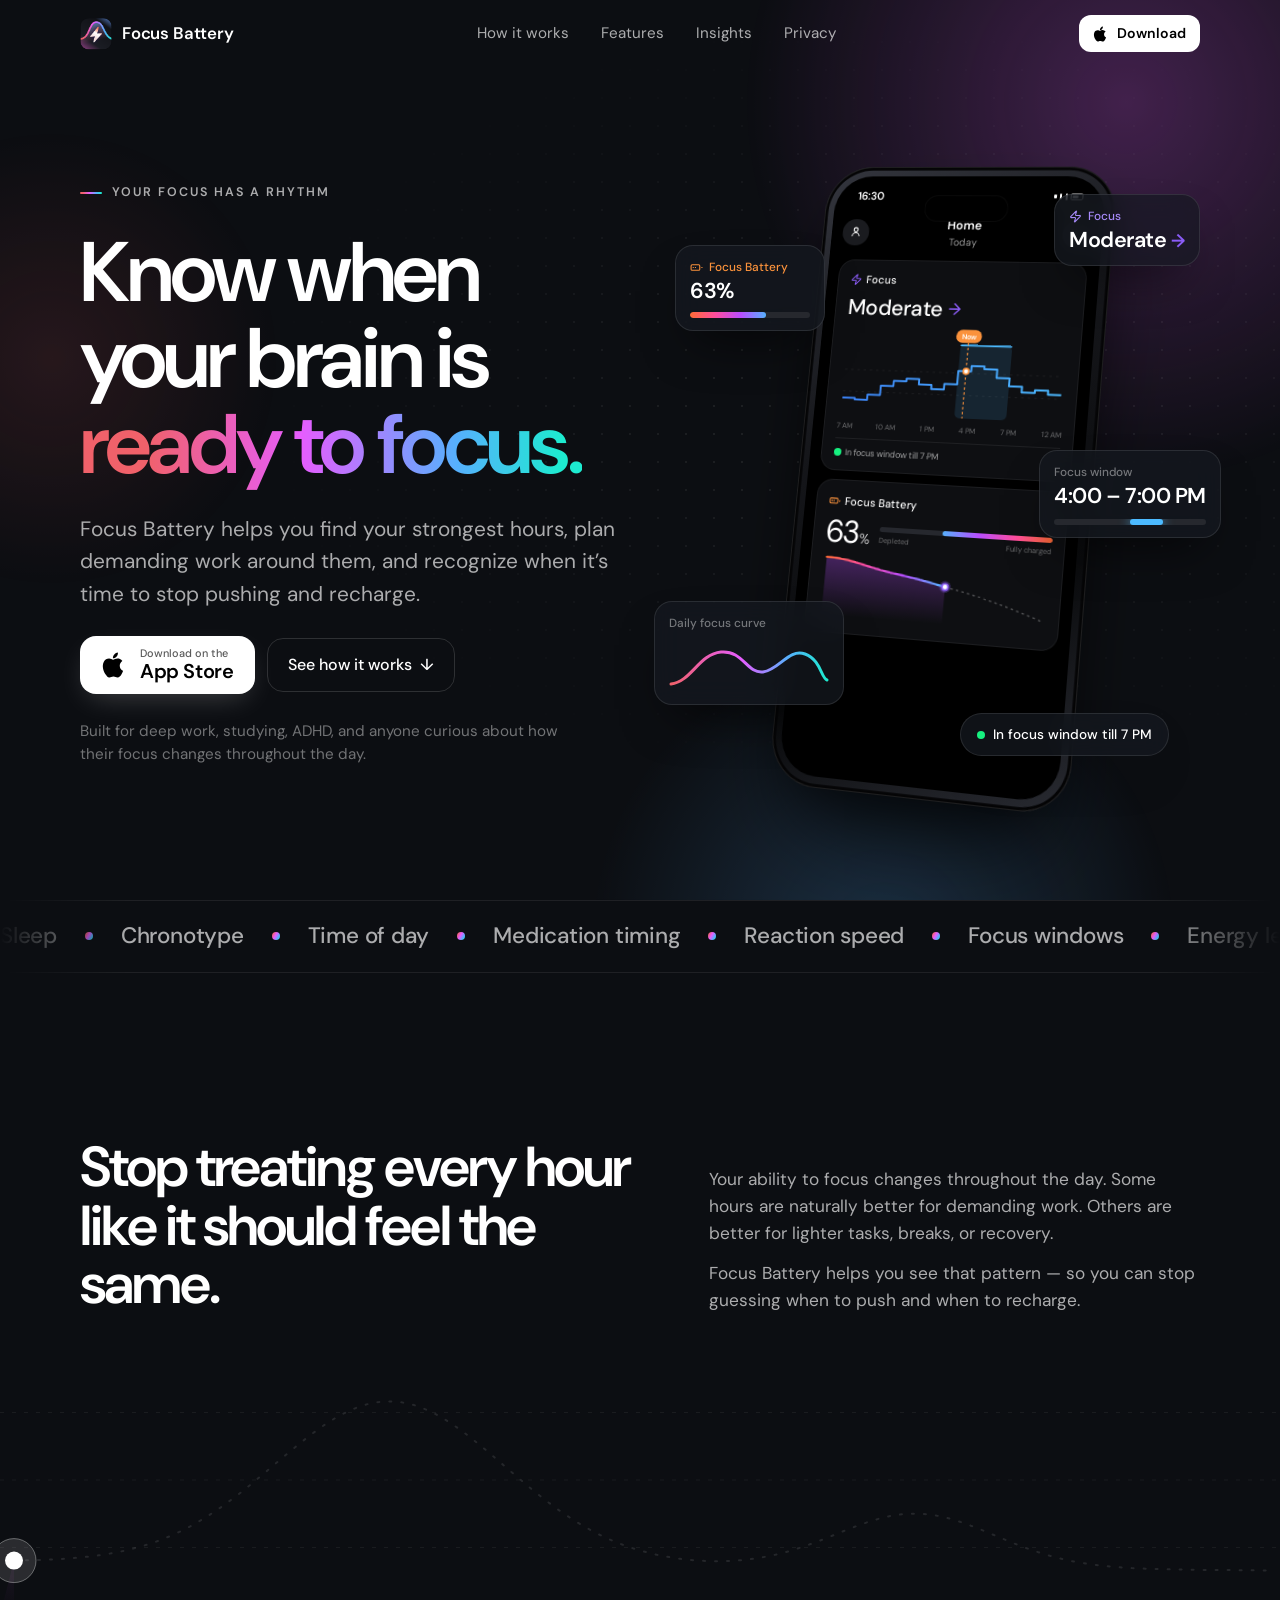
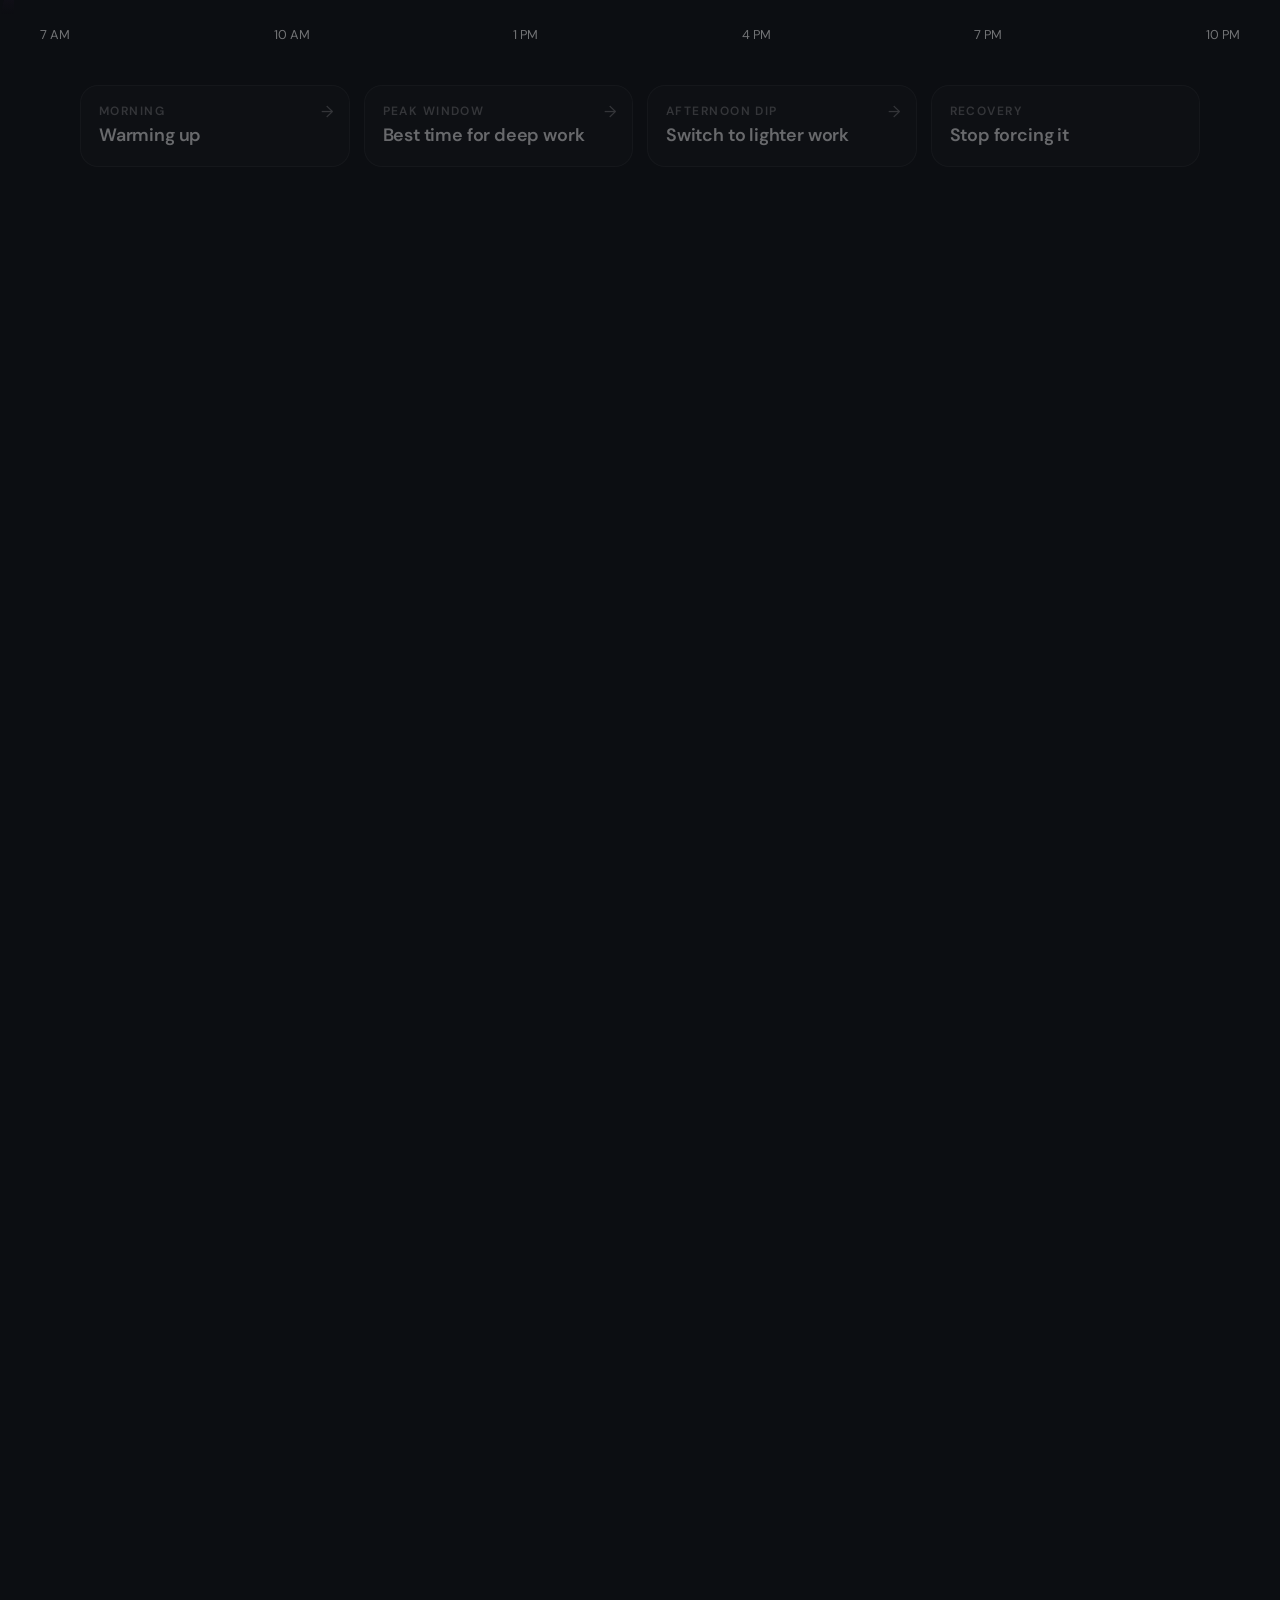
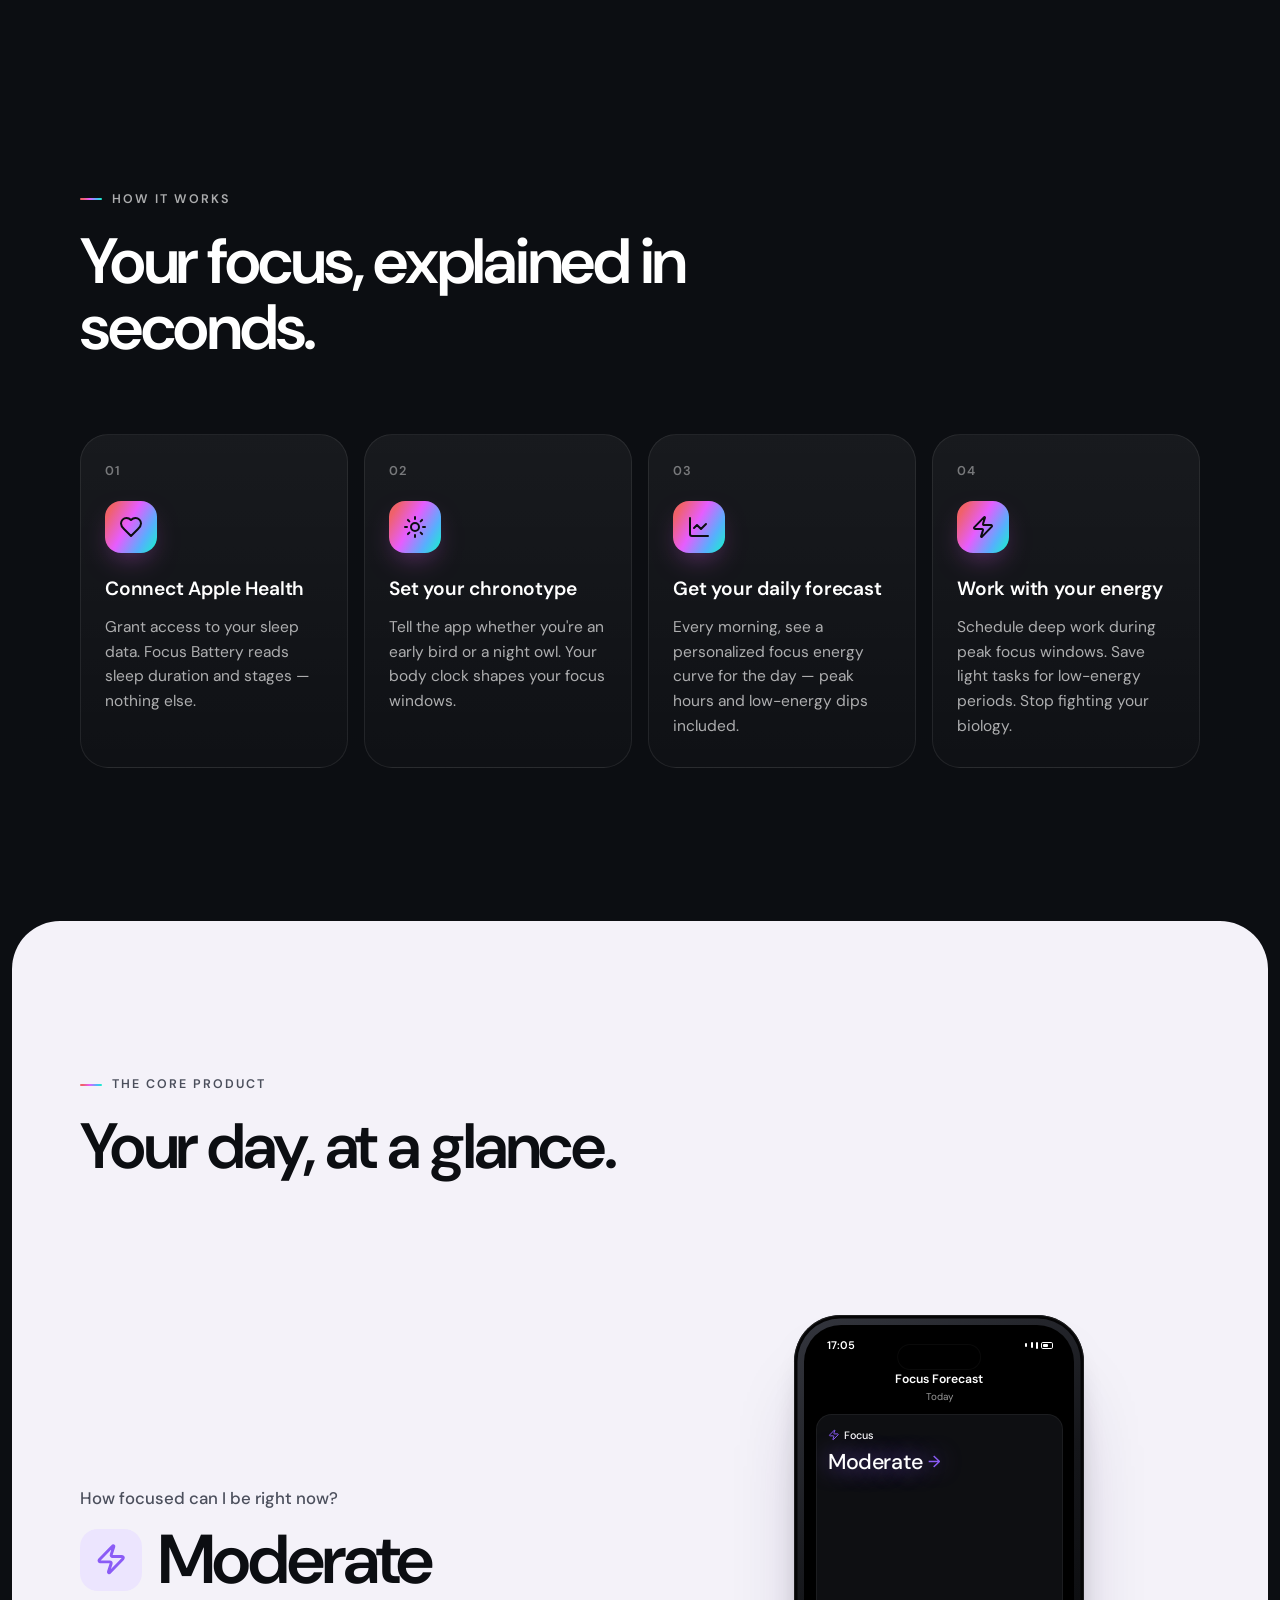
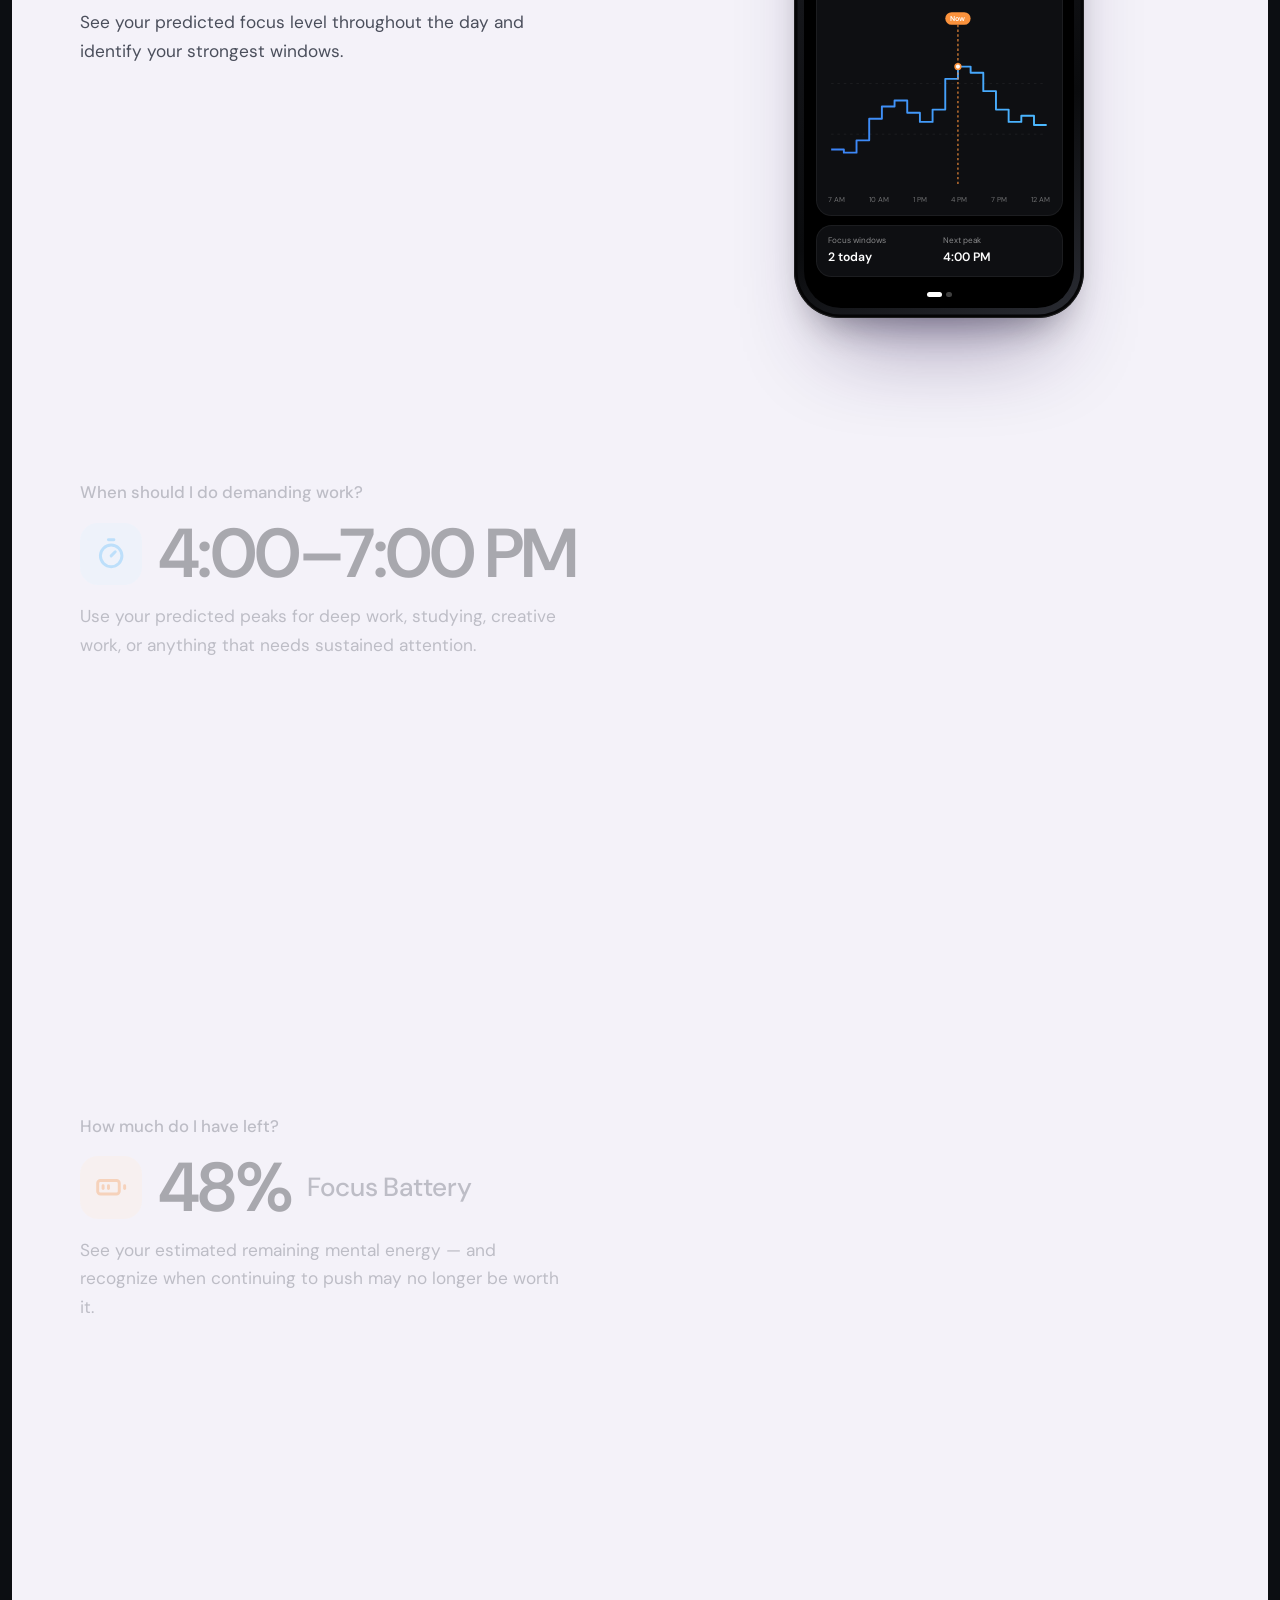
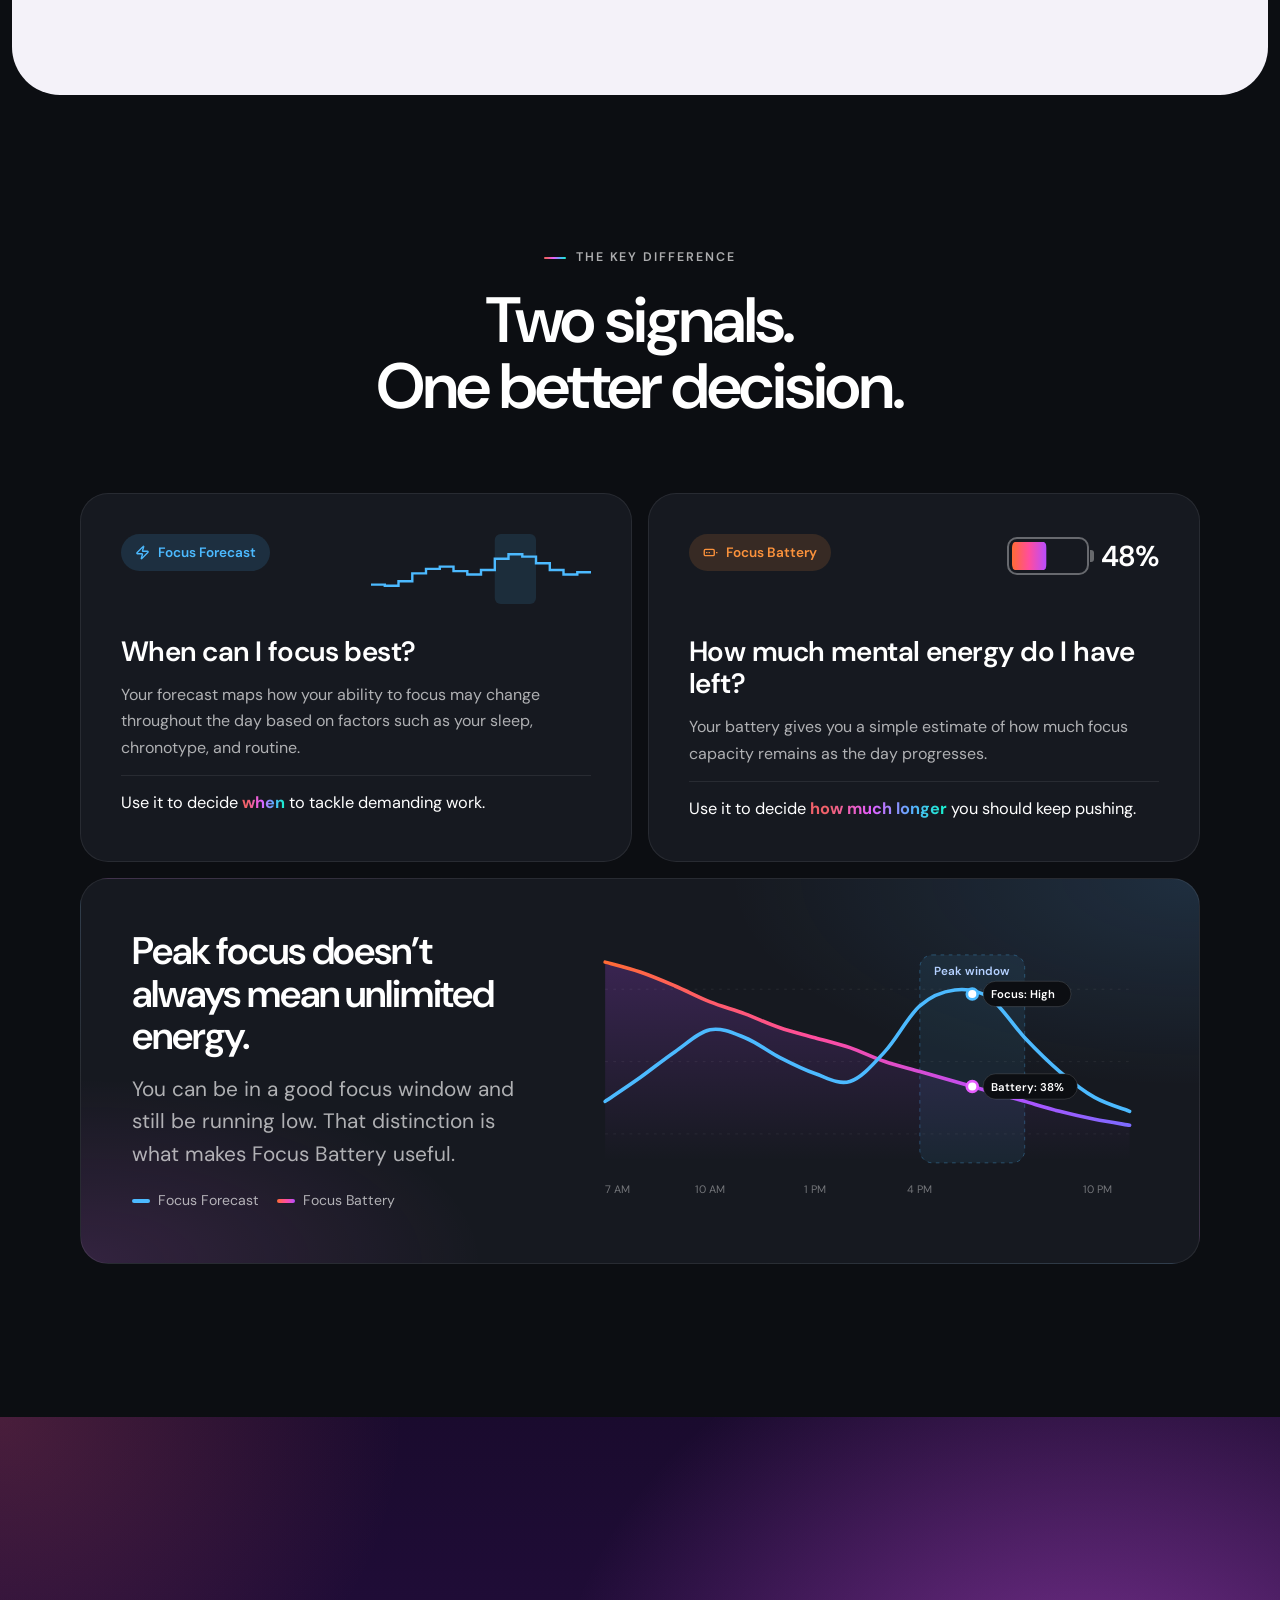
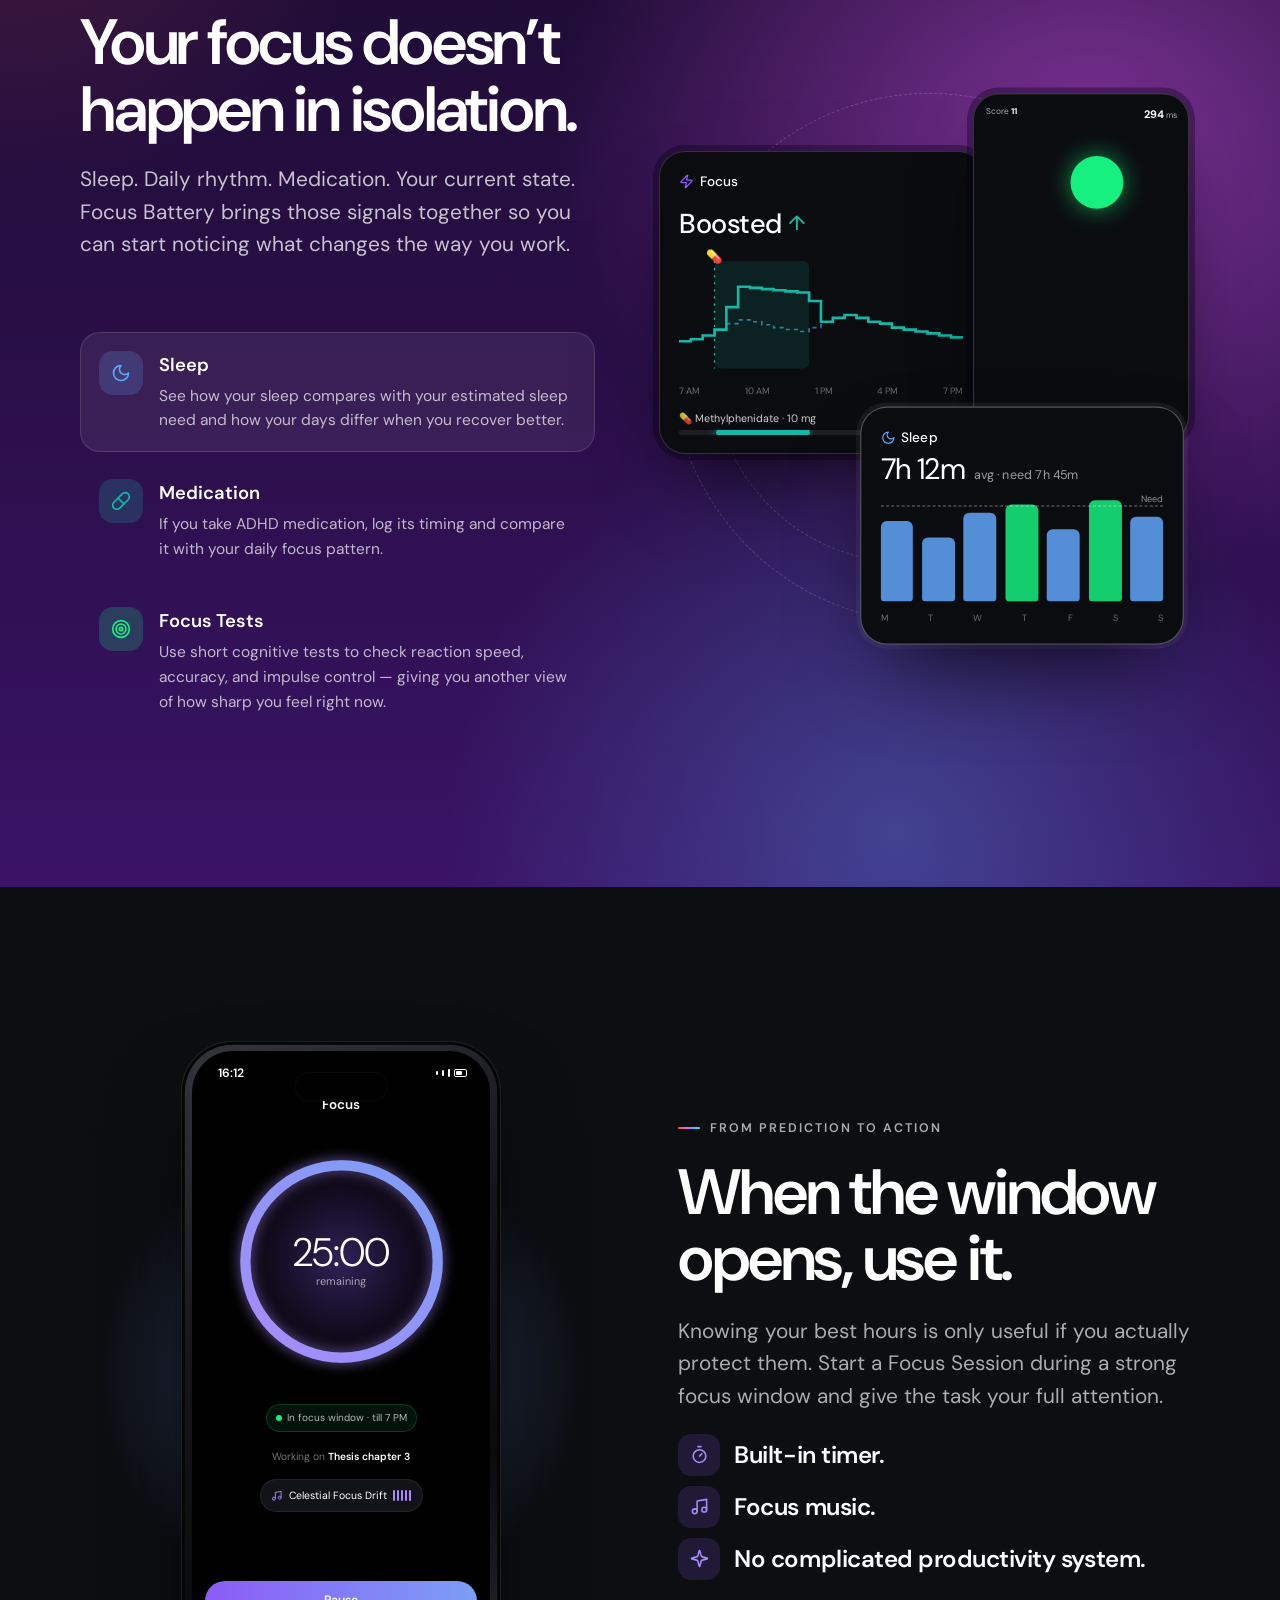
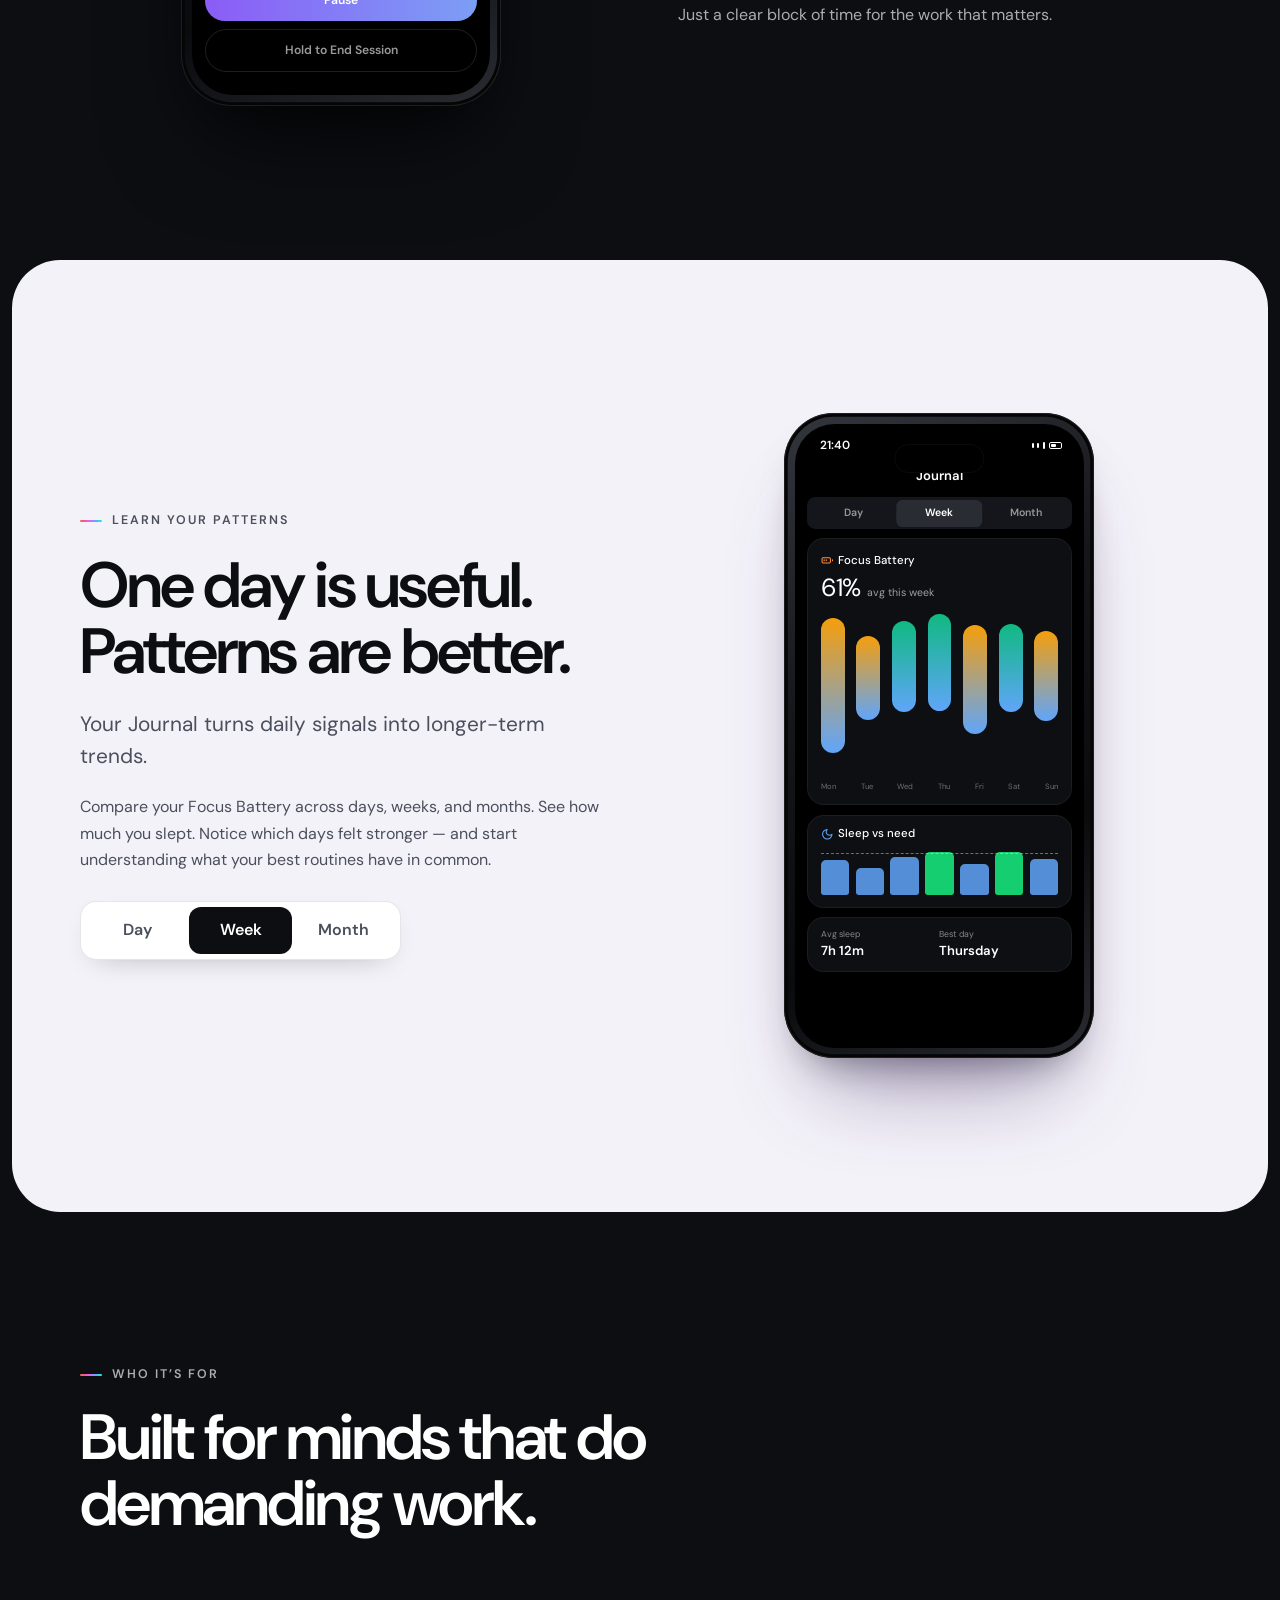
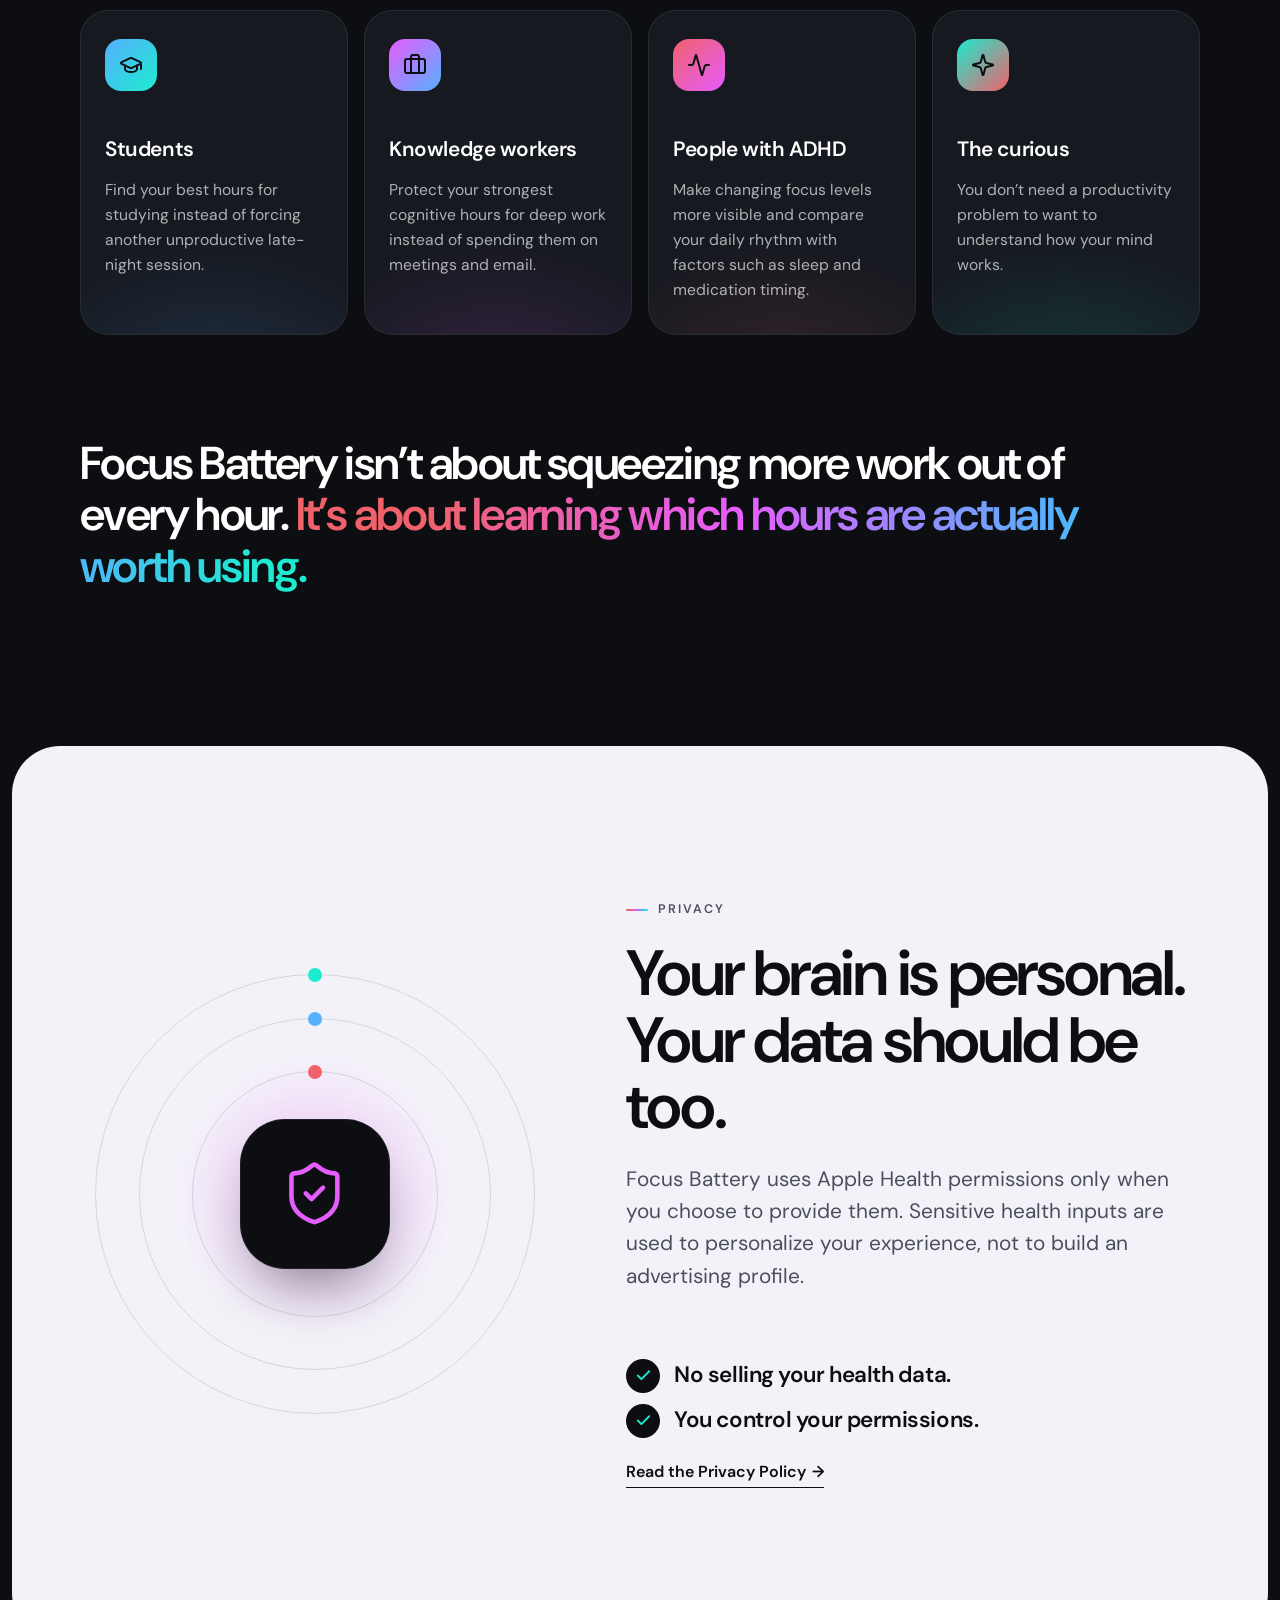
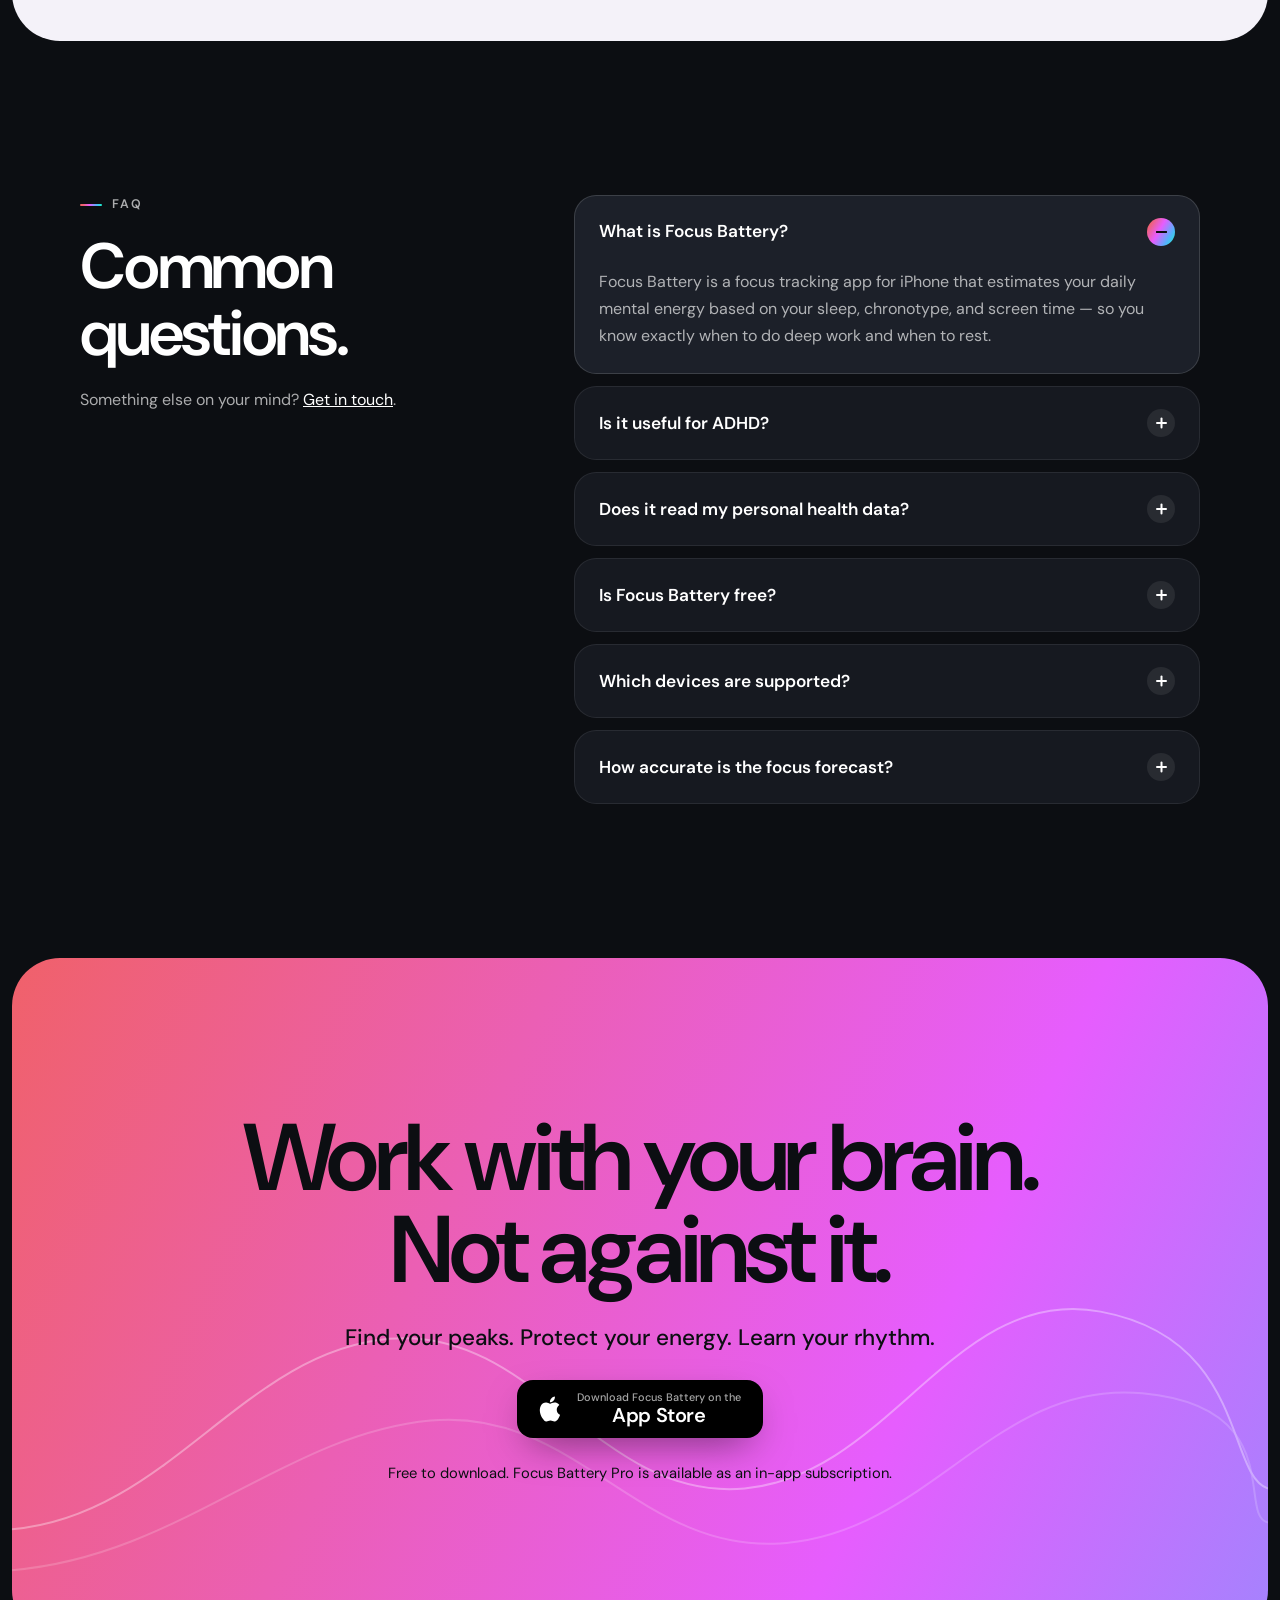
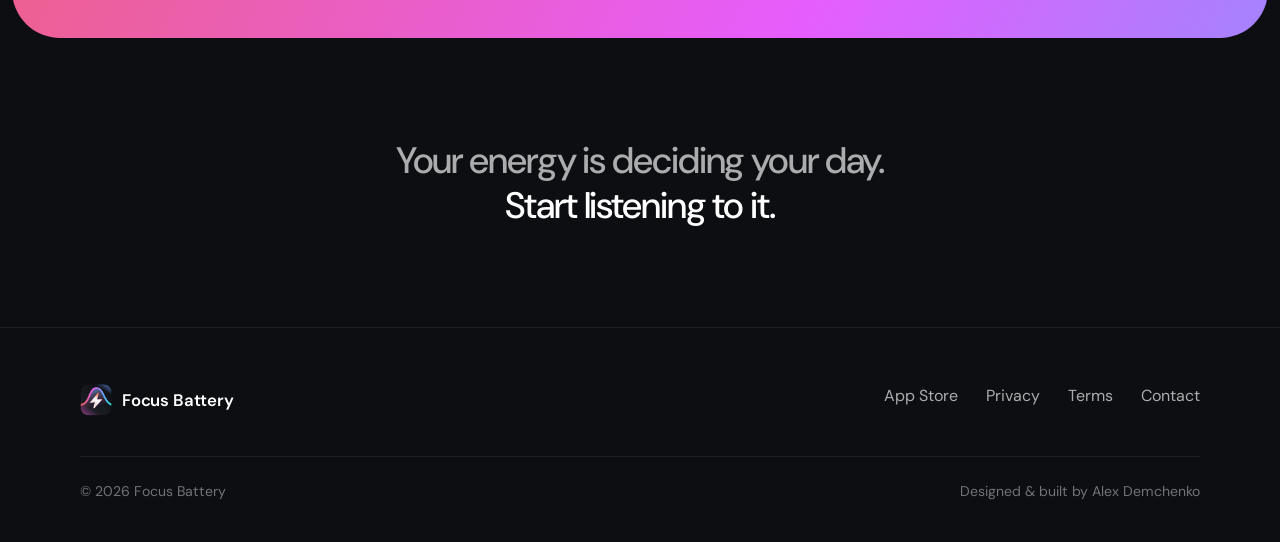
<file: index.html>
<!DOCTYPE html>
<html lang="en">
<head>
    <meta charset="UTF-8">
    <meta name="viewport" content="width=device-width, initial-scale=1.0">
    <title>Focus Battery — Focus Tracking App for iPhone</title>
    <meta name="description" content="Focus Battery shows your daily focus windows based on sleep, chronotype, and screen time. A focus energy tracker for iPhone — perfect for deep work and ADHD productivity.">
    <meta name="theme-color" content="#0C0E12">
    <link rel="canonical" href="https://focusbattery.pro/">

    <!-- Open Graph -->
    <meta property="og:title" content="Focus Battery — Focus Tracking App for iPhone">
    <meta property="og:description" content="Know when to focus and when to rest. Focus Battery tracks your mental energy and shows your best focus windows throughout the day.">
    <meta property="og:type" content="website">
    <meta property="og:url" content="https://focusbattery.pro/">
    <meta property="og:image" content="https://focusbattery.pro/assets/phone-mockup.png">
    <meta property="og:image:width" content="1200">
    <meta property="og:image:height" content="630">
    <meta property="og:site_name" content="Focus Battery">
    <meta property="og:locale" content="en_US">

    <!-- Twitter Card -->
    <meta name="twitter:card" content="summary_large_image">
    <meta name="twitter:title" content="Focus Battery — Focus Tracking App for iPhone">
    <meta name="twitter:description" content="Know when to focus and when to rest. Focus Battery tracks your mental energy and shows your best focus windows throughout the day.">
    <meta name="twitter:image" content="https://focusbattery.pro/assets/phone-mockup.png">

    <!-- Favicon -->
    <link rel="icon" type="image/png" href="assets/logo.png">
    <link rel="apple-touch-icon" href="assets/logo.png">

    <!-- Fonts -->
    <link rel="preconnect" href="https://fonts.googleapis.com">
    <link rel="preconnect" href="https://fonts.gstatic.com" crossorigin>
    <link href="https://fonts.googleapis.com/css2?family=DM+Sans:ital,opsz,wght@0,9..40,100..1000;1,9..40,100..1000&display=swap" rel="stylesheet">

    <!-- Styles -->
    <link rel="stylesheet" href="assets/css/site.css">
    <link rel="stylesheet" href="assets/css/home.css">

    <!-- Structured Data -->
    <script type="application/ld+json">
    {
      "@context": "https://schema.org",
      "@type": "MobileApplication",
      "name": "Focus Battery",
      "description": "Focus Battery tracks your mental energy based on sleep, chronotype, and screen time to show your daily focus windows. A focus tracking app for iPhone designed for deep work and ADHD productivity.",
      "url": "https://focusbattery.pro/",
      "applicationCategory": "HealthApplication",
      "operatingSystem": "iOS",
      "offers": {
        "@type": "Offer",
        "price": "0",
        "priceCurrency": "USD"
      },
      "installUrl": "https://apps.apple.com/us/app/focus-battery/id6755793734",
      "screenshot": "https://focusbattery.pro/assets/phone-mockup.png",
      "featureList": [
        "Daily focus energy forecast",
        "Sleep-based focus tracking",
        "Chronotype-aware scheduling",
        "Screen time analysis",
        "Focus window predictions",
        "ADHD-friendly productivity insights"
      ],
      "publisher": {
        "@type": "Organization",
        "name": "Focus Battery",
        "url": "https://focusbattery.pro/"
      }
    }
    </script>
    <script type="application/ld+json">
    {
      "@context": "https://schema.org",
      "@type": "FAQPage",
      "mainEntity": [
        { "@type": "Question", "name": "What is Focus Battery?", "acceptedAnswer": { "@type": "Answer", "text": "Focus Battery is a focus tracking app for iPhone that estimates your daily mental energy based on your sleep, chronotype, and screen time — so you know exactly when to do deep work and when to rest." } },
        { "@type": "Question", "name": "Is it useful for ADHD?", "acceptedAnswer": { "@type": "Answer", "text": "Yes. Many users with ADHD find it especially helpful because focus energy is harder to predict and manage. The app surfaces your best focus windows so you can plan around them rather than forcing productivity at the wrong times." } },
        { "@type": "Question", "name": "Does it read my personal health data?", "acceptedAnswer": { "@type": "Answer", "text": "Focus Battery reads sleep data from Apple Health with your permission. It never writes to HealthKit, never stores your data on external servers, and never shares it with third parties. Everything stays on your device." } },
        { "@type": "Question", "name": "Is Focus Battery free?", "acceptedAnswer": { "@type": "Answer", "text": "The core focus tracking features are free. An optional Focus Battery Pro subscription unlocks advanced insights and personalization. No ads, ever." } },
        { "@type": "Question", "name": "Which devices are supported?", "acceptedAnswer": { "@type": "Answer", "text": "Focus Battery is available on iPhone and requires iOS 16 or later. Download it from the App Store." } },
        { "@type": "Question", "name": "How accurate is the focus forecast?", "acceptedAnswer": { "@type": "Answer", "text": "The forecast improves as the app learns your patterns over time. It combines sleep quality, your chronotype, and usage data to build a model tailored to your personal energy rhythm." } }
      ]
    }
    </script>
    <script>document.documentElement.classList.add('js');</script>
</head>
<body>
    <a class="skip-link" href="#main">Skip to content</a>

    <!-- SVG icon set (lucide-style, same family as the app) -->
    <svg width="0" height="0" style="position:absolute" aria-hidden="true">
        <defs>
            <symbol id="i-apple" viewBox="0 0 24 24"><path fill="currentColor" d="M18.71 19.5C17.88 20.74 17 21.95 15.66 21.97C14.32 22 13.89 21.18 12.37 21.18C10.84 21.18 10.37 21.95 9.1 22C7.79 22.05 6.8 20.68 5.96 19.47C4.25 17 2.94 12.45 4.7 9.39C5.57 7.87 7.13 6.91 8.82 6.88C10.1 6.86 11.32 7.75 12.11 7.75C12.89 7.75 14.37 6.68 15.92 6.84C16.57 6.87 18.39 7.1 19.56 8.82C19.47 8.88 17.39 10.1 17.41 12.63C17.44 15.65 20.06 16.66 20.09 16.67C20.06 16.74 19.67 18.11 18.71 19.5ZM13 3.5C13.73 2.67 14.94 2.04 15.94 2C16.07 3.17 15.6 4.35 14.9 5.19C14.21 6.04 13.07 6.7 11.95 6.61C11.8 5.46 12.36 4.26 13 3.5Z"/></symbol>
            <symbol id="i-zap" viewBox="0 0 24 24"><path d="M4 14a1 1 0 0 1-.78-1.63l9.9-10.2a.5.5 0 0 1 .86.46l-1.92 6.02A1 1 0 0 0 13 10h7a1 1 0 0 1 .78 1.63l-9.9 10.2a.5.5 0 0 1-.86-.46l1.92-6.02A1 1 0 0 0 11 14z"/></symbol>
            <symbol id="i-battery" viewBox="0 0 24 24"><rect x="2" y="7" width="16" height="10" rx="2"/><path d="M22 11v2"/><path d="M6 11v2"/><path d="M10 11v2"/></symbol>
            <symbol id="i-moon" viewBox="0 0 24 24"><path d="M12 3a6 6 0 0 0 9 9 9 9 0 1 1-9-9Z"/></symbol>
            <symbol id="i-pill" viewBox="0 0 24 24"><path d="m10.5 20.5 10-10a4.95 4.95 0 1 0-7-7l-10 10a4.95 4.95 0 1 0 7 7Z"/><path d="m8.5 8.5 7 7"/></symbol>
            <symbol id="i-target" viewBox="0 0 24 24"><circle cx="12" cy="12" r="10"/><circle cx="12" cy="12" r="6"/><circle cx="12" cy="12" r="2"/></symbol>
            <symbol id="i-timer" viewBox="0 0 24 24"><line x1="10" x2="14" y1="2" y2="2"/><line x1="12" x2="15" y1="14" y2="11"/><circle cx="12" cy="14" r="8"/></symbol>
            <symbol id="i-music" viewBox="0 0 24 24"><path d="M9 18V5l12-2v13"/><circle cx="6" cy="18" r="3"/><circle cx="18" cy="16" r="3"/></symbol>
            <symbol id="i-cap" viewBox="0 0 24 24"><path d="M21.42 10.922a1 1 0 0 0-.019-1.838L12.83 5.18a2 2 0 0 0-1.66 0L2.6 9.08a1 1 0 0 0 0 1.832l8.57 3.908a2 2 0 0 0 1.66 0z"/><path d="M22 10v6"/><path d="M6 12.5V16a6 3 0 0 0 12 0v-3.5"/></symbol>
            <symbol id="i-briefcase" viewBox="0 0 24 24"><path d="M16 20V4a2 2 0 0 0-2-2h-4a2 2 0 0 0-2 2v16"/><rect width="20" height="14" x="2" y="6" rx="2"/></symbol>
            <symbol id="i-activity" viewBox="0 0 24 24"><path d="M22 12h-2.48a2 2 0 0 0-1.93 1.46l-2.35 8.36a.25.25 0 0 1-.48 0L9.24 2.18a.25.25 0 0 0-.48 0l-2.35 8.36A2 2 0 0 1 4.49 12H2"/></symbol>
            <symbol id="i-sparkles" viewBox="0 0 24 24"><path d="M9.937 15.5A2 2 0 0 0 8.5 14.063l-6.135-1.582a.5.5 0 0 1 0-.962L8.5 9.936A2 2 0 0 0 9.937 8.5l1.582-6.135a.5.5 0 0 1 .963 0L14.063 8.5A2 2 0 0 0 15.5 9.937l6.135 1.581a.5.5 0 0 1 0 .964L15.5 14.063a2 2 0 0 0-1.437 1.437l-1.582 6.135a.5.5 0 0 1-.963 0z"/></symbol>
            <symbol id="i-shield" viewBox="0 0 24 24"><path d="M20 13c0 5-3.5 7.5-7.66 8.95a1 1 0 0 1-.67-.01C7.5 20.5 4 18 4 13V6a1 1 0 0 1 1-1c2 0 4.5-1.2 6.24-2.72a1.17 1.17 0 0 1 1.52 0C14.51 3.81 17 5 19 5a1 1 0 0 1 1 1z"/><path d="m9 12 2 2 4-4"/></symbol>
            <symbol id="i-check" viewBox="0 0 24 24"><path d="M20 6 9 17l-5-5"/></symbol>
            <symbol id="i-user" viewBox="0 0 24 24"><circle cx="12" cy="8" r="4"/><path d="M5 21a7 7 0 0 1 14 0"/></symbol>
            <symbol id="i-gear" viewBox="0 0 24 24"><circle cx="12" cy="12" r="3"/><path d="M12 2v3M12 19v3M4.2 4.2l2.1 2.1M17.7 17.7l2.1 2.1M2 12h3M19 12h3M4.2 19.8l2.1-2.1M17.7 6.3l2.1-2.1"/></symbol>
            <symbol id="i-heart" viewBox="0 0 24 24"><path d="M19 14c1.49-1.46 3-3.21 3-5.5A5.5 5.5 0 0 0 16.5 3c-1.76 0-3 .5-4.5 2-1.5-1.5-2.74-2-4.5-2A5.5 5.5 0 0 0 2 8.5c0 2.3 1.5 4.05 3 5.5l7 7Z"/></symbol>
            <symbol id="i-sun" viewBox="0 0 24 24"><circle cx="12" cy="12" r="4"/><path d="M12 2v2M12 20v2M4.93 4.93l1.41 1.41M17.66 17.66l1.41 1.41M2 12h2M20 12h2M6.34 17.66l-1.41 1.41M19.07 4.93l-1.41 1.41"/></symbol>
            <symbol id="i-chart" viewBox="0 0 24 24"><path d="M3 3v16a2 2 0 0 0 2 2h16"/><path d="m19 9-5 5-4-4-3 3"/></symbol>
        </defs>
    </svg>

    <!-- 01 — Navigation -->
    <header class="nav" id="nav">
        <div class="wrap nav-inner">
            <a href="#top" class="brand" aria-label="Focus Battery — back to top">
                <img src="assets/logo.png" alt="" width="32" height="32">
                <span>Focus Battery</span>
            </a>
            <nav aria-label="Main">
                <ul class="nav-links" id="nav-links">
                    <li><a href="#how-it-works">How it works</a></li>
                    <li><a href="#features">Features</a></li>
                    <li><a href="#insights">Insights</a></li>
                    <li><a href="#privacy">Privacy</a></li>
                </ul>
            </nav>
            <div class="nav-cta">
                <a class="btn-store sm" href="https://apps.apple.com/us/app/focus-battery/id6755793734" target="_blank" rel="noopener noreferrer" aria-label="Download Focus Battery on the App Store">
                    <svg aria-hidden="true"><use href="#i-apple"/></svg>
                    <span class="s-text">Download</span>
                </a>
                <button class="nav-toggle" type="button" aria-label="Open menu" aria-expanded="false" aria-controls="nav-links"><span></span></button>
            </div>
        </div>
    </header>

    <main id="main">

        <!-- 02 — Hero -->
        <section class="hero" id="top" aria-label="Introduction">
            <div class="hero-aurora" aria-hidden="true"><i></i><i></i><i></i></div>
            <div class="wrap hero-grid">
                <div class="hero-copy">
                    <p class="eyebrow hero-in" style="--d:.05s">Your focus has a rhythm</p>
                    <h1 class="h-display hero-in" style="--d:.15s">Know when your brain is <span class="grad-text">ready to focus.</span></h1>
                    <p class="lead hero-in" style="--d:.3s">Focus Battery helps you find your strongest hours, plan demanding work around them, and recognize when it’s time to stop pushing and recharge.</p>
                    <div class="hero-ctas hero-in" style="--d:.45s">
                        <a class="btn-store" href="https://apps.apple.com/us/app/focus-battery/id6755793734" target="_blank" rel="noopener noreferrer" aria-label="Download Focus Battery on the App Store">
                            <svg aria-hidden="true"><use href="#i-apple"/></svg>
                            <span><span class="s-small">Download on the</span><span class="s-large">App Store</span></span>
                        </a>
                        <a class="btn-ghost" href="#how-it-works">See how it works <span class="arrow" aria-hidden="true">↓</span></a>
                    </div>
                    <p class="hero-support hero-in" style="--d:.6s">Built for deep work, studying, ADHD, and anyone curious about how their focus changes throughout the day.</p>
                </div>

                <div class="hero-visual" aria-label="Focus Battery app home screen showing a Moderate focus level, a daily focus forecast and a 63% Focus Battery">
                    <div class="hero-stage" data-tilt>
                        <!-- Phone. To use a video later: upload it to assets/ and uncomment the <source> line below. -->
                        <div class="phone hero-phone" data-video-phone>
                            <div class="phone-screen">
                                <div class="app" aria-hidden="true">
                                    <div class="app-status"><span>16:30</span><i><s style="height:.35em"></s><s style="height:.5em"></s><s style="height:.65em"></s><b></b></i></div>
                                    <div class="app-top">
                                        <span class="circle-btn"><svg><use href="#i-user"/></svg></span>
                                        <div><div class="app-title">Home</div><div class="app-sub">Today</div></div>
                                        <span class="circle-btn"><svg><use href="#i-gear"/></svg></span>
                                    </div>
                                    <div class="app-card">
                                        <div class="app-label"><svg style="stroke:#8B5CF6"><use href="#i-zap"/></svg>Focus</div>
                                        <div class="app-level">Moderate <span class="lvl-arrow">→</span></div>
                                        <svg class="app-chart" data-chart="forecast" data-now="9.6" data-window="9,12" viewBox="0 0 280 118"></svg>
                                        <div class="app-axis"><span>7 AM</span><span>10 AM</span><span>1 PM</span><span>4 PM</span><span>7 PM</span><span>12 AM</span></div>
                                        <div class="app-note"><span class="dot"></span>In focus window till 7 PM</div>
                                    </div>
                                    <div class="app-card">
                                        <div class="app-label"><svg style="stroke:#FB923C"><use href="#i-battery"/></svg>Focus Battery</div>
                                        <div class="batt-row">
                                            <span class="app-big"><span data-count="63">63</span><small>%</small></span>
                                            <div class="batt-gauge"><div class="track"><div class="fill" style="--v:.63"></div></div><div class="ends"><span>Depleted</span><span>Fully charged</span></div></div>
                                        </div>
                                        <svg class="app-chart" data-chart="battery" data-now="0.56" data-end="63" viewBox="0 0 280 84"></svg>
                                    </div>
                                </div>
                                <video class="screen-video" muted loop playsinline autoplay preload="metadata" aria-hidden="true">
                                    <!-- <source src="assets/hero.mp4" type="video/mp4"> -->
                                </video>
                            </div>
                        </div>

                        <!-- Floating fragments of the interface -->
                        <div class="frag frag-battery" data-depth="0.6" aria-hidden="true">
                            <span class="frag-label"><svg><use href="#i-battery"/></svg>Focus Battery</span>
                            <strong><span data-count="63">63</span>%</strong>
                            <span class="mini-gauge"><i style="--v:.63"></i></span>
                        </div>
                        <div class="frag frag-level" data-depth="1" aria-hidden="true">
                            <span class="frag-label"><svg><use href="#i-zap"/></svg>Focus</span>
                            <strong>Moderate <em>→</em></strong>
                        </div>
                        <div class="frag frag-window" data-depth="0.8" aria-hidden="true">
                            <span class="frag-label">Focus window</span>
                            <strong>4:00 – 7:00 PM</strong>
                            <span class="window-bar"><i></i></span>
                        </div>
                        <div class="frag frag-curve" data-depth="1.2" aria-hidden="true">
                            <span class="frag-label">Daily focus curve</span>
                            <svg viewBox="0 0 160 52" class="mini-curve"><defs><linearGradient id="g-mini" x1="0" x2="1"><stop offset="0" stop-color="#F0616A"/><stop offset=".45" stop-color="#E65DFE"/><stop offset=".75" stop-color="#56B0FD"/><stop offset="1" stop-color="#1DEBD0"/></linearGradient></defs><path class="draw" style="--len:220" d="M2 44 C 22 42, 30 14, 52 12 S 78 34, 94 32 S 120 8, 136 14 S 152 38, 158 40" fill="none" stroke="url(#g-mini)" stroke-width="3" stroke-linecap="round"/></svg>
                        </div>
                        <div class="frag frag-pill" data-depth="0.7" aria-hidden="true">
                            <span class="dot"></span>In focus window till 7 PM
                        </div>
                    </div>
                </div>
            </div>
        </section>

        <!-- Signals ticker -->
        <div class="ticker" aria-hidden="true">
            <div class="ticker-track">
                <span>Sleep</span><i></i><span>Chronotype</span><i></i><span>Time of day</span><i></i><span>Medication timing</span><i></i><span>Reaction speed</span><i></i><span>Focus windows</span><i></i><span>Energy left</span><i></i><span>Daily reflections</span><i></i>
                <span>Sleep</span><i></i><span>Chronotype</span><i></i><span>Time of day</span><i></i><span>Medication timing</span><i></i><span>Reaction speed</span><i></i><span>Focus windows</span><i></i><span>Energy left</span><i></i><span>Daily reflections</span><i></i>
            </div>
        </div>

        <!-- 03 — Reframe the problem -->
        <section class="reframe" id="rhythm" aria-labelledby="reframe-title">
            <div class="reframe-sticky">
                <div class="wrap reframe-head">
                    <h2 class="h-section reveal" id="reframe-title">Stop treating every hour like it should feel the same.</h2>
                    <div class="reframe-text reveal" style="--d:.1s">
                        <p class="lead">Your ability to focus changes throughout the day. Some hours are naturally better for demanding work. Others are better for lighter tasks, breaks, or recovery.</p>
                        <p class="lead">Focus Battery helps you see that pattern — so you can stop guessing when to push and when to recharge.</p>
                    </div>
                </div>
                <div class="reframe-chart">
                    <svg viewBox="0 0 1440 300" class="rhythm-svg" id="rhythm-svg" aria-hidden="true">
                        <defs>
                            <linearGradient id="g-rhythm" x1="0" x2="1" y1="0" y2="0">
                                <stop offset=".13" stop-color="#F0616A"/><stop offset=".44" stop-color="#E65DFE"/><stop offset=".75" stop-color="#56B0FD"/><stop offset=".96" stop-color="#1DEBD0"/>
                            </linearGradient>
                            <linearGradient id="g-rhythm-fill" x1="0" x2="0" y1="0" y2="1">
                                <stop offset="0" stop-color="#E65DFE" stop-opacity=".28"/><stop offset="1" stop-color="#E65DFE" stop-opacity="0"/>
                            </linearGradient>
                            <clipPath id="clip-rhythm"><rect x="0" y="0" width="0" height="2000" id="clip-rhythm-rect"/></clipPath>
                        </defs>
                        <g class="rhythm-grid" id="rhythm-grid"></g>
                        <path id="rhythm-fill" clip-path="url(#clip-rhythm)" fill="url(#g-rhythm-fill)" d=""/>
                        <path id="rhythm-ghost" class="rhythm-ghost" d=""/>
                        <path id="rhythm-line" class="rhythm-line" d=""/>
                        <circle id="rhythm-dot" r="9" class="rhythm-dot"/>
                        <circle id="rhythm-dot-halo" r="22" class="rhythm-dot-halo"/>
                    </svg>
                    <div class="rhythm-axis wrap" aria-hidden="true"><span>7 AM</span><span>10 AM</span><span>1 PM</span><span>4 PM</span><span>7 PM</span><span>10 PM</span></div>
                </div>
                <ol class="wrap phases" aria-label="How focus typically changes through the day">
                    <li class="phase" data-at="0.12"><span class="phase-time">Morning</span><strong>Warming up</strong></li>
                    <li class="phase" data-at="0.34"><span class="phase-time">Peak window</span><strong>Best time for deep work</strong></li>
                    <li class="phase" data-at="0.58"><span class="phase-time">Afternoon dip</span><strong>Switch to lighter work</strong></li>
                    <li class="phase" data-at="0.86"><span class="phase-time">Recovery</span><strong>Stop forcing it</strong></li>
                </ol>
            </div>
        </section>

        <!-- How it works (kept from the original site, restyled) -->
        <section class="section how" id="how-it-works" aria-labelledby="how-title">
            <div class="wrap">
                <div class="section-head">
                    <p class="eyebrow reveal">How it works</p>
                    <h2 class="h-section reveal" id="how-title">Your focus, explained in seconds.</h2>
                </div>
                <ol class="steps">
                    <li class="step reveal" style="--d:0s">
                        <span class="step-num">01</span>
                        <span class="step-icon"><svg><use href="#i-heart"/></svg></span>
                        <h3>Connect Apple Health</h3>
                        <p>Grant access to your sleep data. Focus Battery reads sleep duration and stages — nothing else.</p>
                    </li>
                    <li class="step reveal" style="--d:.08s">
                        <span class="step-num">02</span>
                        <span class="step-icon"><svg><use href="#i-sun"/></svg></span>
                        <h3>Set your chronotype</h3>
                        <p>Tell the app whether you're an early bird or a night owl. Your body clock shapes your focus windows.</p>
                    </li>
                    <li class="step reveal" style="--d:.16s">
                        <span class="step-num">03</span>
                        <span class="step-icon"><svg><use href="#i-chart"/></svg></span>
                        <h3>Get your daily forecast</h3>
                        <p>Every morning, see a personalized focus energy curve for the day — peak hours and low-energy dips included.</p>
                    </li>
                    <li class="step reveal" style="--d:.24s">
                        <span class="step-num">04</span>
                        <span class="step-icon"><svg><use href="#i-zap"/></svg></span>
                        <h3>Work with your energy</h3>
                        <p>Schedule deep work during peak focus windows. Save light tasks for low-energy periods. Stop fighting your biology.</p>
                    </li>
                </ol>
            </div>
        </section>

        <!-- 04 — The core product -->
        <section data-nav-light class="section light sheet core" id="features" aria-labelledby="core-title">
            <div class="wrap">
                <div class="section-head">
                    <p class="eyebrow reveal">The core product</p>
                    <h2 class="h-section reveal" id="core-title">Your day, at a glance.</h2>
                    <p class="lead reveal">Focus Battery turns your daily rhythm into three simple signals.</p>
                </div>

                <div class="core-grid">
                    <div class="core-stage">
                        <div class="core-sticky">
                            <div class="phone core-phone" data-state="0" aria-hidden="true">
                                <div class="phone-screen">
                                    <div class="app core-app">
                                        <div class="app-status"><span>17:05</span><i><s style="height:.35em"></s><s style="height:.5em"></s><s style="height:.65em"></s><b></b></i></div>
                                        <div class="core-pages">
                                            <!-- Page 1: Focus Forecast -->
                                            <div class="core-page page-forecast">
                                                <div class="app-top"><span></span><div><div class="app-title">Focus Forecast</div><div class="app-sub">Today</div></div><span></span></div>
                                                <div class="app-card tall">
                                                    <div class="app-label"><svg style="stroke:#8B5CF6"><use href="#i-zap"/></svg>Focus</div>
                                                    <div class="app-level core-level">Moderate <span class="lvl-arrow">→</span></div>
                                                    <div class="window-chip"><span>Peak window</span><strong>4:00–7:00 PM</strong></div>
                                                    <svg class="app-chart" data-chart="forecast" data-now="10" data-window="9,12" viewBox="0 0 280 230"></svg>
                                                    <div class="app-axis"><span>7 AM</span><span>10 AM</span><span>1 PM</span><span>4 PM</span><span>7 PM</span><span>12 AM</span></div>
                                                </div>
                                                <div class="app-card mini-row">
                                                    <div><span class="k">Focus windows</span><span class="v">2 today</span></div>
                                                    <div><span class="k">Next peak</span><span class="v">4:00 PM</span></div>
                                                </div>
                                            </div>
                                            <!-- Page 2: Focus Battery -->
                                            <div class="core-page page-battery">
                                                <div class="app-top"><span></span><div><div class="app-title">Focus Battery</div><div class="app-sub">Today</div></div><span></span></div>
                                                <div class="app-card tall batt-card">
                                                    <div class="batt-ring">
                                                        <svg viewBox="0 0 120 120">
                                                            <defs><linearGradient id="g-ring" x1="0" x2="1" y1="1" y2="0"><stop offset="0" stop-color="#FF6B35"/><stop offset=".35" stop-color="#FF4D9E"/><stop offset=".65" stop-color="#B84DFF"/><stop offset="1" stop-color="#4DBAFF"/></linearGradient></defs>
                                                            <circle cx="60" cy="60" r="50" class="ring-track"/>
                                                            <circle cx="60" cy="60" r="50" class="ring-fill" pathLength="100" style="--v:48"/>
                                                        </svg>
                                                        <div class="batt-ring-label"><span class="app-big"><span data-count="48">48</span><small>%</small></span><span class="app-sub">remaining</span></div>
                                                    </div>
                                                    <svg class="app-chart" data-chart="battery" data-now="0.7" data-end="48" viewBox="0 0 280 110"></svg>
                                                    <div class="app-axis"><span>7 AM</span><span>12 PM</span><span>5 PM</span><span>11 PM</span></div>
                                                    <div class="app-note"><span class="dot" style="background:#FB923C"></span>Lighter tasks recommended after 7 PM</div>
                                                </div>
                                            </div>
                                        </div>
                                        <div class="page-dots"><i></i><i></i></div>
                                    </div>
                                </div>
                            </div>
                        </div>
                    </div>

                    <div class="core-steps">
                        <article class="core-step" data-step="0">
                            <p class="core-q">How focused can I be right now?</p>
                            <p class="core-a"><span class="core-a-icon" style="--c:#8B5CF6"><svg><use href="#i-zap"/></svg></span>Moderate</p>
                            <p class="body">See your predicted focus level throughout the day and identify your strongest windows.</p>
                        </article>
                        <article class="core-step" data-step="1">
                            <p class="core-q">When should I do demanding work?</p>
                            <p class="core-a"><span class="core-a-icon" style="--c:#4CBAFF"><svg><use href="#i-timer"/></svg></span>4:00–7:00 PM</p>
                            <p class="body">Use your predicted peaks for deep work, studying, creative work, or anything that needs sustained attention.</p>
                        </article>
                        <article class="core-step" data-step="2">
                            <p class="core-q">How much do I have left?</p>
                            <p class="core-a"><span class="core-a-icon" style="--c:#FB923C"><svg><use href="#i-battery"/></svg></span>48% <small>Focus Battery</small></p>
                            <p class="body">See your estimated remaining mental energy — and recognize when continuing to push may no longer be worth it.</p>
                        </article>
                    </div>
                </div>
            </div>
        </section>

        <!-- 05 — Two signals -->
        <section class="section signals" aria-labelledby="signals-title">
            <div class="wrap">
                <div class="section-head center">
                    <p class="eyebrow reveal">The key difference</p>
                    <h2 class="h-section reveal" id="signals-title">Two signals.<br>One better decision.</h2>
                </div>

                <div class="signal-cards">
                    <article class="signal-card reveal">
                        <div class="signal-top">
                            <span class="tag" style="--c:#4CBAFF"><svg><use href="#i-zap"/></svg>Focus Forecast</span>
                            <svg class="signal-viz" viewBox="0 0 220 70" data-chart="mini-forecast" aria-hidden="true"></svg>
                        </div>
                        <h3 class="h-card">When can I focus best?</h3>
                        <p class="body">Your forecast maps how your ability to focus may change throughout the day based on factors such as your sleep, chronotype, and routine.</p>
                        <p class="signal-use">Use it to decide <strong>when</strong> to tackle demanding work.</p>
                    </article>
                    <article class="signal-card reveal" style="--d:.1s">
                        <div class="signal-top">
                            <span class="tag" style="--c:#FB923C"><svg><use href="#i-battery"/></svg>Focus Battery</span>
                            <div class="signal-battery" aria-hidden="true"><div class="cell"><i></i></div><span><span data-count="48">48</span>%</span></div>
                        </div>
                        <h3 class="h-card">How much mental energy do I have left?</h3>
                        <p class="body">Your battery gives you a simple estimate of how much focus capacity remains as the day progresses.</p>
                        <p class="signal-use">Use it to decide <strong>how much longer</strong> you should keep pushing.</p>
                    </article>
                </div>

                <div class="dual reveal">
                    <div class="dual-copy">
                        <p class="dual-kicker">Peak focus doesn’t always mean unlimited energy.</p>
                        <p class="lead">You can be in a good focus window and still be running low. That distinction is what makes Focus Battery useful.</p>
                        <ul class="dual-legend" aria-hidden="true">
                            <li><i style="background:#4CBAFF"></i>Focus Forecast</li>
                            <li><i style="background:linear-gradient(90deg,#FF6B35,#FF4D9E,#B84DFF)"></i>Focus Battery</li>
                        </ul>
                    </div>
                    <div class="dual-chart">
                        <svg viewBox="0 0 640 300" aria-label="Chart: the focus forecast peaks between 4 and 7 PM while the focus battery keeps draining to around 35%">
                            <defs>
                                <linearGradient id="g-batt" x1="0" x2="1"><stop offset="0" stop-color="#FF6B35"/><stop offset=".4" stop-color="#FF4D9E"/><stop offset=".75" stop-color="#B84DFF"/><stop offset="1" stop-color="#7C6CFF"/></linearGradient>
                                <linearGradient id="g-batt-fill" x1="0" x2="0" y1="0" y2="1"><stop offset="0" stop-color="#B84DFF" stop-opacity=".22"/><stop offset="1" stop-color="#B84DFF" stop-opacity="0"/></linearGradient>
                            </defs>
                            <g class="dual-grid"><line x1="40" x2="620" y1="60" y2="60"/><line x1="40" x2="620" y1="140" y2="140"/><line x1="40" x2="620" y1="220" y2="220"/></g>
                            <rect class="dual-window" x="388" y="22" width="116" height="230" rx="14"/>
                            <text class="dual-window-label" x="446" y="44" text-anchor="middle">Peak window</text>
                            <g data-chart="dual"></g>
                            <g class="dual-axis"><text x="40" y="285">7 AM</text><text x="156" y="285" text-anchor="middle">10 AM</text><text x="272" y="285" text-anchor="middle">1 PM</text><text x="388" y="285" text-anchor="middle">4 PM</text><text x="600" y="285" text-anchor="end">10 PM</text></g>
                        </svg>
                    </div>
                </div>
            </div>
        </section>

        <!-- 06 — What shapes your focus -->
        <section class="section shapes" aria-labelledby="shapes-title">
            <div class="shapes-bg" aria-hidden="true"></div>
            <div class="wrap shapes-grid">
                <div class="shapes-copy">
                    <div class="section-head">
                        <p class="eyebrow reveal">What shapes your focus</p>
                        <h2 class="h-section reveal" id="shapes-title">Your focus doesn’t happen in isolation.</h2>
                        <p class="lead reveal">Sleep. Daily rhythm. Medication. Your current state. Focus Battery brings those signals together so you can start noticing what changes the way you work.</p>
                    </div>
                    <ul class="shape-list">
                        <li class="shape-item reveal" data-panel="sleep">
                            <span class="shape-icon" style="--c:#60A5FA"><svg><use href="#i-moon"/></svg></span>
                            <div><h3>Sleep</h3><p>See how your sleep compares with your estimated sleep need and how your days differ when you recover better.</p></div>
                        </li>
                        <li class="shape-item reveal" data-panel="med" style="--d:.08s">
                            <span class="shape-icon" style="--c:#14B8A6"><svg><use href="#i-pill"/></svg></span>
                            <div><h3>Medication</h3><p>If you take ADHD medication, log its timing and compare it with your daily focus pattern.</p></div>
                        </li>
                        <li class="shape-item reveal" data-panel="test" style="--d:.16s">
                            <span class="shape-icon" style="--c:#16F07F"><svg><use href="#i-target"/></svg></span>
                            <div><h3>Focus Tests</h3><p>Use short cognitive tests to check reaction speed, accuracy, and impulse control — giving you another view of how sharp you feel right now.</p></div>
                        </li>
                    </ul>
                </div>

                <div class="collage" aria-hidden="true">
                    <!-- Medication: boosted focus chart -->
                    <div class="panel panel-med" data-panel-id="med" data-depth="0.5">
                        <div class="app">
                            <div class="app-label"><svg style="stroke:#8B5CF6"><use href="#i-zap"/></svg>Focus</div>
                            <div class="app-level">Boosted <span class="lvl-arrow" style="color:#14B8A6">↑</span></div>
                            <svg class="app-chart" data-chart="boost" viewBox="0 0 280 120"></svg>
                            <div class="app-axis"><span>7 AM</span><span>10 AM</span><span>1 PM</span><span>4 PM</span><span>7 PM</span></div>
                            <div class="effect-zone"><span class="ez-label">💊 Methylphenidate · 10 mg</span><span class="ez-track"><i></i></span><span class="ez-time">8:30 AM – 12:30 PM</span></div>
                        </div>
                    </div>
                    <!-- Focus test: running → results -->
                    <div class="panel panel-test" data-panel-id="test" data-depth="1.1">
                        <div class="app test-app">
                            <div class="test-run">
                                <div class="test-hud"><span>Score <b data-test-score>12</b></span><span class="test-rt"><b data-test-rt>286</b> ms</span></div>
                                <div class="test-field"><span class="test-circle"></span></div>
                                <div class="test-progress"><i></i></div>
                            </div>
                            <div class="test-results">
                                <span class="app-sub">Quick Focus Test</span>
                                <div class="res-score"><span>Final score</span><strong>18</strong></div>
                                <div class="res-grid">
                                    <div><span>Reaction</span><strong>286 ms</strong><em style="color:#16F07F">Good</em></div>
                                    <div><span>Accuracy</span><strong>94%</strong><em style="color:#16F07F">Sharp</em></div>
                                    <div><span>Impulse</span><strong>1 tap</strong><em style="color:#16F07F">Excellent</em></div>
                                </div>
                            </div>
                        </div>
                    </div>
                    <!-- Sleep: journal sleep chart -->
                    <div class="panel panel-sleep" data-panel-id="sleep" data-depth="0.8">
                        <div class="app">
                            <div class="app-label"><svg style="stroke:#60A5FA"><use href="#i-moon"/></svg>Sleep</div>
                            <div class="sleep-head"><span class="app-big" style="font-size:2em">7h 12m</span><span class="app-sub">avg · need 7h 45m</span></div>
                            <div class="sleep-bars">
                                <span class="need-line"><em>Need</em></span>
                                <i style="--h:.78"></i><i style="--h:.62"></i><i style="--h:.86"></i><i style="--h:.94" class="good"></i><i style="--h:.70"></i><i style="--h:.98" class="good"></i><i style="--h:.82"></i>
                            </div>
                            <div class="app-axis"><span>M</span><span>T</span><span>W</span><span>T</span><span>F</span><span>S</span><span>S</span></div>
                        </div>
                    </div>
                    <div class="collage-link l1"></div>
                    <div class="collage-link l2"></div>
                </div>
            </div>
        </section>

        <!-- 07 — From prediction to action -->
        <section class="section session" aria-labelledby="session-title">
            <div class="wrap session-grid">
                <div class="session-visual">
                    <div class="session-glow" aria-hidden="true"></div>
                    <div class="phone session-phone" aria-hidden="true">
                        <div class="phone-screen">
                            <div class="app timer-app">
                                <div class="app-status"><span>16:12</span><i><s style="height:.35em"></s><s style="height:.5em"></s><s style="height:.65em"></s><b></b></i></div>
                                <div class="app-top"><span></span><div class="app-title">Focus</div><span></span></div>
                                <div class="timer-ring">
                                    <svg viewBox="0 0 200 200">
                                        <defs>
                                            <linearGradient id="g-timer" x1="0" x2="1" y1="0" y2="1"><stop offset="0" stop-color="#A78BFA"/><stop offset="1" stop-color="#7C9EF5"/></linearGradient>
                                            <radialGradient id="g-timer-glow"><stop offset="0" stop-color="#8B5CF6" stop-opacity=".35"/><stop offset="1" stop-color="#8B5CF6" stop-opacity="0"/></radialGradient>
                                        </defs>
                                        <circle cx="100" cy="100" r="96" fill="url(#g-timer-glow)"/>
                                        <circle cx="100" cy="100" r="84" class="tr-track"/>
                                        <circle cx="100" cy="100" r="84" class="tr-fill" pathLength="100" id="timer-fill"/>
                                    </svg>
                                    <div class="timer-label"><span class="timer-digits" id="timer-digits">25:00</span><span class="app-sub">remaining</span></div>
                                </div>
                                <div class="timer-state"><span class="dot"></span>In focus window · till 7 PM</div>
                                <div class="timer-task">Working on <b>Thesis chapter 3</b></div>
                                <div class="timer-music"><svg><use href="#i-music"/></svg><span>Celestial Focus Drift</span><span class="wave"><i></i><i></i><i></i><i></i><i></i></span></div>
                                <div class="timer-btns"><span class="tb-primary">Pause</span><span class="tb-ghost">Hold to End Session</span></div>
                            </div>
                        </div>
                    </div>
                </div>
                <div class="session-copy">
                    <p class="eyebrow reveal">From prediction to action</p>
                    <h2 class="h-section reveal" id="session-title">When the window opens, use it.</h2>
                    <p class="lead reveal">Knowing your best hours is only useful if you actually protect them. Start a Focus Session during a strong focus window and give the task your full attention.</p>
                    <ul class="session-list">
                        <li class="reveal"><span class="sl-icon"><svg><use href="#i-timer"/></svg></span>Built-in timer.</li>
                        <li class="reveal" style="--d:.06s"><span class="sl-icon"><svg><use href="#i-music"/></svg></span>Focus music.</li>
                        <li class="reveal" style="--d:.12s"><span class="sl-icon"><svg><use href="#i-sparkles"/></svg></span>No complicated productivity system.</li>
                    </ul>
                    <p class="body reveal">Just a clear block of time for the work that matters.</p>
                </div>
            </div>
        </section>

        <!-- 08 — Learn your patterns -->
        <section data-nav-light class="section light sheet patterns" id="insights" aria-labelledby="patterns-title">
            <div class="wrap patterns-grid">
                <div class="patterns-copy">
                    <p class="eyebrow reveal">Learn your patterns</p>
                    <h2 class="h-section reveal" id="patterns-title">One day is useful. Patterns are better.</h2>
                    <p class="lead reveal">Your Journal turns daily signals into longer-term trends.</p>
                    <p class="body reveal">Compare your Focus Battery across days, weeks, and months. See how much you slept. Notice which days felt stronger — and start understanding what your best routines have in common.</p>
                    <div class="seg reveal" role="tablist" aria-label="Journal range">
                        <button role="tab" type="button" data-range="day" aria-selected="false">Day</button>
                        <button role="tab" type="button" data-range="week" aria-selected="true">Week</button>
                        <button role="tab" type="button" data-range="month" aria-selected="false">Month</button>
                        <span class="seg-thumb" aria-hidden="true"></span>
                    </div>
                </div>
                <div class="patterns-visual">
                    <div class="phone journal-phone" data-range="week" aria-hidden="true">
                        <div class="phone-screen">
                            <div class="app journal-app">
                                <div class="app-status"><span>21:40</span><i><s style="height:.35em"></s><s style="height:.5em"></s><s style="height:.65em"></s><b></b></i></div>
                                <div class="app-top"><span></span><div class="app-title">Journal</div><span></span></div>
                                <div class="j-seg"><span data-r="day">Day</span><span data-r="week">Week</span><span data-r="month">Month</span><i class="j-thumb"></i></div>
                                <div class="app-card j-card">
                                    <div class="app-label"><svg style="stroke:#FB923C"><use href="#i-battery"/></svg>Focus Battery</div>
                                    <div class="j-stat"><span class="app-big" style="font-size:2em" data-j-avg>61%</span><span class="app-sub" data-j-caption>avg this week</span></div>
                                    <div class="j-chart">
                                        <svg class="j-day" viewBox="0 0 280 120" data-chart="journal-day"></svg>
                                        <div class="j-bars" data-bars></div>
                                    </div>
                                    <div class="app-axis j-axis" data-j-axis><span>Mon</span><span>Tue</span><span>Wed</span><span>Thu</span><span>Fri</span><span>Sat</span><span>Sun</span></div>
                                </div>
                                <div class="app-card j-sleep">
                                    <div class="app-label"><svg style="stroke:#60A5FA"><use href="#i-moon"/></svg>Sleep vs need</div>
                                    <div class="sleep-bars"><span class="need-line"></span><i style="--h:.78"></i><i style="--h:.62"></i><i style="--h:.86"></i><i style="--h:.96" class="good"></i><i style="--h:.70"></i><i style="--h:.98" class="good"></i><i style="--h:.82"></i></div>
                                </div>
                                <div class="app-card j-mini">
                                    <div><span class="k" data-j-k1>Avg sleep</span><span class="v" data-j-v1>7h 12m</span></div>
                                    <div><span class="k" data-j-k2>Best day</span><span class="v" data-j-v2>Thursday</span></div>
                                </div>
                            </div>
                        </div>
                    </div>
                </div>
            </div>
        </section>

        <!-- 09 — Audience -->
        <section class="section audience" aria-labelledby="audience-title">
            <div class="wrap">
                <div class="section-head">
                    <p class="eyebrow reveal">Who it’s for</p>
                    <h2 class="h-section reveal" id="audience-title">Built for minds that do demanding work.</h2>
                </div>
                <div class="aud-grid">
                    <article class="aud-card reveal" style="--c1:#56B0FD;--c2:#1DEBD0">
                        <span class="aud-icon"><svg><use href="#i-cap"/></svg></span>
                        <h3>Students</h3>
                        <p>Find your best hours for studying instead of forcing another unproductive late-night session.</p>
                    </article>
                    <article class="aud-card reveal" style="--d:.08s;--c1:#E65DFE;--c2:#56B0FD">
                        <span class="aud-icon"><svg><use href="#i-briefcase"/></svg></span>
                        <h3>Knowledge workers</h3>
                        <p>Protect your strongest cognitive hours for deep work instead of spending them on meetings and email.</p>
                    </article>
                    <article class="aud-card reveal" style="--d:.16s;--c1:#F0616A;--c2:#E65DFE">
                        <span class="aud-icon"><svg><use href="#i-activity"/></svg></span>
                        <h3>People with ADHD</h3>
                        <p>Make changing focus levels more visible and compare your daily rhythm with factors such as sleep and medication timing.</p>
                    </article>
                    <article class="aud-card reveal" style="--d:.24s;--c1:#1DEBD0;--c2:#F0616A">
                        <span class="aud-icon"><svg><use href="#i-sparkles"/></svg></span>
                        <h3>The curious</h3>
                        <p>You don’t need a productivity problem to want to understand how your mind works.</p>
                    </article>
                </div>
                <p class="aud-statement reveal">Focus Battery isn’t about squeezing more work out of every hour. <span class="grad-text">It’s about learning which hours are actually worth using.</span></p>
            </div>
        </section>

        <!-- 10 — Privacy -->
        <section data-nav-light class="section light sheet privacy" id="privacy" aria-labelledby="privacy-title">
            <div class="wrap privacy-grid">
                <div class="privacy-visual reveal" aria-hidden="true">
                    <div class="orbit o1"><i></i></div>
                    <div class="orbit o2"><i></i></div>
                    <div class="orbit o3"><i></i></div>
                    <div class="privacy-core"><svg><use href="#i-shield"/></svg></div>
                </div>
                <div class="privacy-copy">
                    <p class="eyebrow reveal">Privacy</p>
                    <h2 class="h-section reveal" id="privacy-title">Your brain is personal. Your data should be too.</h2>
                    <p class="lead reveal">Focus Battery uses Apple Health permissions only when you choose to provide them. Sensitive health inputs are used to personalize your experience, not to build an advertising profile.</p>
                    <ul class="privacy-list">
                        <li class="reveal"><span><svg><use href="#i-check"/></svg></span>No ads.</li>
                        <li class="reveal" style="--d:.06s"><span><svg><use href="#i-check"/></svg></span>No selling your health data.</li>
                        <li class="reveal" style="--d:.12s"><span><svg><use href="#i-check"/></svg></span>You control your permissions.</li>
                    </ul>
                    <a class="text-link reveal" href="privacy.html">Read the Privacy Policy <span aria-hidden="true">→</span></a>
                </div>
            </div>
        </section>

        <!-- FAQ (kept from the original site, restyled) -->
        <section class="section faq" id="faq" aria-labelledby="faq-title">
            <div class="wrap faq-grid">
                <div class="section-head">
                    <p class="eyebrow reveal">FAQ</p>
                    <h2 class="h-section reveal" id="faq-title">Common questions.</h2>
                    <p class="body reveal">Something else on your mind? <a href="contact.html">Get in touch</a>.</p>
                </div>
                <div class="faq-list">
                    <details class="faq-item reveal" open>
                        <summary><h3>What is Focus Battery?</h3><span class="faq-plus" aria-hidden="true"></span></summary>
                        <p>Focus Battery is a focus tracking app for iPhone that estimates your daily mental energy based on your sleep, chronotype, and screen time — so you know exactly when to do deep work and when to rest.</p>
                    </details>
                    <details class="faq-item reveal">
                        <summary><h3>Is it useful for ADHD?</h3><span class="faq-plus" aria-hidden="true"></span></summary>
                        <p>Yes. Many users with ADHD find it especially helpful because focus energy is harder to predict and manage. The app surfaces your best focus windows so you can plan around them rather than forcing productivity at the wrong times.</p>
                    </details>
                    <details class="faq-item reveal">
                        <summary><h3>Does it read my personal health data?</h3><span class="faq-plus" aria-hidden="true"></span></summary>
                        <p>Focus Battery reads sleep data from Apple Health with your permission. It never writes to HealthKit, never stores your data on external servers, and never shares it with third parties. Everything stays on your device.</p>
                    </details>
                    <details class="faq-item reveal">
                        <summary><h3>Is Focus Battery free?</h3><span class="faq-plus" aria-hidden="true"></span></summary>
                        <p>The core focus tracking features are free. An optional Focus Battery Pro subscription unlocks advanced insights and personalization. No ads, ever.</p>
                    </details>
                    <details class="faq-item reveal">
                        <summary><h3>Which devices are supported?</h3><span class="faq-plus" aria-hidden="true"></span></summary>
                        <p>Focus Battery is available on iPhone and requires iOS 16 or later. Download it from the App Store.</p>
                    </details>
                    <details class="faq-item reveal">
                        <summary><h3>How accurate is the focus forecast?</h3><span class="faq-plus" aria-hidden="true"></span></summary>
                        <p>The forecast improves as the app learns your patterns over time. It combines sleep quality, your chronotype, and usage data to build a model tailored to your personal energy rhythm.</p>
                    </details>
                </div>
            </div>
        </section>

        <!-- 11 — Final CTA -->
        <section class="cta" aria-labelledby="cta-title">
            <div class="cta-card" data-nav-light>
                <svg class="cta-wave" viewBox="0 0 1200 300" preserveAspectRatio="none" aria-hidden="true">
                    <path d="M0 220 C 150 210, 220 90, 360 80 S 560 200, 700 190 S 900 40, 1040 60 S 1160 180, 1200 190" />
                    <path d="M0 250 C 160 240, 260 150, 400 140 S 600 240, 740 230 S 940 110, 1080 120 S 1170 210, 1200 215" />
                </svg>
                <div class="wrap cta-inner">
                    <h2 class="cta-title reveal" id="cta-title">Work with your brain.<br>Not against it.</h2>
                    <p class="cta-sub reveal">Find your peaks. Protect your energy. Learn your rhythm.</p>
                    <a class="btn-store dark reveal" href="https://apps.apple.com/us/app/focus-battery/id6755793734" target="_blank" rel="noopener noreferrer" aria-label="Download Focus Battery on the App Store">
                        <svg aria-hidden="true"><use href="#i-apple"/></svg>
                        <span><span class="s-small">Download Focus Battery on the</span><span class="s-large">App Store</span></span>
                    </a>
                    <p class="cta-note reveal">Free to download. Focus Battery Pro is available as an in-app subscription.</p>
                </div>
            </div>
            <p class="wrap brand-line reveal">Your energy is deciding your day.<br><span>Start listening to it.</span></p>
        </section>
    </main>

    <!-- 12 — Footer -->
    <footer class="footer">
        <div class="wrap">
            <div class="footer-top">
                <a href="#top" class="brand"><img src="assets/logo.png" alt="" width="32" height="32"><span>Focus Battery</span></a>
                <nav aria-label="Footer">
                    <ul class="footer-links">
                        <li><a href="https://apps.apple.com/us/app/focus-battery/id6755793734" target="_blank" rel="noopener noreferrer">App Store</a></li>
                        <li><a href="privacy.html">Privacy</a></li>
                        <li><a href="terms.html">Terms</a></li>
                        <li><a href="contact.html">Contact</a></li>
                    </ul>
                </nav>
            </div>
            <div class="footer-bottom">
                <span>&copy; 2026 Focus Battery</span>
                <span>Designed &amp; built by Alex Demchenko</span>
            </div>
        </div>
    </footer>

    <script src="assets/js/site.js" defer></script>
</body>
</html>
</file>
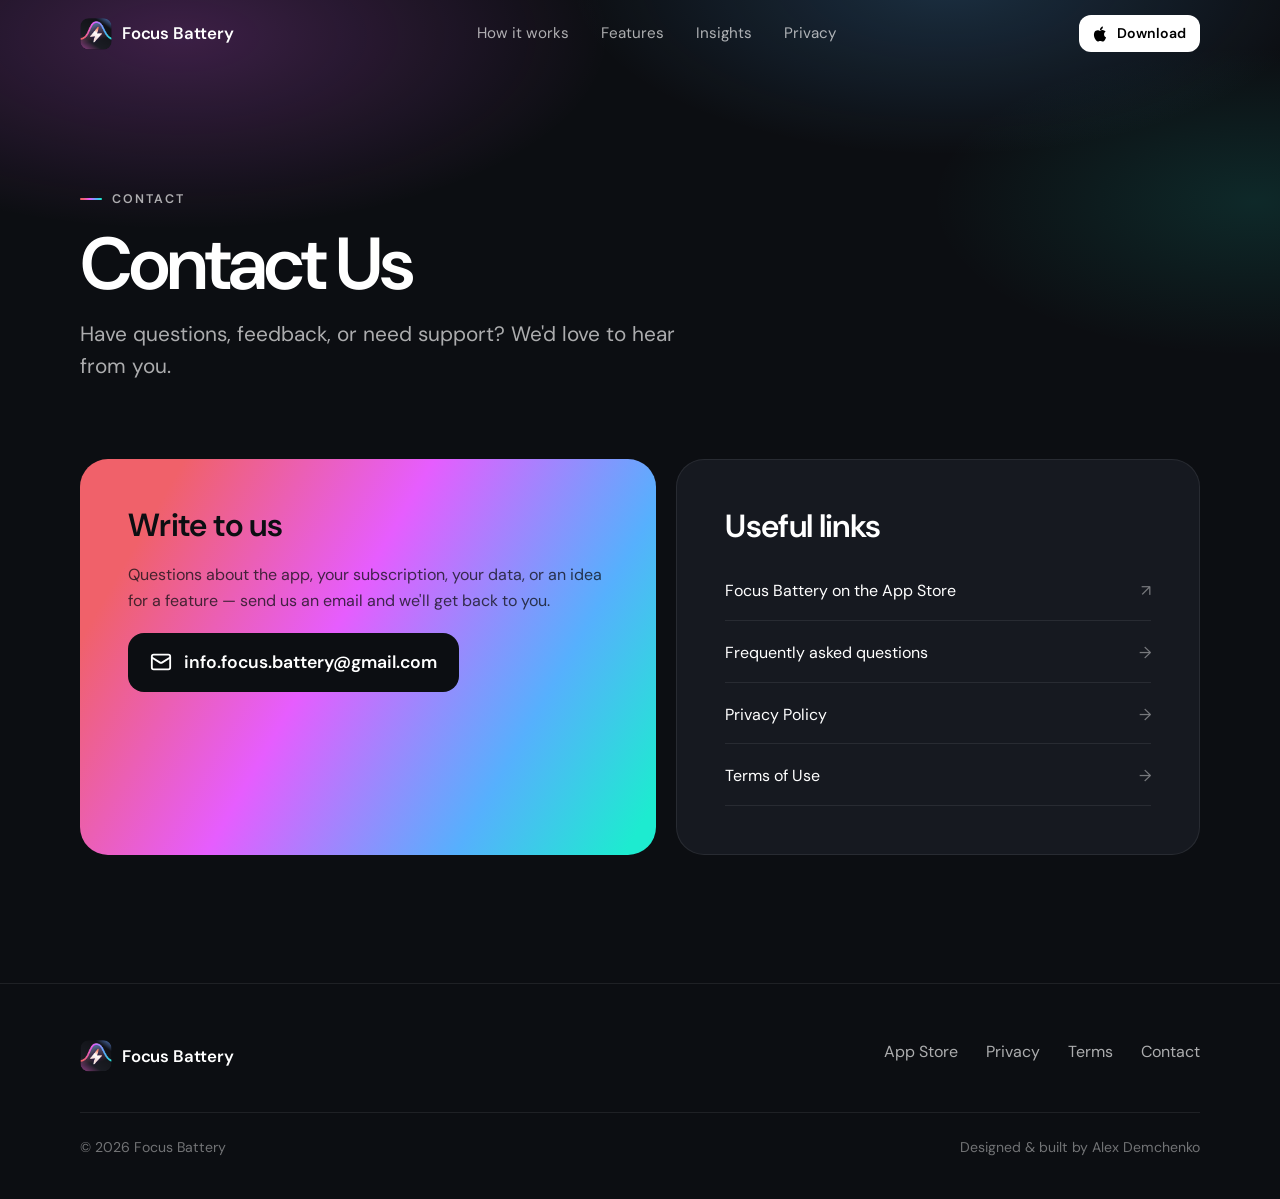
<file: contact.html>
<!DOCTYPE html>
<html lang="en">
<head>
    <meta charset="UTF-8">
    <meta name="viewport" content="width=device-width, initial-scale=1.0">
    <title>Contact Us - Focus Battery</title>
    <meta name="description" content="Get in touch with the Focus Battery team.">
    <meta name="theme-color" content="#0C0E12">
    <link rel="canonical" href="https://focusbattery.pro/contact.html">

    <!-- Favicon -->
    <link rel="icon" type="image/png" href="assets/logo.png">
    <link rel="apple-touch-icon" href="assets/logo.png">

    <!-- Fonts -->
    <link rel="preconnect" href="https://fonts.googleapis.com">
    <link rel="preconnect" href="https://fonts.gstatic.com" crossorigin>
    <link href="https://fonts.googleapis.com/css2?family=DM+Sans:ital,opsz,wght@0,9..40,100..1000;1,9..40,100..1000&display=swap" rel="stylesheet">

    <!-- Styles (shared with the homepage) -->
    <link rel="stylesheet" href="assets/css/site.css">
    <script>document.documentElement.classList.add('js');</script>
</head>
<body>
    <a class="skip-link" href="#main">Skip to content</a>
    <svg width="0" height="0" style="position:absolute" aria-hidden="true">
        <defs>
            <symbol id="i-apple" viewBox="0 0 24 24"><path fill="currentColor" d="M18.71 19.5C17.88 20.74 17 21.95 15.66 21.97C14.32 22 13.89 21.18 12.37 21.18C10.84 21.18 10.37 21.95 9.1 22C7.79 22.05 6.8 20.68 5.96 19.47C4.25 17 2.94 12.45 4.7 9.39C5.57 7.87 7.13 6.91 8.82 6.88C10.1 6.86 11.32 7.75 12.11 7.75C12.89 7.75 14.37 6.68 15.92 6.84C16.57 6.87 18.39 7.1 19.56 8.82C19.47 8.88 17.39 10.1 17.41 12.63C17.44 15.65 20.06 16.66 20.09 16.67C20.06 16.74 19.67 18.11 18.71 19.5ZM13 3.5C13.73 2.67 14.94 2.04 15.94 2C16.07 3.17 15.6 4.35 14.9 5.19C14.21 6.04 13.07 6.7 11.95 6.61C11.8 5.46 12.36 4.26 13 3.5Z"/></symbol>
        </defs>
    </svg>

    <header class="nav" id="nav">
        <div class="wrap nav-inner">
            <a href="index.html" class="brand" aria-label="Focus Battery — home">
                <img src="assets/logo.png" alt="" width="32" height="32">
                <span>Focus Battery</span>
            </a>
            <nav aria-label="Main">
                <ul class="nav-links" id="nav-links">
                    <li><a href="index.html#how-it-works">How it works</a></li>
                    <li><a href="index.html#features">Features</a></li>
                    <li><a href="index.html#insights">Insights</a></li>
                    <li><a href="index.html#privacy">Privacy</a></li>
                </ul>
            </nav>
            <div class="nav-cta">
                <a class="btn-store sm" href="https://apps.apple.com/us/app/focus-battery/id6755793734" target="_blank" rel="noopener noreferrer" aria-label="Download Focus Battery on the App Store">
                    <svg aria-hidden="true"><use href="#i-apple"/></svg>
                    <span class="s-text">Download</span>
                </a>
                <button class="nav-toggle" type="button" aria-label="Open menu" aria-expanded="false" aria-controls="nav-links"><span></span></button>
            </div>
        </div>
    </header>

    <main id="main">
        <section class="page-hero">
            <div class="wrap">
                <p class="eyebrow">Contact</p>
                <h1>Contact Us</h1>
                <p class="meta lead">Have questions, feedback, or need support? We'd love to hear from you.</p>
            </div>
        </section>

        <div class="wrap contact-grid">
            <section class="contact-card primary" aria-labelledby="write-title">
                <h2 id="write-title">Write to us</h2>
                <p class="body">Questions about the app, your subscription, your data, or an idea for a feature — send us an email and we'll get back to you.</p>
                <a href="mailto:info.focus.battery@gmail.com" class="email-pill">
                    <svg xmlns="http://www.w3.org/2000/svg" viewBox="0 0 24 24" fill="none" stroke="currentColor" stroke-width="2" stroke-linecap="round" stroke-linejoin="round" aria-hidden="true">
                        <rect width="20" height="16" x="2" y="4" rx="2"/>
                        <path d="m22 7-8.97 5.7a1.94 1.94 0 0 1-2.06 0L2 7"/>
                    </svg>
                    info.focus.battery@gmail.com
                </a>
            </section>
            <section class="contact-card" aria-labelledby="more-title">
                <h2 id="more-title">Useful links</h2>
                <ul class="contact-list">
                    <li><a href="https://apps.apple.com/us/app/focus-battery/id6755793734" target="_blank" rel="noopener noreferrer"><span>Focus Battery on the App Store</span><span aria-hidden="true">↗</span></a></li>
                    <li><a href="index.html#faq"><span>Frequently asked questions</span><span aria-hidden="true">→</span></a></li>
                    <li><a href="privacy.html"><span>Privacy Policy</span><span aria-hidden="true">→</span></a></li>
                    <li><a href="terms.html"><span>Terms of Use</span><span aria-hidden="true">→</span></a></li>
                </ul>
            </section>
        </div>
    </main>

    <footer class="footer">
        <div class="wrap">
            <div class="footer-top">
                <a href="index.html" class="brand"><img src="assets/logo.png" alt="" width="32" height="32"><span>Focus Battery</span></a>
                <nav aria-label="Footer">
                    <ul class="footer-links">
                        <li><a href="https://apps.apple.com/us/app/focus-battery/id6755793734" target="_blank" rel="noopener noreferrer">App Store</a></li>
                        <li><a href="privacy.html">Privacy</a></li>
                        <li><a href="terms.html">Terms</a></li>
                        <li><a href="contact.html">Contact</a></li>
                    </ul>
                </nav>
            </div>
            <div class="footer-bottom">
                <span>&copy; 2026 Focus Battery</span>
                <span>Designed &amp; built by Alex Demchenko</span>
            </div>
        </div>
    </footer>

    <script src="assets/js/site.js" defer></script>
</body>
</html>
</file>
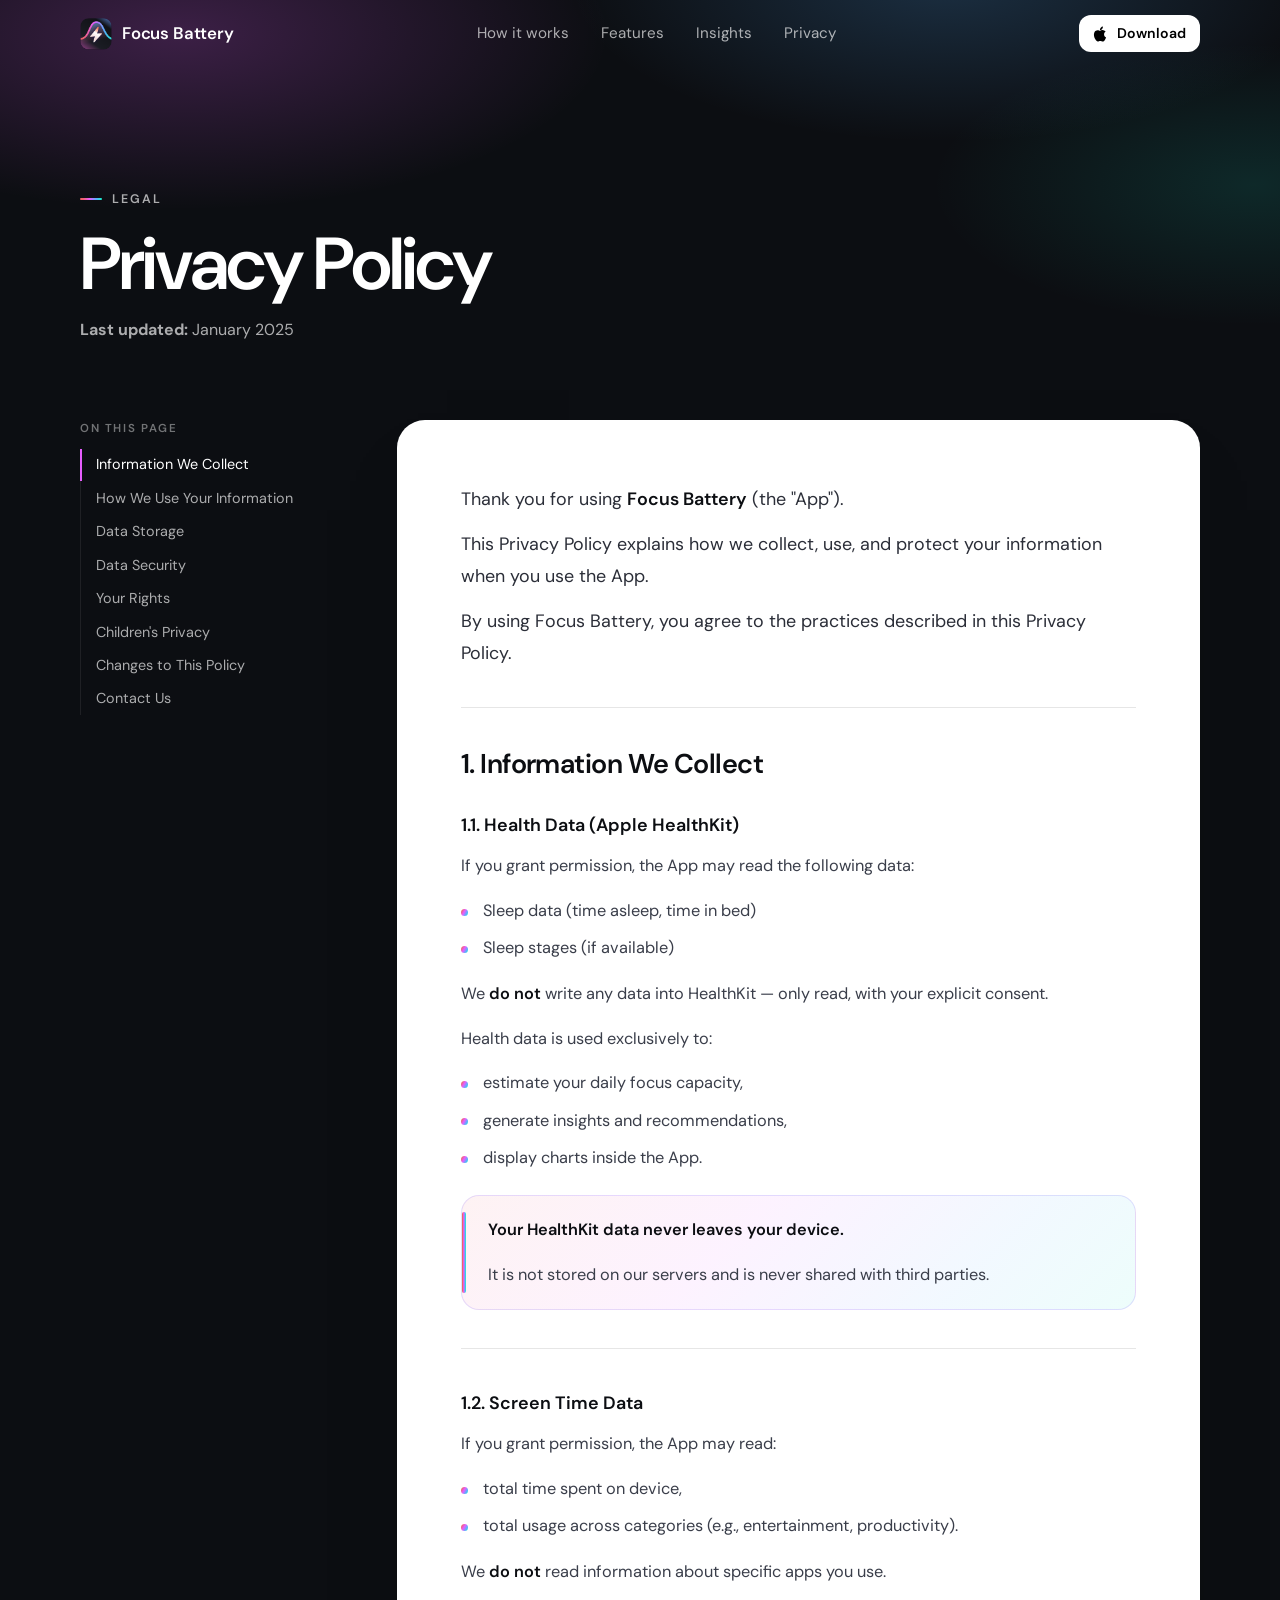
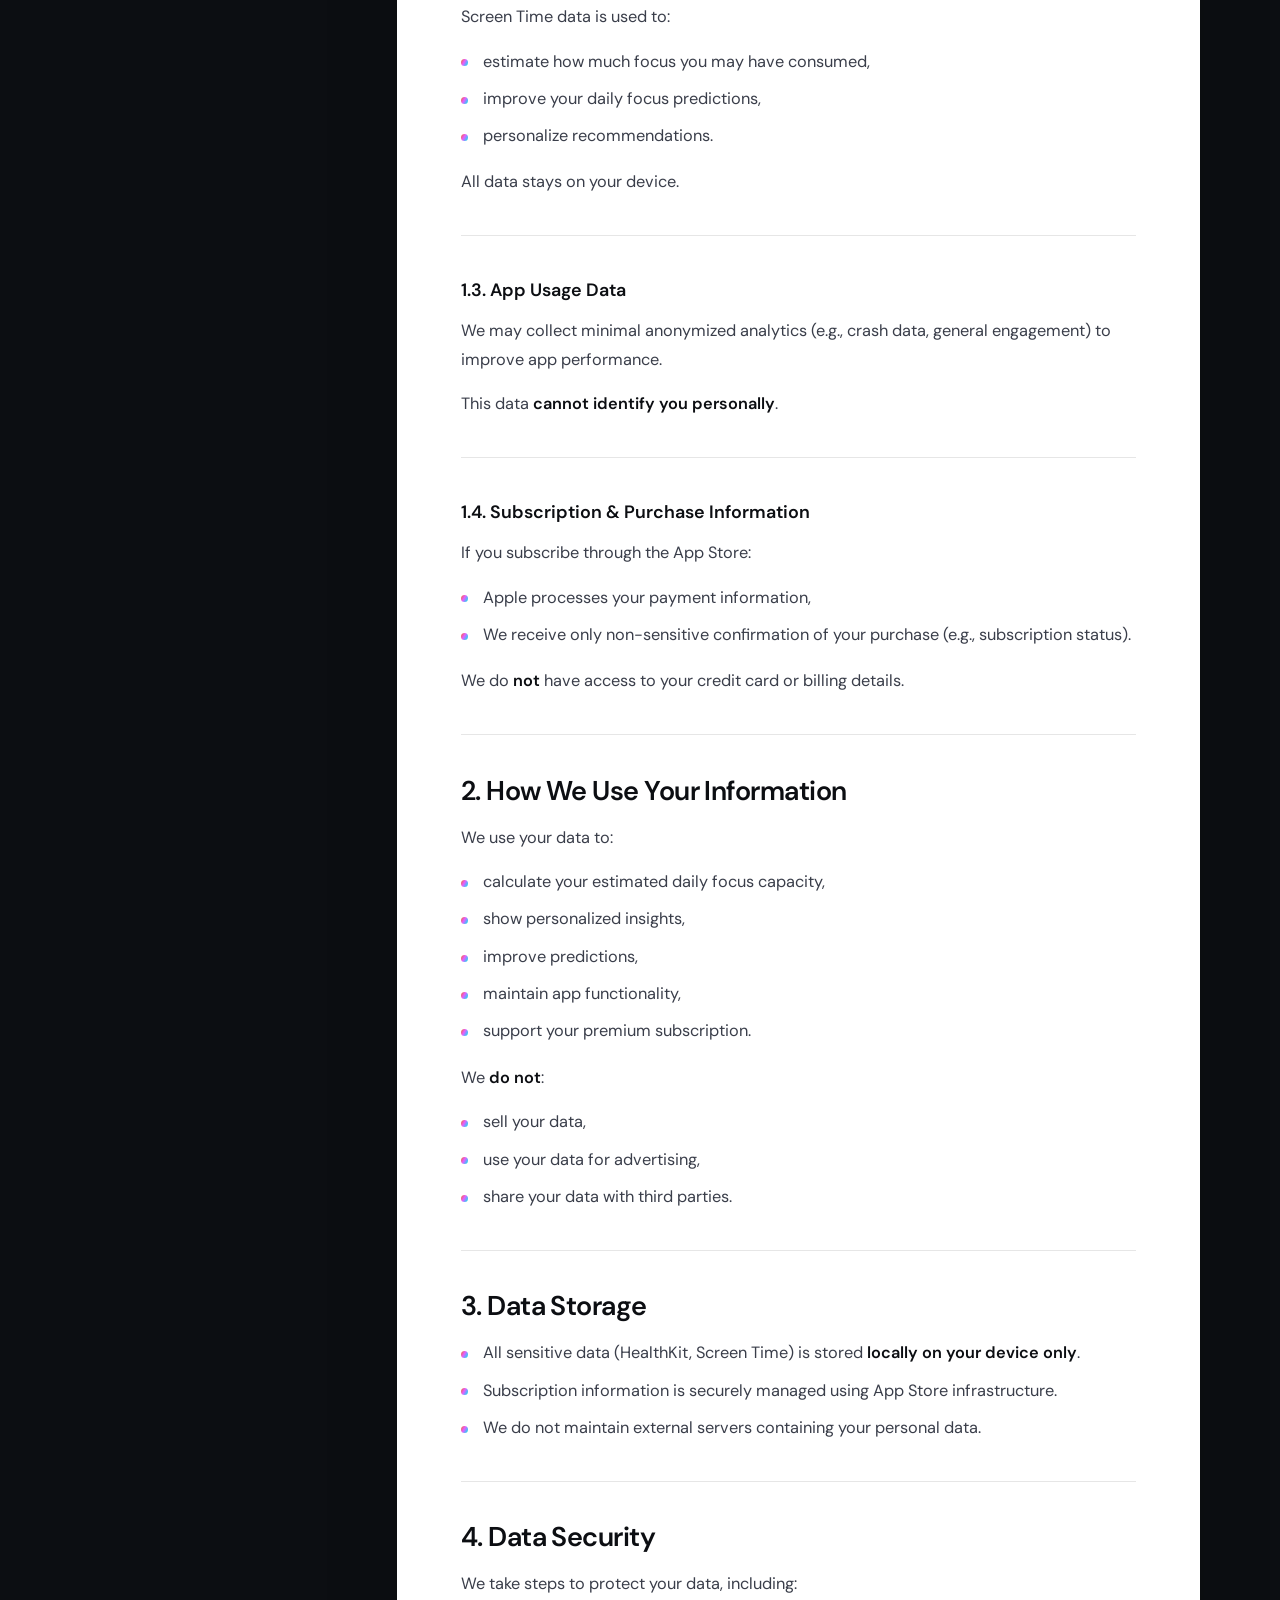
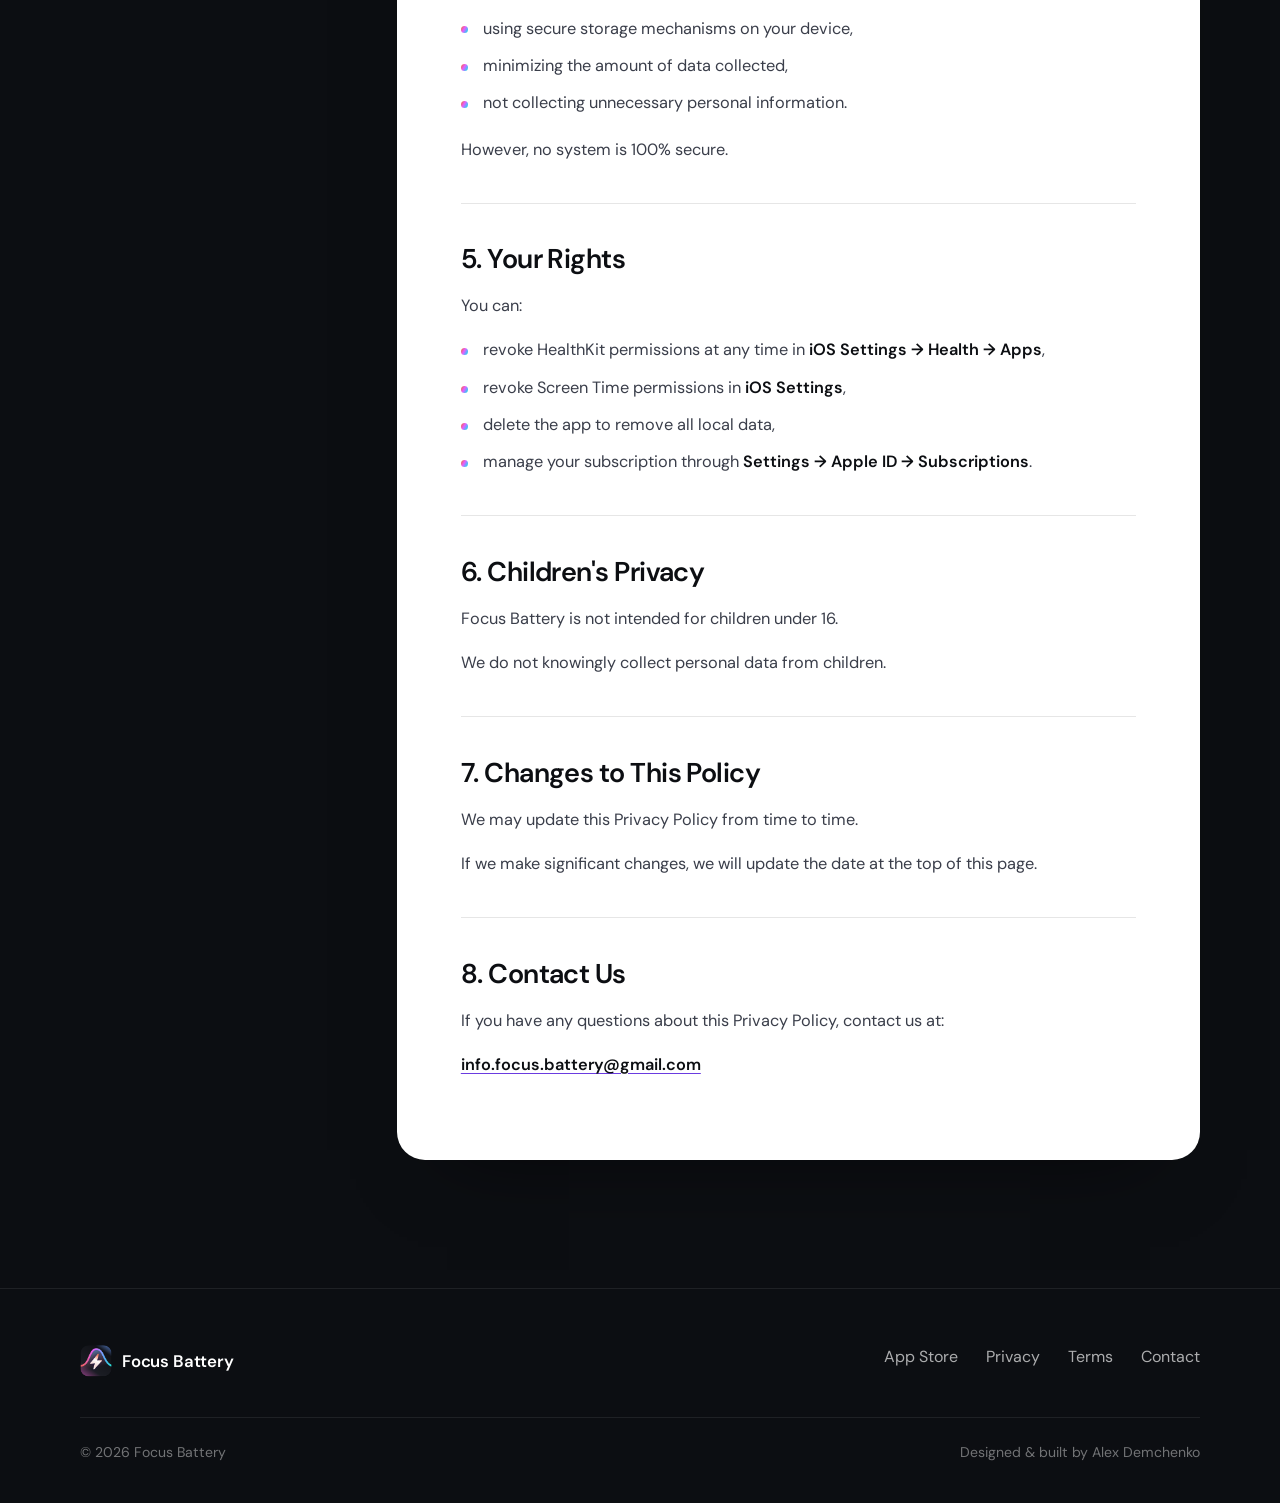
<file: privacy.html>
<!DOCTYPE html>
<html lang="en">
<head>
    <meta charset="UTF-8">
    <meta name="viewport" content="width=device-width, initial-scale=1.0">
    <title>Privacy Policy - Focus Battery</title>
    <meta name="description" content="Privacy Policy for Focus Battery app.">
    <meta name="theme-color" content="#0C0E12">
    <link rel="canonical" href="https://focusbattery.pro/privacy.html">

    <!-- Favicon -->
    <link rel="icon" type="image/png" href="assets/logo.png">
    <link rel="apple-touch-icon" href="assets/logo.png">

    <!-- Fonts -->
    <link rel="preconnect" href="https://fonts.googleapis.com">
    <link rel="preconnect" href="https://fonts.gstatic.com" crossorigin>
    <link href="https://fonts.googleapis.com/css2?family=DM+Sans:ital,opsz,wght@0,9..40,100..1000;1,9..40,100..1000&display=swap" rel="stylesheet">

    <!-- Styles (shared with the homepage) -->
    <link rel="stylesheet" href="assets/css/site.css">
    <script>document.documentElement.classList.add('js');</script>
</head>
<body>
    <a class="skip-link" href="#main">Skip to content</a>
    <svg width="0" height="0" style="position:absolute" aria-hidden="true">
        <defs>
            <symbol id="i-apple" viewBox="0 0 24 24"><path fill="currentColor" d="M18.71 19.5C17.88 20.74 17 21.95 15.66 21.97C14.32 22 13.89 21.18 12.37 21.18C10.84 21.18 10.37 21.95 9.1 22C7.79 22.05 6.8 20.68 5.96 19.47C4.25 17 2.94 12.45 4.7 9.39C5.57 7.87 7.13 6.91 8.82 6.88C10.1 6.86 11.32 7.75 12.11 7.75C12.89 7.75 14.37 6.68 15.92 6.84C16.57 6.87 18.39 7.1 19.56 8.82C19.47 8.88 17.39 10.1 17.41 12.63C17.44 15.65 20.06 16.66 20.09 16.67C20.06 16.74 19.67 18.11 18.71 19.5ZM13 3.5C13.73 2.67 14.94 2.04 15.94 2C16.07 3.17 15.6 4.35 14.9 5.19C14.21 6.04 13.07 6.7 11.95 6.61C11.8 5.46 12.36 4.26 13 3.5Z"/></symbol>
        </defs>
    </svg>

    <header class="nav" id="nav">
        <div class="wrap nav-inner">
            <a href="index.html" class="brand" aria-label="Focus Battery — home">
                <img src="assets/logo.png" alt="" width="32" height="32">
                <span>Focus Battery</span>
            </a>
            <nav aria-label="Main">
                <ul class="nav-links" id="nav-links">
                    <li><a href="index.html#how-it-works">How it works</a></li>
                    <li><a href="index.html#features">Features</a></li>
                    <li><a href="index.html#insights">Insights</a></li>
                    <li><a href="index.html#privacy">Privacy</a></li>
                </ul>
            </nav>
            <div class="nav-cta">
                <a class="btn-store sm" href="https://apps.apple.com/us/app/focus-battery/id6755793734" target="_blank" rel="noopener noreferrer" aria-label="Download Focus Battery on the App Store">
                    <svg aria-hidden="true"><use href="#i-apple"/></svg>
                    <span class="s-text">Download</span>
                </a>
                <button class="nav-toggle" type="button" aria-label="Open menu" aria-expanded="false" aria-controls="nav-links"><span></span></button>
            </div>
        </div>
    </header>

    <main id="main">
        <section class="page-hero">
            <div class="wrap">
                <p class="eyebrow">Legal</p>
                <h1>Privacy Policy</h1>
                <p class="meta"><strong>Last updated:</strong> January 2025</p>
            </div>
        </section>

        <div class="wrap doc-layout">
            <aside class="doc-toc" aria-label="On this page">
                <p>On this page</p>
                <ol></ol>
            </aside>
            <article class="doc">

        <p class="intro">Thank you for using <strong>Focus Battery</strong> (the "App").</p>
        <p class="intro">This Privacy Policy explains how we collect, use, and protect your information when you use the App.</p>
        <p class="intro">By using Focus Battery, you agree to the practices described in this Privacy Policy.</p>

        <div class="content">
            <div class="section-divider"></div>

            <h2>1. Information We Collect</h2>

            <h3>1.1. Health Data (Apple HealthKit)</h3>
            <p>If you grant permission, the App may read the following data:</p>
            <ul>
                <li>Sleep data (time asleep, time in bed)</li>
                <li>Sleep stages (if available)</li>
            </ul>
            <p>We <strong>do not</strong> write any data into HealthKit — only read, with your explicit consent.</p>
            <p>Health data is used exclusively to:</p>
            <ul>
                <li>estimate your daily focus capacity,</li>
                <li>generate insights and recommendations,</li>
                <li>display charts inside the App.</li>
            </ul>
            <div class="highlight-box">
                <p><strong>Your HealthKit data never leaves your device.</strong></p>
                <p>It is not stored on our servers and is never shared with third parties.</p>
            </div>

            <div class="section-divider"></div>

            <h3>1.2. Screen Time Data</h3>
            <p>If you grant permission, the App may read:</p>
            <ul>
                <li>total time spent on device,</li>
                <li>total usage across categories (e.g., entertainment, productivity).</li>
            </ul>
            <p>We <strong>do not</strong> read information about specific apps you use.</p>
            <p>Screen Time data is used to:</p>
            <ul>
                <li>estimate how much focus you may have consumed,</li>
                <li>improve your daily focus predictions,</li>
                <li>personalize recommendations.</li>
            </ul>
            <p>All data stays on your device.</p>

            <div class="section-divider"></div>

            <h3>1.3. App Usage Data</h3>
            <p>We may collect minimal anonymized analytics (e.g., crash data, general engagement) to improve app performance.</p>
            <p>This data <strong>cannot identify you personally</strong>.</p>

            <div class="section-divider"></div>

            <h3>1.4. Subscription & Purchase Information</h3>
            <p>If you subscribe through the App Store:</p>
            <ul>
                <li>Apple processes your payment information,</li>
                <li>We receive only non-sensitive confirmation of your purchase (e.g., subscription status).</li>
            </ul>
            <p>We do <strong>not</strong> have access to your credit card or billing details.</p>

            <div class="section-divider"></div>

            <h2>2. How We Use Your Information</h2>
            <p>We use your data to:</p>
            <ul>
                <li>calculate your estimated daily focus capacity,</li>
                <li>show personalized insights,</li>
                <li>improve predictions,</li>
                <li>maintain app functionality,</li>
                <li>support your premium subscription.</li>
            </ul>
            <p>We <strong>do not</strong>:</p>
            <ul>
                <li>sell your data,</li>
                <li>use your data for advertising,</li>
                <li>share your data with third parties.</li>
            </ul>

            <div class="section-divider"></div>

            <h2>3. Data Storage</h2>
            <ul>
                <li>All sensitive data (HealthKit, Screen Time) is stored <strong>locally on your device only</strong>.</li>
                <li>Subscription information is securely managed using App Store infrastructure.</li>
                <li>We do not maintain external servers containing your personal data.</li>
            </ul>

            <div class="section-divider"></div>

            <h2>4. Data Security</h2>
            <p>We take steps to protect your data, including:</p>
            <ul>
                <li>using secure storage mechanisms on your device,</li>
                <li>minimizing the amount of data collected,</li>
                <li>not collecting unnecessary personal information.</li>
            </ul>
            <p>However, no system is 100% secure.</p>

            <div class="section-divider"></div>

            <h2>5. Your Rights</h2>
            <p>You can:</p>
            <ul>
                <li>revoke HealthKit permissions at any time in <strong>iOS Settings → Health → Apps</strong>,</li>
                <li>revoke Screen Time permissions in <strong>iOS Settings</strong>,</li>
                <li>delete the app to remove all local data,</li>
                <li>manage your subscription through <strong>Settings → Apple ID → Subscriptions</strong>.</li>
            </ul>

            <div class="section-divider"></div>

            <h2>6. Children's Privacy</h2>
            <p>Focus Battery is not intended for children under 16.</p>
            <p>We do not knowingly collect personal data from children.</p>

            <div class="section-divider"></div>

            <h2>7. Changes to This Policy</h2>
            <p>We may update this Privacy Policy from time to time.</p>
            <p>If we make significant changes, we will update the date at the top of this page.</p>

            <div class="section-divider"></div>

            <h2>8. Contact Us</h2>
            <p>If you have any questions about this Privacy Policy, contact us at:</p>
            <p><a href="mailto:info.focus.battery@gmail.com"><strong>info.focus.battery@gmail.com</strong></a></p>
        </div>
            </article>
        </div>
    </main>

    <footer class="footer">
        <div class="wrap">
            <div class="footer-top">
                <a href="index.html" class="brand"><img src="assets/logo.png" alt="" width="32" height="32"><span>Focus Battery</span></a>
                <nav aria-label="Footer">
                    <ul class="footer-links">
                        <li><a href="https://apps.apple.com/us/app/focus-battery/id6755793734" target="_blank" rel="noopener noreferrer">App Store</a></li>
                        <li><a href="privacy.html">Privacy</a></li>
                        <li><a href="terms.html">Terms</a></li>
                        <li><a href="contact.html">Contact</a></li>
                    </ul>
                </nav>
            </div>
            <div class="footer-bottom">
                <span>&copy; 2026 Focus Battery</span>
                <span>Designed &amp; built by Alex Demchenko</span>
            </div>
        </div>
    </footer>

    <script src="assets/js/site.js" defer></script>
</body>
</html>
</file>
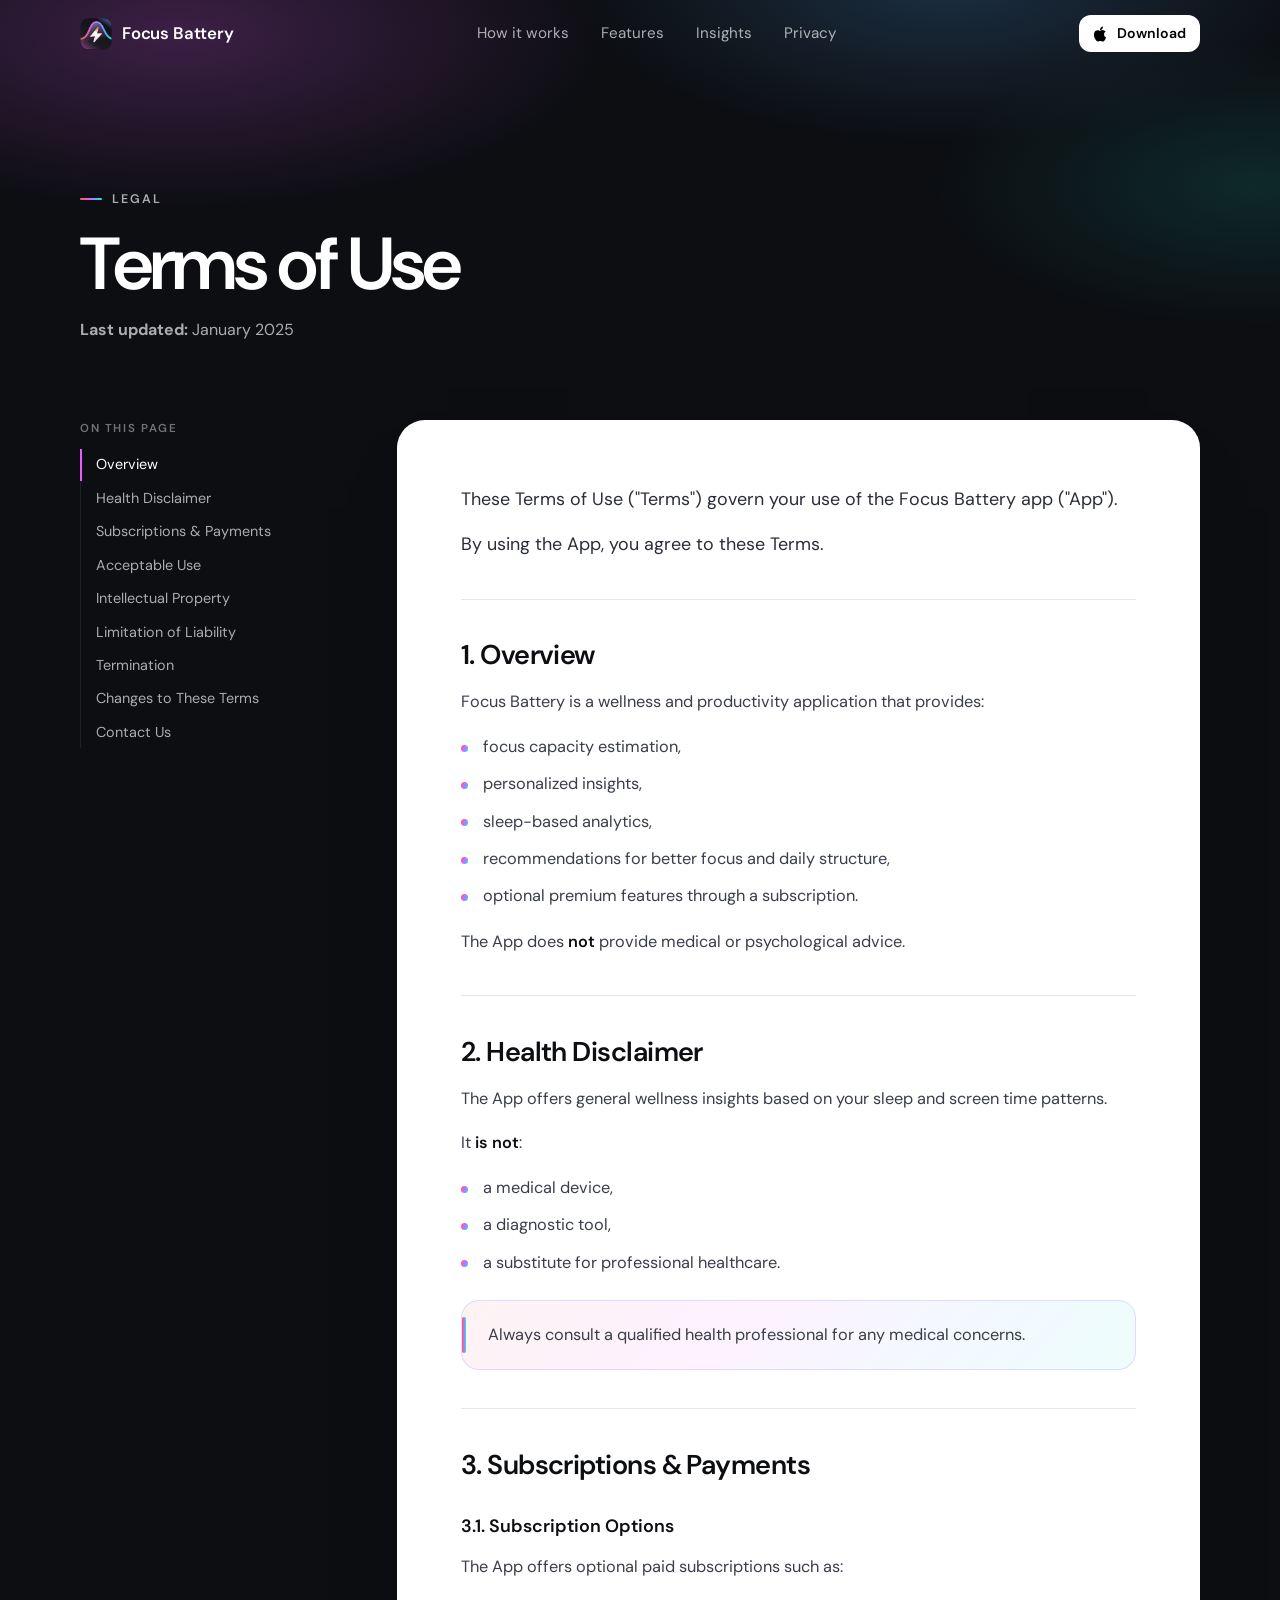
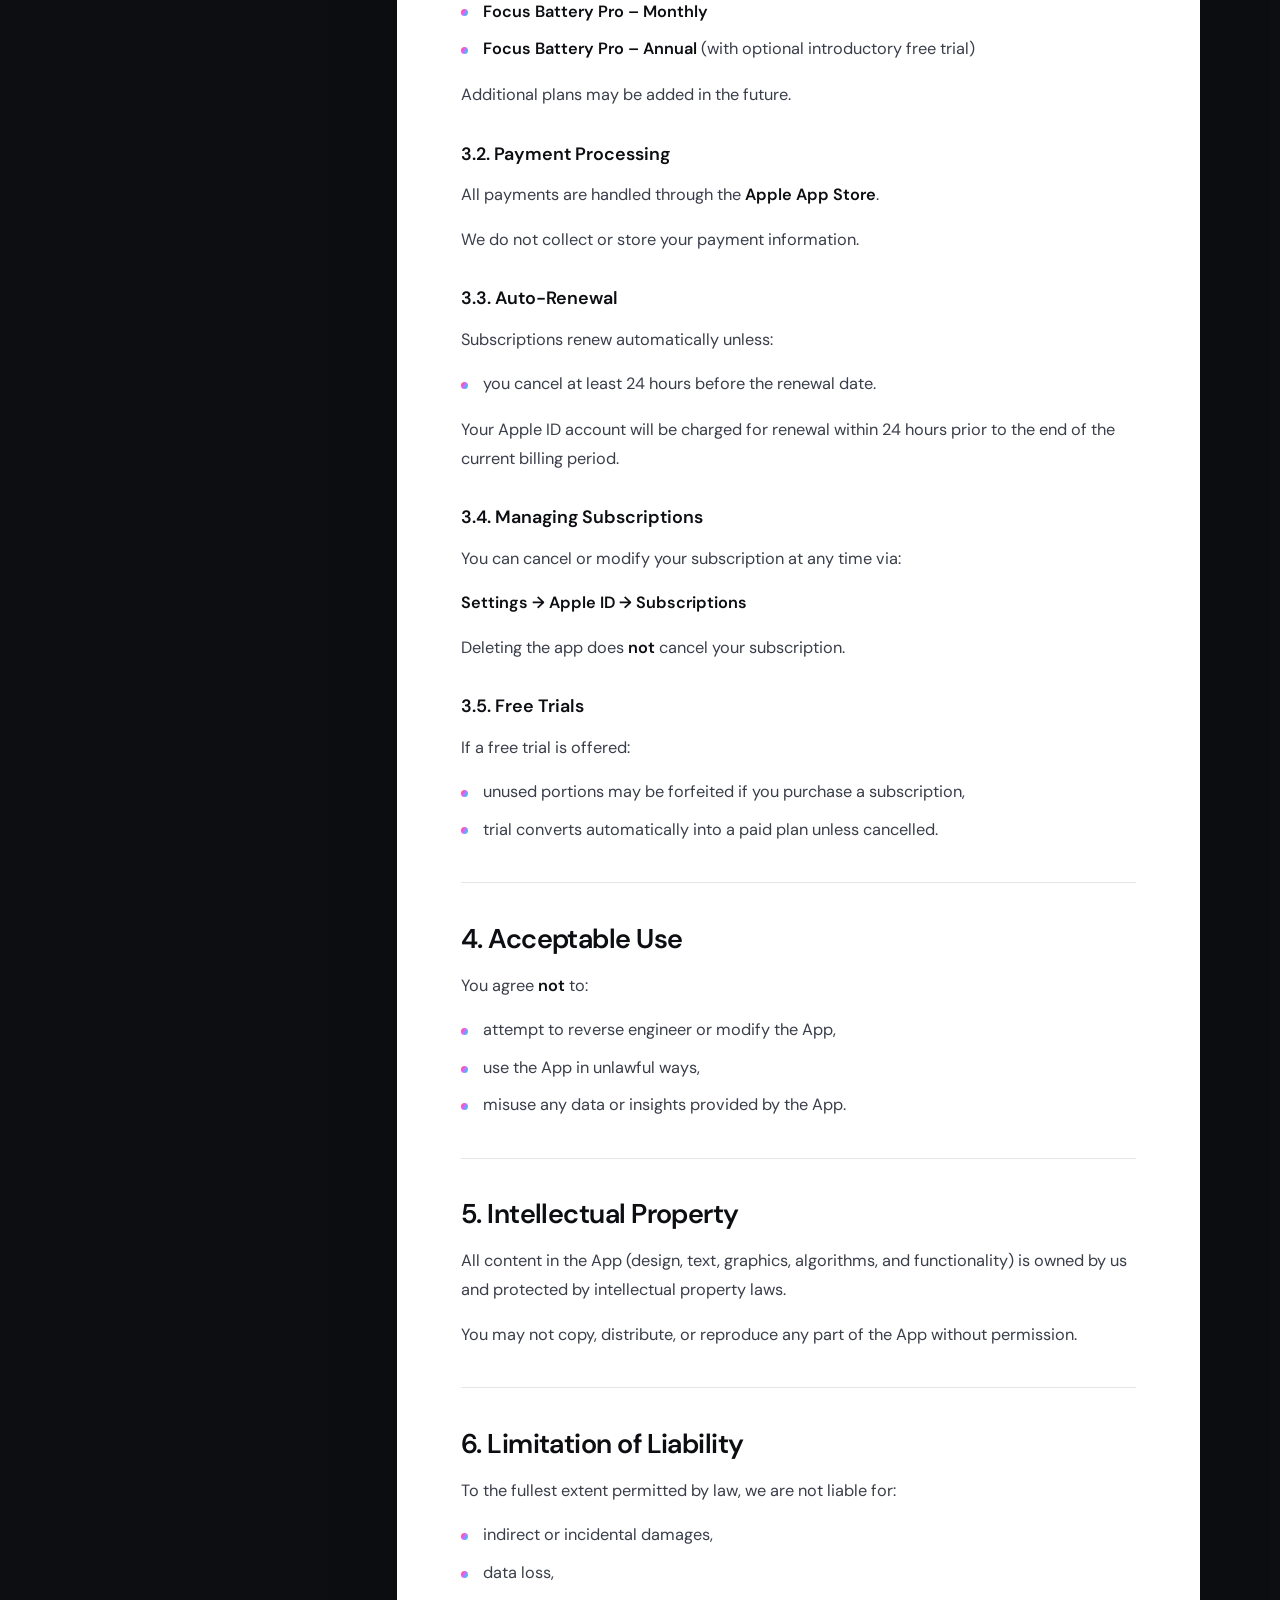
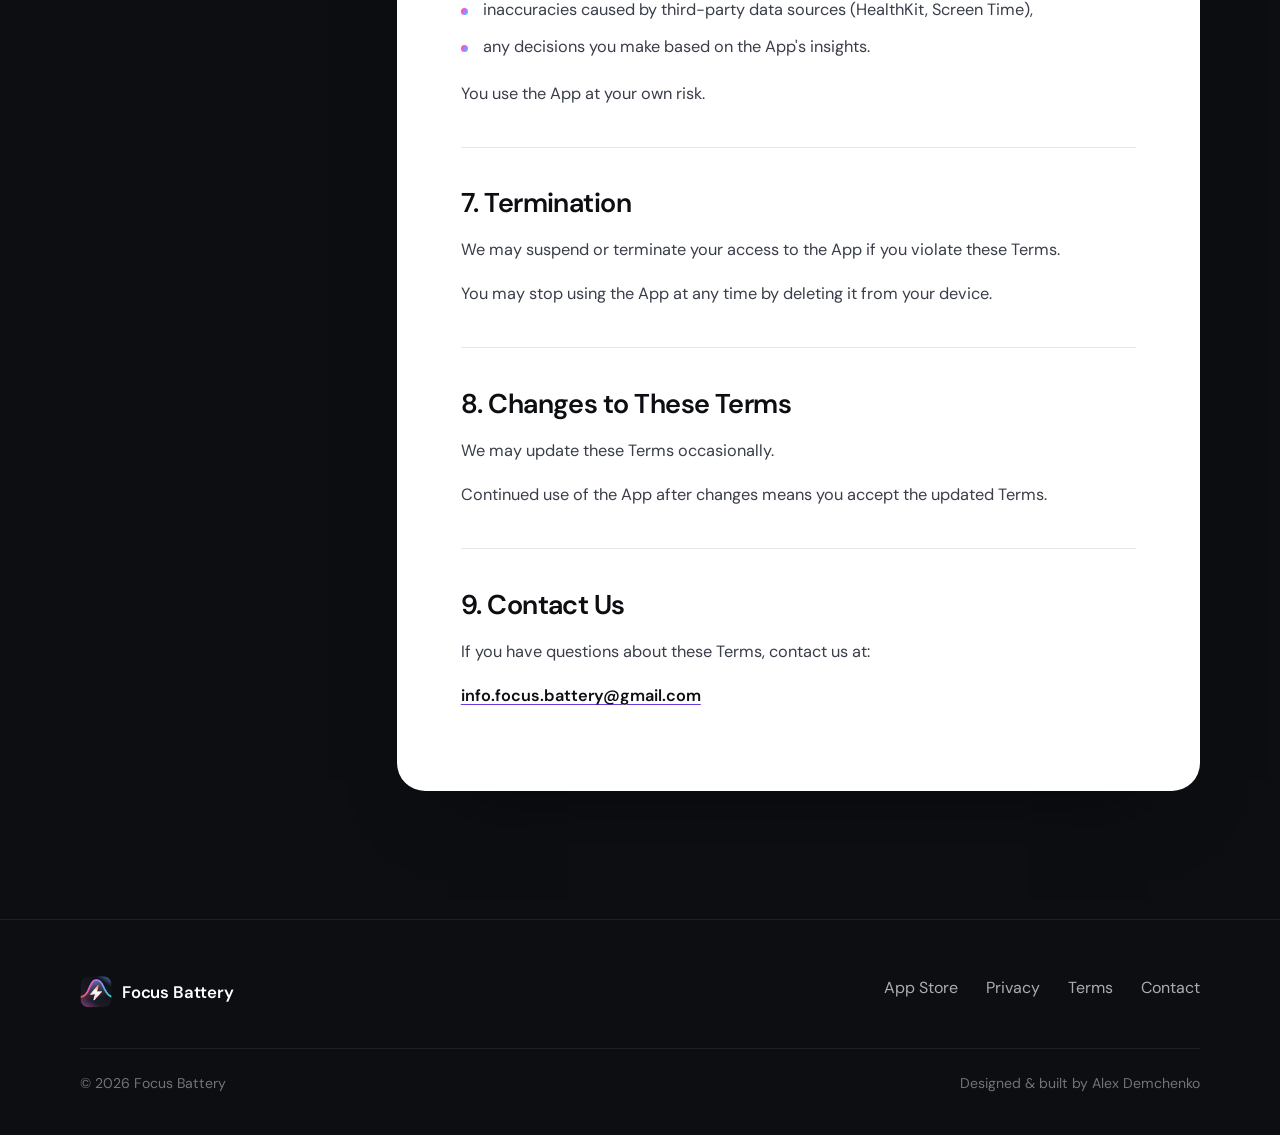
<file: terms.html>
<!DOCTYPE html>
<html lang="en">
<head>
    <meta charset="UTF-8">
    <meta name="viewport" content="width=device-width, initial-scale=1.0">
    <title>Terms of Use - Focus Battery</title>
    <meta name="description" content="Terms of Use for Focus Battery app.">
    <meta name="theme-color" content="#0C0E12">
    <link rel="canonical" href="https://focusbattery.pro/terms.html">

    <!-- Favicon -->
    <link rel="icon" type="image/png" href="assets/logo.png">
    <link rel="apple-touch-icon" href="assets/logo.png">

    <!-- Fonts -->
    <link rel="preconnect" href="https://fonts.googleapis.com">
    <link rel="preconnect" href="https://fonts.gstatic.com" crossorigin>
    <link href="https://fonts.googleapis.com/css2?family=DM+Sans:ital,opsz,wght@0,9..40,100..1000;1,9..40,100..1000&display=swap" rel="stylesheet">

    <!-- Styles (shared with the homepage) -->
    <link rel="stylesheet" href="assets/css/site.css">
    <script>document.documentElement.classList.add('js');</script>
</head>
<body>
    <a class="skip-link" href="#main">Skip to content</a>
    <svg width="0" height="0" style="position:absolute" aria-hidden="true">
        <defs>
            <symbol id="i-apple" viewBox="0 0 24 24"><path fill="currentColor" d="M18.71 19.5C17.88 20.74 17 21.95 15.66 21.97C14.32 22 13.89 21.18 12.37 21.18C10.84 21.18 10.37 21.95 9.1 22C7.79 22.05 6.8 20.68 5.96 19.47C4.25 17 2.94 12.45 4.7 9.39C5.57 7.87 7.13 6.91 8.82 6.88C10.1 6.86 11.32 7.75 12.11 7.75C12.89 7.75 14.37 6.68 15.92 6.84C16.57 6.87 18.39 7.1 19.56 8.82C19.47 8.88 17.39 10.1 17.41 12.63C17.44 15.65 20.06 16.66 20.09 16.67C20.06 16.74 19.67 18.11 18.71 19.5ZM13 3.5C13.73 2.67 14.94 2.04 15.94 2C16.07 3.17 15.6 4.35 14.9 5.19C14.21 6.04 13.07 6.7 11.95 6.61C11.8 5.46 12.36 4.26 13 3.5Z"/></symbol>
        </defs>
    </svg>

    <header class="nav" id="nav">
        <div class="wrap nav-inner">
            <a href="index.html" class="brand" aria-label="Focus Battery — home">
                <img src="assets/logo.png" alt="" width="32" height="32">
                <span>Focus Battery</span>
            </a>
            <nav aria-label="Main">
                <ul class="nav-links" id="nav-links">
                    <li><a href="index.html#how-it-works">How it works</a></li>
                    <li><a href="index.html#features">Features</a></li>
                    <li><a href="index.html#insights">Insights</a></li>
                    <li><a href="index.html#privacy">Privacy</a></li>
                </ul>
            </nav>
            <div class="nav-cta">
                <a class="btn-store sm" href="https://apps.apple.com/us/app/focus-battery/id6755793734" target="_blank" rel="noopener noreferrer" aria-label="Download Focus Battery on the App Store">
                    <svg aria-hidden="true"><use href="#i-apple"/></svg>
                    <span class="s-text">Download</span>
                </a>
                <button class="nav-toggle" type="button" aria-label="Open menu" aria-expanded="false" aria-controls="nav-links"><span></span></button>
            </div>
        </div>
    </header>

    <main id="main">
        <section class="page-hero">
            <div class="wrap">
                <p class="eyebrow">Legal</p>
                <h1>Terms of Use</h1>
                <p class="meta"><strong>Last updated:</strong> January 2025</p>
            </div>
        </section>

        <div class="wrap doc-layout">
            <aside class="doc-toc" aria-label="On this page">
                <p>On this page</p>
                <ol></ol>
            </aside>
            <article class="doc">

        <p class="intro">These Terms of Use ("Terms") govern your use of the Focus Battery app ("App").</p>
        <p class="intro">By using the App, you agree to these Terms.</p>

        <div class="content">
            <div class="section-divider"></div>

            <h2>1. Overview</h2>
            <p>Focus Battery is a wellness and productivity application that provides:</p>
            <ul>
                <li>focus capacity estimation,</li>
                <li>personalized insights,</li>
                <li>sleep-based analytics,</li>
                <li>recommendations for better focus and daily structure,</li>
                <li>optional premium features through a subscription.</li>
            </ul>
            <p>The App does <strong>not</strong> provide medical or psychological advice.</p>

            <div class="section-divider"></div>

            <h2>2. Health Disclaimer</h2>
            <p>The App offers general wellness insights based on your sleep and screen time patterns.</p>
            <p>It <strong>is not</strong>:</p>
            <ul>
                <li>a medical device,</li>
                <li>a diagnostic tool,</li>
                <li>a substitute for professional healthcare.</li>
            </ul>
            <div class="highlight-box">
                <p>Always consult a qualified health professional for any medical concerns.</p>
            </div>

            <div class="section-divider"></div>

            <h2>3. Subscriptions & Payments</h2>

            <h3>3.1. Subscription Options</h3>
            <p>The App offers optional paid subscriptions such as:</p>
            <ul>
                <li><strong>Focus Battery Pro – Monthly</strong></li>
                <li><strong>Focus Battery Pro – Annual</strong> (with optional introductory free trial)</li>
            </ul>
            <p>Additional plans may be added in the future.</p>

            <h3>3.2. Payment Processing</h3>
            <p>All payments are handled through the <strong>Apple App Store</strong>.</p>
            <p>We do not collect or store your payment information.</p>

            <h3>3.3. Auto-Renewal</h3>
            <p>Subscriptions renew automatically unless:</p>
            <ul>
                <li>you cancel at least 24 hours before the renewal date.</li>
            </ul>
            <p>Your Apple ID account will be charged for renewal within 24 hours prior to the end of the current billing period.</p>

            <h3>3.4. Managing Subscriptions</h3>
            <p>You can cancel or modify your subscription at any time via:</p>
            <p><strong>Settings → Apple ID → Subscriptions</strong></p>
            <p>Deleting the app does <strong>not</strong> cancel your subscription.</p>

            <h3>3.5. Free Trials</h3>
            <p>If a free trial is offered:</p>
            <ul>
                <li>unused portions may be forfeited if you purchase a subscription,</li>
                <li>trial converts automatically into a paid plan unless cancelled.</li>
            </ul>

            <div class="section-divider"></div>

            <h2>4. Acceptable Use</h2>
            <p>You agree <strong>not</strong> to:</p>
            <ul>
                <li>attempt to reverse engineer or modify the App,</li>
                <li>use the App in unlawful ways,</li>
                <li>misuse any data or insights provided by the App.</li>
            </ul>

            <div class="section-divider"></div>

            <h2>5. Intellectual Property</h2>
            <p>All content in the App (design, text, graphics, algorithms, and functionality) is owned by us and protected by intellectual property laws.</p>
            <p>You may not copy, distribute, or reproduce any part of the App without permission.</p>

            <div class="section-divider"></div>

            <h2>6. Limitation of Liability</h2>
            <p>To the fullest extent permitted by law, we are not liable for:</p>
            <ul>
                <li>indirect or incidental damages,</li>
                <li>data loss,</li>
                <li>inaccuracies caused by third-party data sources (HealthKit, Screen Time),</li>
                <li>any decisions you make based on the App's insights.</li>
            </ul>
            <p>You use the App at your own risk.</p>

            <div class="section-divider"></div>

            <h2>7. Termination</h2>
            <p>We may suspend or terminate your access to the App if you violate these Terms.</p>
            <p>You may stop using the App at any time by deleting it from your device.</p>

            <div class="section-divider"></div>

            <h2>8. Changes to These Terms</h2>
            <p>We may update these Terms occasionally.</p>
            <p>Continued use of the App after changes means you accept the updated Terms.</p>

            <div class="section-divider"></div>

            <h2>9. Contact Us</h2>
            <p>If you have questions about these Terms, contact us at:</p>
            <p><a href="mailto:info.focus.battery@gmail.com"><strong>info.focus.battery@gmail.com</strong></a></p>
        </div>
            </article>
        </div>
    </main>

    <footer class="footer">
        <div class="wrap">
            <div class="footer-top">
                <a href="index.html" class="brand"><img src="assets/logo.png" alt="" width="32" height="32"><span>Focus Battery</span></a>
                <nav aria-label="Footer">
                    <ul class="footer-links">
                        <li><a href="https://apps.apple.com/us/app/focus-battery/id6755793734" target="_blank" rel="noopener noreferrer">App Store</a></li>
                        <li><a href="privacy.html">Privacy</a></li>
                        <li><a href="terms.html">Terms</a></li>
                        <li><a href="contact.html">Contact</a></li>
                    </ul>
                </nav>
            </div>
            <div class="footer-bottom">
                <span>&copy; 2026 Focus Battery</span>
                <span>Designed &amp; built by Alex Demchenko</span>
            </div>
        </div>
    </footer>

    <script src="assets/js/site.js" defer></script>
</body>
</html>
</file>
<file: assets/css/site.css>
/* ==========================================================================
   Focus Battery — shared site styles
   Used by: index.html, privacy.html, terms.html, contact.html
   ========================================================================== */

:root {
  --bg: #0C0E12;
  --bg-2: #11141A;
  --card: #161920;
  --card-2: #1C2029;
  --line: rgba(255, 255, 255, 0.08);
  --line-2: rgba(255, 255, 255, 0.14);
  --text: #FFFFFF;
  --muted: rgba(255, 255, 255, 0.66);
  --faint: rgba(255, 255, 255, 0.42);

  --light: #F4F2F9;
  --light-2: #FFFFFF;
  --ink: #0C0E12;
  --ink-muted: #4B4F5C;
  --ink-line: rgba(12, 14, 18, 0.1);

  --c-red: #F0616A;
  --c-pink: #E65DFE;
  --c-blue: #56B0FD;
  --c-teal: #1DEBD0;
  --grad: linear-gradient(90deg, #F0616A 13%, #E65DFE 44%, #56B0FD 75%, #1DEBD0 96%);
  --grad-diag: linear-gradient(120deg, #F0616A 13%, #E65DFE 44%, #56B0FD 75%, #1DEBD0 96%);

  /* App palette (from the iOS app) */
  --app-blue: #4CBAFF;
  --app-purple: #8B5CF6;
  --app-orange: #FB923C;
  --app-green: #16F07F;
  --app-teal: #14B8A6;

  --radius: 28px;
  --radius-sm: 18px;
  --wrap: 1200px;
  --gutter: clamp(16px, 4vw, 40px);
  --nav-h: 68px;
  --ease: cubic-bezier(0.22, 1, 0.36, 1);
}

*,
*::before,
*::after { box-sizing: border-box; margin: 0; padding: 0; }

html {
  scroll-behavior: smooth;
  scroll-padding-top: calc(var(--nav-h) + 12px);
  -webkit-text-size-adjust: 100%;
}

body {
  font-family: 'DM Sans', -apple-system, BlinkMacSystemFont, 'Segoe UI', Roboto, sans-serif;
  font-optical-sizing: auto;
  background: var(--bg);
  color: var(--text);
  line-height: 1.55;
  -webkit-font-smoothing: antialiased;
  -moz-osx-font-smoothing: grayscale;
  overflow-x: clip;
}

img, svg, video { display: block; max-width: 100%; }
a { color: inherit; }
button { font: inherit; color: inherit; background: none; border: 0; cursor: pointer; }

:focus-visible {
  outline: 2px solid var(--c-blue);
  outline-offset: 3px;
  border-radius: 8px;
}

.skip-link {
  position: absolute; left: 12px; top: -60px; z-index: 200;
  background: #fff; color: var(--ink); padding: 10px 16px; border-radius: 10px;
  font-weight: 600; text-decoration: none; transition: top .2s;
}
.skip-link:focus { top: 12px; }

.visually-hidden {
  position: absolute !important; width: 1px; height: 1px; overflow: hidden;
  clip: rect(0 0 0 0); white-space: nowrap;
}

.wrap { width: 100%; max-width: var(--wrap); margin: 0 auto; padding: 0 var(--gutter); }

.grad-text {
  background: var(--grad);
  -webkit-background-clip: text; background-clip: text;
  -webkit-text-fill-color: transparent; color: transparent;
}

/* ── Type scale ───────────────────────────────────────────────────────── */
.eyebrow {
  display: inline-flex; align-items: center; gap: 10px;
  font-size: 0.78rem; font-weight: 600; letter-spacing: 0.16em; text-transform: uppercase;
  color: var(--muted);
}
.eyebrow::before {
  content: ""; width: 22px; height: 2px; border-radius: 2px; background: var(--grad);
}
.light .eyebrow { color: var(--ink-muted); }

.h-display {
  font-size: clamp(2.6rem, 6.6vw, 5.6rem);
  font-weight: 600; line-height: 1.02; letter-spacing: -0.04em;
}
.h-section {
  font-size: clamp(2.1rem, 5vw, 4.1rem);
  font-weight: 600; line-height: 1.04; letter-spacing: -0.035em;
}
.h-card {
  font-size: clamp(1.35rem, 2.2vw, 1.75rem);
  font-weight: 600; line-height: 1.15; letter-spacing: -0.02em;
}
.lead {
  font-size: clamp(1.08rem, 1.7vw, 1.3rem);
  line-height: 1.55; color: var(--muted); max-width: 40rem;
}
.light .lead { color: var(--ink-muted); }
.body { color: var(--muted); font-size: 1rem; line-height: 1.65; }
.light .body { color: var(--ink-muted); }

/* ── Buttons ──────────────────────────────────────────────────────────── */
.btn-store {
  display: inline-flex; align-items: center; gap: 12px;
  background: #fff; color: #000;
  padding: 12px 22px 12px 18px; border-radius: 16px;
  text-decoration: none; font-weight: 600;
  transition: transform .35s var(--ease), box-shadow .35s var(--ease);
  box-shadow: 0 10px 30px -10px rgba(255, 255, 255, 0.25);
  white-space: nowrap;
}
.btn-store:hover { transform: translateY(-2px); box-shadow: 0 16px 40px -12px rgba(255, 255, 255, 0.4); }
.btn-store svg { width: 30px; height: 30px; flex: none; }
.btn-store .s-small { display: block; font-size: 0.68rem; font-weight: 500; opacity: .65; line-height: 1.1; }
.btn-store .s-large { display: block; font-size: 1.25rem; font-weight: 600; letter-spacing: -0.02em; line-height: 1.1; }
.btn-store.dark { background: #000; color: #fff; box-shadow: 0 14px 40px -14px rgba(0, 0, 0, 0.6); }
.btn-store.sm { padding: 8px 14px 8px 12px; border-radius: 12px; gap: 8px; box-shadow: none; }
.btn-store.sm svg { width: 18px; height: 18px; }
.btn-store.sm .s-text { font-size: 0.88rem; font-weight: 600; }

.btn-ghost {
  display: inline-flex; align-items: center; gap: 8px;
  padding: 14px 20px; border-radius: 16px;
  color: var(--text); text-decoration: none; font-weight: 500;
  border: 1px solid var(--line-2);
  transition: background .3s, border-color .3s;
}
.btn-ghost:hover { background: rgba(255,255,255,.06); border-color: rgba(255,255,255,.28); }
.btn-ghost .arrow { display: inline-block; transition: transform .3s var(--ease); }
.btn-ghost:hover .arrow { transform: translateY(3px); }

.text-link {
  display: inline-flex; align-items: center; gap: 6px; font-weight: 600;
  text-decoration: none; border-bottom: 1.5px solid currentColor; padding-bottom: 2px;
}
.text-link span { transition: transform .3s var(--ease); }
.text-link:hover span { transform: translateX(4px); }

/* ── Navigation ───────────────────────────────────────────────────────── */
.nav {
  position: fixed; inset: 0 0 auto 0; z-index: 100;
  height: var(--nav-h);
  transition: background .35s, border-color .35s, backdrop-filter .35s;
  border-bottom: 1px solid transparent;
}
.nav.scrolled, .nav.open {
  background: rgba(12, 14, 18, 0.72);
  -webkit-backdrop-filter: saturate(160%) blur(18px);
  backdrop-filter: saturate(160%) blur(18px);
  border-bottom-color: var(--line);
}
.nav-inner {
  height: 100%; display: flex; align-items: center; justify-content: space-between; gap: 24px;
}
.brand {
  display: inline-flex; align-items: center; gap: 10px;
  font-weight: 600; font-size: 1.05rem; letter-spacing: -0.01em; text-decoration: none;
}
.brand img { width: 32px; height: 32px; border-radius: 9px; }
.nav-links { display: flex; align-items: center; gap: 4px; list-style: none; }
.nav-links a {
  display: block; padding: 8px 14px; border-radius: 10px; text-decoration: none;
  font-size: 0.95rem; color: var(--muted); transition: color .2s, background .2s;
}
.nav-links a:hover { color: var(--text); background: rgba(255,255,255,.06); }
.nav-cta { display: flex; align-items: center; gap: 10px; }
.nav-toggle {
  display: none; width: 44px; height: 44px; border-radius: 12px;
  align-items: center; justify-content: center;
}
.nav-toggle span, .nav-toggle span::before, .nav-toggle span::after {
  display: block; width: 20px; height: 2px; border-radius: 2px; background: #fff;
  position: relative; transition: transform .3s var(--ease), background .2s;
}
.nav-toggle span::before, .nav-toggle span::after { content: ""; position: absolute; left: 0; }
.nav-toggle span::before { top: -6px; }
.nav-toggle span::after { top: 6px; }
.nav.open .nav-toggle span { background: transparent; }
.nav.open .nav-toggle span::before { transform: translateY(6px) rotate(45deg); }
.nav.open .nav-toggle span::after { transform: translateY(-6px) rotate(-45deg); }

/* Nav switches to a light treatment while it sits over a light section */
.nav.on-light:not(.open) {
  background: rgba(244, 242, 249, 0.78); border-bottom-color: var(--ink-line); color: var(--ink);
}
.nav.on-light:not(.open) .nav-links a { color: var(--ink-muted); }
.nav.on-light:not(.open) .nav-links a:hover { color: var(--ink); background: rgba(12,14,18,.06); }
.nav.on-light:not(.open) .btn-store { background: var(--ink); color: #fff; }
.nav.on-light:not(.open) .nav-toggle span,
.nav.on-light:not(.open) .nav-toggle span::before,
.nav.on-light:not(.open) .nav-toggle span::after { background: var(--ink); }
.nav, .nav .btn-store, .nav-links a { transition: background .35s, color .35s, border-color .35s; }

@media (max-width: 900px) {
  .nav-toggle { display: inline-flex; }
  .nav-links {
    position: fixed; top: var(--nav-h); left: 0; right: 0;
    flex-direction: column; align-items: stretch; gap: 0;
    padding: 8px var(--gutter) 24px;
    background: var(--bg);
    border-bottom: 1px solid var(--line);
    transform: translateY(-8px); opacity: 0; visibility: hidden;
    transition: opacity .3s, transform .3s var(--ease), visibility .3s;
  }
  .nav.open .nav-links { transform: none; opacity: 1; visibility: visible; }
  .nav-links a { padding: 16px 4px; font-size: 1.15rem; color: var(--text); border-bottom: 1px solid var(--line); border-radius: 0; }
}
@media (max-width: 420px) {
  .nav-cta .btn-store.sm .s-text { display: none; }
  .nav-cta .btn-store.sm { padding: 9px; }
}

/* ── Sections ─────────────────────────────────────────────────────────── */
.section { position: relative; padding: clamp(80px, 12vw, 160px) 0; }
.section.light { background: var(--light); color: var(--ink); }
.section.light + .section.light { padding-top: 0; }
.section-head { display: grid; gap: 20px; max-width: 46rem; margin-bottom: clamp(40px, 6vw, 72px); }
.section-head.center { margin-left: auto; margin-right: auto; text-align: center; justify-items: center; }

/* Rounded "sheet" edges for light sections, like stacked cards */
.section.sheet { border-radius: clamp(28px, 4vw, 48px); margin: 0 clamp(0px, 1vw, 12px); }

/* ── Reveal on scroll ─────────────────────────────────────────────────── */
.js .reveal {
  opacity: 0; transform: translateY(28px);
  transition: opacity .9s var(--ease), transform .9s var(--ease);
  transition-delay: var(--d, 0s);
}
.js .reveal.in { opacity: 1; transform: none; }

/* ── Footer ───────────────────────────────────────────────────────────── */
.footer {
  border-top: 1px solid var(--line);
  padding: 56px 0 40px;
  background: var(--bg);
}
.footer-top {
  display: flex; justify-content: space-between; align-items: flex-start; gap: 32px; flex-wrap: wrap;
}
.footer-links { display: flex; flex-wrap: wrap; gap: 8px 28px; list-style: none; }
.footer-links a { color: var(--muted); text-decoration: none; transition: color .2s; }
.footer-links a:hover { color: var(--text); }
.footer-bottom {
  margin-top: 40px; padding-top: 24px; border-top: 1px solid var(--line);
  display: flex; justify-content: space-between; gap: 12px; flex-wrap: wrap;
  font-size: 0.88rem; color: var(--faint);
}
.footer-bottom a { color: var(--muted); text-decoration: none; }
.footer-bottom a:hover { color: var(--text); }

/* ==========================================================================
   Phone + in-app UI (recreated from the iOS app so it stays crisp & animated)
   ========================================================================== */
.phone {
  --pw: 300px;
  position: relative;
  width: var(--pw);
  aspect-ratio: 300 / 624;
  border-radius: calc(var(--pw) * 0.16);
  padding: calc(var(--pw) * 0.034);
  background: linear-gradient(150deg, #34363E 0%, #15161A 38%, #0A0B0D 70%, #2A2C33 100%);
  box-shadow:
    inset 0 0 0 1px rgba(255, 255, 255, 0.10),
    inset 0 0 0 calc(var(--pw) * 0.012) #050506,
    0 50px 100px -30px rgba(0, 0, 0, 0.75),
    0 30px 60px -30px rgba(0, 0, 0, 0.6);
}
.light .phone {
  box-shadow:
    inset 0 0 0 1px rgba(255, 255, 255, 0.10),
    inset 0 0 0 calc(var(--pw) * 0.012) #050506,
    0 60px 90px -40px rgba(40, 20, 80, 0.45),
    0 24px 40px -24px rgba(12, 14, 18, 0.5);
}
.phone-screen {
  position: relative; height: 100%; overflow: hidden;
  border-radius: calc(var(--pw) * 0.128);
  background: #000;
  container-type: inline-size;
}
.phone-screen::after { /* dynamic island */
  content: ""; position: absolute; top: 3.2%; left: 50%; transform: translateX(-50%);
  width: 31%; height: 4.6%; border-radius: 99px; background: #000; z-index: 5;
  box-shadow: inset 0 0 0 1px rgba(255,255,255,.04);
}
.screen-video {
  position: absolute; inset: 0; width: 100%; height: 100%; object-fit: cover; display: none; z-index: 4;
}
.phone.has-video .screen-video { display: block; }

.app {
  position: absolute; inset: 0;
  font-size: 4.3cqw; /* ≈ 12–13px on a 300px phone; everything inside uses em */
  color: #fff; padding: 3.4em 1em 1em;
  display: flex; flex-direction: column; gap: 0.75em;
}
.app-status {
  position: absolute; top: 1.05em; left: 2.1em; right: 1.9em;
  display: flex; justify-content: space-between; align-items: center;
  font-size: 0.95em; font-weight: 600;
}
.app-status i { display: inline-flex; gap: 0.3em; align-items: center; }
.app-status i b { display: block; width: 1.1em; height: 0.62em; border-radius: 0.16em; border: 1.5px solid #fff; position: relative; }
.app-status i b::after { content: ""; position: absolute; inset: 1px; right: 40%; background: #fff; border-radius: 1px; }
.app-status i s { display: block; width: 0.18em; background: #fff; border-radius: 1px; }
.app-top {
  display: grid; grid-template-columns: 2.3em 1fr 2.3em; align-items: center; text-align: center;
  margin-bottom: 0.1em;
}
.app-top .circle-btn { width: 2.3em; height: 2.3em; border-radius: 50%; background: #1A1B1F; display: grid; place-items: center; }
.app-top .circle-btn svg { width: 1.05em; height: 1.05em; stroke: #fff; fill: none; stroke-width: 2; }
.app-title { font-weight: 600; font-size: 1.05em; }
.app-sub { font-size: 0.85em; color: rgba(255,255,255,.6); }

.app-card {
  background: #0E0F12; border: 1px solid rgba(255,255,255,.06);
  border-radius: 1.35em; padding: 1em 1em 0.9em;
  position: relative;
}
.app-label { display: flex; align-items: center; gap: 0.4em; font-size: 0.92em; font-weight: 500; color: #fff; }
.app-label svg { width: 1.1em; height: 1.1em; fill: none; stroke-width: 2; stroke-linecap: round; stroke-linejoin: round; }
.app-level { font-size: 1.85em; font-weight: 500; letter-spacing: -0.02em; display: flex; align-items: center; gap: 0.25em; margin-top: 0.1em; }
.app-level .lvl-arrow { color: var(--app-purple); font-size: 0.75em; }
.app-chart { width: 100%; height: auto; overflow: visible; }
.app-axis { display: flex; justify-content: space-between; font-size: 0.62em; color: rgba(255,255,255,.4); margin-top: 0.3em; }
.app-note {
  display: flex; align-items: center; gap: 0.5em; margin-top: 0.7em; padding-top: 0.7em;
  border-top: 1px solid rgba(255,255,255,.07); font-size: 0.74em; color: rgba(255,255,255,.62);
}
.app-note .dot { width: 0.55em; height: 0.55em; border-radius: 50%; background: var(--app-green); box-shadow: 0 0 0 0 rgba(22,240,127,.6); animation: ping 2.2s infinite; flex: none; }
.app-big { font-size: 2.6em; font-weight: 400; letter-spacing: -0.03em; line-height: 1; }
.app-big small { font-size: 0.45em; margin-left: 0.08em; color: rgba(255,255,255,.75); }
.batt-row { display: flex; align-items: flex-end; gap: 0.9em; margin: 0.5em 0 0.3em; }
.batt-gauge { flex: 1; padding-bottom: 0.35em; }
.batt-gauge .track { height: 0.42em; border-radius: 99px; background: #26282E; position: relative; overflow: hidden; }
.batt-gauge .fill {
  position: absolute; right: 0; top: 0; bottom: 0; width: calc(var(--v, .5) * 100%);
  border-radius: 99px; background: linear-gradient(90deg, #56B0FD, #B84DFF, #FF4D9E, #FF6B35);
  transition: width 1.4s var(--ease);
}
.batt-gauge .ends { display: flex; justify-content: space-between; font-size: 0.6em; color: rgba(255,255,255,.4); margin-top: 0.35em; }

/* chart drawing animation (stroke-dash) */
.draw { stroke-dasharray: var(--len, 1000); stroke-dashoffset: var(--len, 1000); transition: stroke-dashoffset 2.2s var(--ease); }
.in .draw, .draw.in { stroke-dashoffset: 0; }
.now-pill { animation: nowPulse 2.4s ease-in-out infinite; transform-box: fill-box; transform-origin: center; }

@keyframes ping {
  0% { box-shadow: 0 0 0 0 rgba(22,240,127,.55); }
  70% { box-shadow: 0 0 0 0.6em rgba(22,240,127,0); }
  100% { box-shadow: 0 0 0 0 rgba(22,240,127,0); }
}
@keyframes nowPulse { 0%,100% { transform: scale(1); } 50% { transform: scale(1.08); } }

/* ==========================================================================
   Legal / contact pages
   ========================================================================== */
.page-hero {
  position: relative; padding: calc(var(--nav-h) + clamp(56px, 9vw, 120px)) 0 clamp(48px, 6vw, 80px);
  overflow: hidden;
}
.page-hero::before {
  content: ""; position: absolute; inset: -40% -10% auto; height: 120%;
  background:
    radial-gradient(40% 50% at 20% 40%, rgba(230, 93, 254, 0.22), transparent 70%),
    radial-gradient(35% 45% at 70% 30%, rgba(86, 176, 253, 0.20), transparent 70%),
    radial-gradient(30% 40% at 90% 70%, rgba(29, 235, 208, 0.12), transparent 70%);
  pointer-events: none;
}
.page-hero .wrap { position: relative; }
.page-hero h1 { font-size: clamp(2.6rem, 6vw, 4.6rem); font-weight: 600; letter-spacing: -0.04em; line-height: 1.02; margin: 18px 0 16px; }
.page-hero .meta { color: var(--muted); }

.doc-layout {
  display: grid; grid-template-columns: 240px minmax(0, 1fr); gap: clamp(32px, 6vw, 80px);
  align-items: start; padding-bottom: clamp(80px, 10vw, 140px);
}
.doc-toc { position: sticky; top: calc(var(--nav-h) + 24px); font-size: 0.9rem; }
.doc-toc p { font-weight: 600; letter-spacing: .14em; text-transform: uppercase; font-size: .72rem; color: var(--faint); margin-bottom: 12px; }
.doc-toc ol { list-style: none; display: grid; gap: 2px; border-left: 1px solid var(--line); }
.doc-toc a {
  display: block; padding: 6px 14px; margin-left: -1px; border-left: 2px solid transparent;
  color: var(--muted); text-decoration: none; line-height: 1.35; transition: color .2s, border-color .2s;
}
.doc-toc a:hover { color: var(--text); }
.doc-toc a.active { color: var(--text); border-left-color: var(--c-pink); }

.doc {
  background: var(--light-2); color: var(--ink);
  border-radius: var(--radius); padding: clamp(28px, 5vw, 64px);
  line-height: 1.75; font-size: 1.02rem;
  box-shadow: 0 40px 80px -50px rgba(0,0,0,.6);
}
.doc .intro { font-size: 1.12rem; color: #2B2E38; margin-bottom: 0.9rem; }
.doc .content h2 {
  font-size: clamp(1.35rem, 2.4vw, 1.7rem); font-weight: 600; letter-spacing: -0.02em; line-height: 1.25;
  margin-bottom: 1rem; scroll-margin-top: calc(var(--nav-h) + 24px);
}
.doc .content h3 { font-size: 1.12rem; font-weight: 600; margin: 1.8rem 0 .7rem; }
.doc .content p { color: #3A3E4A; margin-bottom: 1rem; }
.doc .content strong, .doc .intro strong { color: var(--ink); font-weight: 600; }
.doc .content ul { margin: 0 0 1.1rem; padding-left: 0; list-style: none; color: #3A3E4A; }
.doc .content li { position: relative; padding-left: 1.4rem; margin-bottom: .55rem; }
.doc .content li::before {
  content: ""; position: absolute; left: 0; top: .72em; width: 7px; height: 7px; border-radius: 50%;
  background: var(--grad-diag);
}
.doc .content a { color: #6A3BE0; text-decoration: underline; text-underline-offset: 3px; }
.doc .section-divider { height: 1px; background: var(--ink-line); margin: 2.4rem 0; }
.doc .highlight-box {
  position: relative; margin: 1.4rem 0; padding: 20px 22px 20px 26px; border-radius: 18px;
  background: linear-gradient(135deg, rgba(240,97,106,.08), rgba(230,93,254,.08) 40%, rgba(86,176,253,.08) 75%, rgba(29,235,208,.08));
  border: 1px solid rgba(124, 92, 246, 0.18);
}
.doc .highlight-box::before {
  content: ""; position: absolute; left: 0; top: 16px; bottom: 16px; width: 4px; border-radius: 4px; background: var(--grad);
}
.doc .highlight-box p:last-child { margin-bottom: 0; }

@media (max-width: 900px) {
  .doc-layout { grid-template-columns: 1fr; }
  .doc-toc { display: none; }
}

/* Contact */
.contact-grid {
  display: grid; grid-template-columns: 1.1fr 1fr; gap: 20px; padding-bottom: clamp(80px, 10vw, 140px);
}
.contact-card {
  border-radius: var(--radius); padding: clamp(28px, 4vw, 48px);
  background: var(--card); border: 1px solid var(--line);
  display: flex; flex-direction: column; gap: 18px; position: relative; overflow: hidden;
}
.contact-card.primary { background: var(--grad-diag); color: var(--ink); border: 0; }
.contact-card.primary .body { color: rgba(12,14,18,.75); }
.contact-card h2 { font-size: clamp(1.5rem, 2.6vw, 2rem); font-weight: 600; letter-spacing: -0.02em; line-height: 1.15; }
.email-pill {
  display: inline-flex; align-items: center; gap: 12px; align-self: flex-start;
  background: var(--ink); color: #fff; text-decoration: none;
  padding: 16px 22px; border-radius: 16px; font-weight: 600; font-size: clamp(0.95rem, 2vw, 1.1rem);
  transition: transform .3s var(--ease); word-break: break-all;
}
.email-pill:hover { transform: translateY(-2px); }
.email-pill svg { width: 22px; height: 22px; flex: none; }
.contact-list { list-style: none; display: grid; gap: 4px; }
.contact-list a {
  display: flex; justify-content: space-between; align-items: center; gap: 12px;
  padding: 16px 0; border-bottom: 1px solid var(--line); text-decoration: none; color: var(--text);
}
.contact-list a span:last-child { color: var(--faint); transition: transform .3s var(--ease), color .2s; }
.contact-list a:hover span:last-child { color: #fff; transform: translateX(4px); }
@media (max-width: 800px) { .contact-grid { grid-template-columns: 1fr; } }

/* ── Reduced motion ───────────────────────────────────────────────────── */
@media (prefers-reduced-motion: reduce) {
  html { scroll-behavior: auto; }
  *, *::before, *::after {
    animation-duration: 0.001ms !important; animation-iteration-count: 1 !important;
    transition-duration: 0.001ms !important; transition-delay: 0s !important;
  }
  .js .reveal { opacity: 1; transform: none; }
}
</file>
<file: assets/css/home.css>
/* ==========================================================================
   Focus Battery — homepage sections
   ========================================================================== */

/* ── 02 Hero ──────────────────────────────────────────────────────────── */
.hero {
  position: relative; min-height: 100svh;
  padding: calc(var(--nav-h) + clamp(24px, 6vw, 72px)) 0 clamp(48px, 7vw, 96px);
  display: flex; align-items: center; overflow: hidden;
}
.hero-aurora { position: absolute; inset: 0; pointer-events: none; }
.hero-aurora i {
  position: absolute; border-radius: 50%; opacity: .55; will-change: transform;
}
.hero-aurora i:nth-child(1) {
  width: 60vmax; height: 60vmax; right: -18vmax; top: -22vmax;
  background: radial-gradient(closest-side, rgba(230, 93, 254, .45), transparent);
  animation: drift1 18s ease-in-out infinite alternate;
}
.hero-aurora i:nth-child(2) {
  width: 46vmax; height: 46vmax; right: 8vmax; bottom: -26vmax;
  background: radial-gradient(closest-side, rgba(86, 176, 253, .38), transparent);
  animation: drift2 22s ease-in-out infinite alternate;
}
.hero-aurora i:nth-child(3) {
  width: 36vmax; height: 36vmax; left: -14vmax; top: 10vmax;
  background: radial-gradient(closest-side, rgba(240, 97, 106, .22), transparent);
  animation: drift1 26s ease-in-out infinite alternate-reverse;
}
@keyframes drift1 { to { transform: translate3d(-6vmax, 5vmax, 0) scale(1.08); } }
@keyframes drift2 { to { transform: translate3d(5vmax, -6vmax, 0) scale(.92); } }

.hero::after { /* fine dotted grid, fades out */
  content: ""; position: absolute; inset: 0; pointer-events: none;
  background-image: radial-gradient(rgba(255,255,255,.07) 1px, transparent 1px);
  background-size: 28px 28px;
  -webkit-mask-image: radial-gradient(ellipse 70% 60% at 70% 45%, #000 20%, transparent 75%);
  mask-image: radial-gradient(ellipse 70% 60% at 70% 45%, #000 20%, transparent 75%);
}

.hero-grid {
  position: relative; z-index: 1;
  display: grid; grid-template-columns: minmax(0, 1.05fr) minmax(0, 1fr);
  gap: clamp(32px, 5vw, 72px); align-items: center;
}
.hero-copy { display: grid; gap: 26px; justify-items: start; }
.hero-copy .h-display { max-width: 12ch; }
.hero-ctas { display: flex; flex-wrap: wrap; gap: 12px; align-items: center; }
.hero-support { color: var(--faint); font-size: .95rem; max-width: 30rem; }

.js .hero-in { opacity: 0; transform: translateY(24px); animation: heroIn 1s var(--ease) forwards; animation-delay: var(--d, 0s); }
@keyframes heroIn { to { opacity: 1; transform: none; } }

.hero-visual { position: relative; display: flex; justify-content: center; }
.hero-stage {
  position: relative; width: 100%; max-width: 560px; aspect-ratio: 1 / 1.08;
  display: grid; place-items: center;
}
.hero-phone {
  --pw: clamp(240px, 24vw, 310px);
  z-index: 2;
  transform: perspective(1600px) rotateY(-16deg) rotateX(8deg) rotateZ(3deg);
  transition: transform 1.2s var(--ease);
}
.js .hero-phone { opacity: 0; animation: phoneIn 1.4s var(--ease) .25s forwards; }
@keyframes phoneIn {
  from { opacity: 0; transform: perspective(1600px) translateY(60px) rotateY(-28deg) rotateX(14deg) rotateZ(6deg) scale(.94); }
  to { opacity: 1; transform: perspective(1600px) rotateY(-16deg) rotateX(8deg) rotateZ(3deg); }
}
.hero-stage.tilted .hero-phone { animation: none; opacity: 1; transform: perspective(1600px) var(--tilt, rotateY(-16deg) rotateX(8deg) rotateZ(3deg)); transition: transform .5s var(--ease); }

/* Floating UI fragments */
.frag {
  position: absolute; z-index: 3;
  background: rgba(22, 25, 32, 0.72);
  -webkit-backdrop-filter: blur(14px) saturate(140%); backdrop-filter: blur(14px) saturate(140%);
  border: 1px solid rgba(255, 255, 255, 0.10);
  border-radius: 18px; padding: 12px 14px;
  box-shadow: 0 24px 50px -20px rgba(0, 0, 0, 0.7);
  display: grid; gap: 4px; font-size: .82rem;
  translate: var(--px, 0) var(--py, 0);
  transition: translate .6s var(--ease);
}
.js .frag { opacity: 0; animation: fragIn 1s var(--ease) forwards, bob 7s ease-in-out infinite; }
.frag-label { display: inline-flex; align-items: center; gap: 6px; color: var(--faint); font-size: .74rem; font-weight: 500; }
.frag-label svg { width: 13px; height: 13px; fill: none; stroke: currentColor; stroke-width: 2; }
.frag strong { font-size: 1.35rem; font-weight: 600; letter-spacing: -0.02em; line-height: 1.1; }
.frag strong em { font-style: normal; color: var(--app-purple); font-size: .85em; }
.frag-battery { left: -2%; top: 14%; min-width: 150px; animation-delay: .9s, 0s !important; }
.frag-battery .frag-label { color: var(--app-orange); }
.mini-gauge { display: block; height: 6px; border-radius: 9px; background: #26282E; overflow: hidden; margin-top: 4px; }
.mini-gauge i { display: block; height: 100%; width: calc(var(--v) * 100%); background: linear-gradient(90deg, #FF6B35, #FF4D9E, #B84DFF, #56B0FD); border-radius: inherit; }
.frag-level { right: 0; top: 6%; animation-delay: 1.05s, -2s !important; }
.frag-level .frag-label { color: #A78BFA; }
.frag-window { right: -4%; top: 46%; min-width: 170px; animation-delay: 1.2s, -4s !important; }
.window-bar { display: block; position: relative; height: 6px; border-radius: 9px; background: #26282E; margin-top: 6px; overflow: hidden; }
.window-bar i { position: absolute; left: 50%; width: 22%; top: 0; bottom: 0; border-radius: inherit; background: var(--app-blue); box-shadow: 0 0 12px var(--app-blue); }
.frag-curve { left: -6%; bottom: 14%; width: 190px; animation-delay: 1.35s, -1s !important; }
.mini-curve { width: 100%; height: auto; margin-top: 4px; }
.frag-pill {
  right: 6%; bottom: 6%; display: inline-flex; align-items: center; gap: 8px;
  border-radius: 99px; padding: 10px 16px; font-weight: 500; font-size: .85rem;
  animation-delay: 1.5s, -3s !important;
}
.frag-pill .dot, .app-note .dot { width: 8px; height: 8px; border-radius: 50%; background: var(--app-green); animation: ping 2.2s infinite; }
@keyframes fragIn { from { opacity: 0; scale: .9; } to { opacity: 1; scale: 1; } }
@keyframes bob { 0%, 100% { transform: translateY(0); } 50% { transform: translateY(-10px); } }

/* ── Ticker ───────────────────────────────────────────────────────────── */
.ticker {
  border-block: 1px solid var(--line); overflow: hidden; padding: 18px 0;
  -webkit-mask-image: linear-gradient(90deg, transparent, #000 10%, #000 90%, transparent);
  mask-image: linear-gradient(90deg, transparent, #000 10%, #000 90%, transparent);
}
.ticker-track { display: flex; align-items: center; gap: 28px; width: max-content; animation: ticker 40s linear infinite; }
.ticker span { font-size: clamp(1.05rem, 2vw, 1.4rem); font-weight: 500; color: var(--muted); white-space: nowrap; letter-spacing: -0.01em; }
.ticker i { width: 8px; height: 8px; border-radius: 50%; background: var(--grad-diag); flex: none; }
@keyframes ticker { to { transform: translateX(-50%); } }

/* ── 03 Reframe (scroll-scrubbed curve) ───────────────────────────────── */
.reframe { position: relative; height: 260vh; }
.reframe-sticky {
  position: sticky; top: 0; height: 100vh; height: 100svh;
  display: flex; flex-direction: column; justify-content: center; gap: clamp(20px, 3.5vh, 40px);
  padding: calc(var(--nav-h) + 8px) 0 24px; overflow: hidden;
}
.reframe-head { display: grid; grid-template-columns: 1.15fr 1fr; gap: clamp(24px, 5vw, 80px); align-items: end; }
.reframe-head .h-section { font-size: clamp(2rem, 4.4vw, 3.7rem); }
.reframe-text { display: grid; gap: 14px; }
.reframe-text .lead { font-size: clamp(1rem, 1.35vw, 1.15rem); }
.reframe-chart { position: relative; }
.rhythm-svg { width: 100%; height: clamp(150px, 30vh, 320px); overflow: visible; }
.rhythm-grid line { stroke: rgba(255,255,255,.06); stroke-dasharray: 4 8; vector-effect: non-scaling-stroke; }
.rhythm-ghost { fill: none; stroke: rgba(255,255,255,.1); stroke-width: 2; stroke-dasharray: 2 10; stroke-linecap: round; vector-effect: non-scaling-stroke; }
.rhythm-line { fill: none; stroke: url(#g-rhythm); stroke-width: 5; stroke-linecap: round; vector-effect: non-scaling-stroke; filter: drop-shadow(0 0 14px rgba(230, 93, 254, .45)); }
.rhythm-dot { fill: #fff; }
.rhythm-dot-halo { fill: rgba(255,255,255,.12); stroke: rgba(255,255,255,.35); stroke-width: 1; vector-effect: non-scaling-stroke; }
.rhythm-axis { display: flex; justify-content: space-between; color: var(--faint); font-size: .8rem; margin-top: 10px; max-width: none; }
.phases { list-style: none; display: grid; grid-template-columns: repeat(4, 1fr); gap: 14px; }
.phase {
  position: relative; padding: 16px 18px 16px; border-radius: 18px;
  background: rgba(255,255,255,.03); border: 1px solid var(--line);
  display: grid; gap: 2px; opacity: .38; transform: translateY(8px);
  transition: opacity .5s var(--ease), transform .5s var(--ease), background .5s, border-color .5s;
}
.phase-time { font-size: .75rem; letter-spacing: .12em; text-transform: uppercase; color: var(--faint); font-weight: 600; }
.phase strong { font-weight: 600; font-size: clamp(1rem, 1.4vw, 1.2rem); letter-spacing: -0.01em; }
.phase::before { content: "→"; position: absolute; right: 16px; top: 14px; color: var(--faint); }
.phase:last-child::before { content: ""; }
.phase.active { opacity: 1; transform: none; }
.phase.current { background: rgba(255,255,255,.07); border-color: rgba(255,255,255,.18); }
.phase.current .phase-time { background: var(--grad); -webkit-background-clip: text; background-clip: text; color: transparent; }

/* ── How it works ─────────────────────────────────────────────────────── */
.how { padding-top: clamp(40px, 6vw, 80px); }
.steps { list-style: none; display: grid; grid-template-columns: repeat(4, 1fr); gap: 16px; counter-reset: s; }
.step {
  position: relative; display: grid; gap: 14px; align-content: start;
  padding: 26px 24px 28px; border-radius: var(--radius);
  background: linear-gradient(180deg, rgba(255,255,255,.05), rgba(255,255,255,.015));
  border: 1px solid var(--line);
  transition: border-color .4s, transform .4s var(--ease);
}
.step:hover { border-color: rgba(255,255,255,.2); transform: translateY(-4px); }
.step-num { font-size: .8rem; font-weight: 600; color: var(--faint); letter-spacing: .1em; }
.step-icon {
  width: 52px; height: 52px; border-radius: 16px; display: grid; place-items: center;
  background: var(--grad-diag); margin: 6px 0 10px;
  box-shadow: 0 12px 30px -12px rgba(230, 93, 254, .6);
}
.step-icon svg { width: 24px; height: 24px; fill: none; stroke: #0C0E12; stroke-width: 2; stroke-linecap: round; stroke-linejoin: round; }
.step h3 { font-size: 1.2rem; font-weight: 600; letter-spacing: -0.01em; line-height: 1.25; }
.step p { color: var(--muted); font-size: .97rem; line-height: 1.6; }

/* ── 04 Core product (sticky phone that transforms) ───────────────────── */
.core-grid { display: grid; grid-template-columns: 1fr 1fr; gap: clamp(24px, 6vw, 96px); position: relative; }
.core-stage { order: 2; }
.core-sticky { position: sticky; top: calc(50vh - 290px); display: flex; justify-content: center; padding: 10px 0 40px; }
.core-phone { --pw: 290px; }
.core-steps { order: 1; }
.core-step {
  min-height: 72vh; display: flex; flex-direction: column; justify-content: center; gap: 14px;
  opacity: .32; transition: opacity .6s var(--ease);
}
.core-step:first-child { min-height: 60vh; }
.core-step.active { opacity: 1; }
.core-q { font-size: 1.05rem; font-weight: 500; color: var(--ink-muted); }
.core-a {
  display: flex; align-items: center; gap: 16px; flex-wrap: wrap;
  font-size: clamp(2.6rem, 5.4vw, 4.6rem); font-weight: 600; letter-spacing: -0.04em; line-height: 1;
}
.core-a small { font-size: .38em; letter-spacing: -0.01em; color: var(--ink-muted); font-weight: 500; }
.core-a-icon {
  width: .9em; height: .9em; border-radius: .26em; display: grid; place-items: center;
  background: color-mix(in srgb, var(--c) 16%, white); flex: none;
}
.core-a-icon svg { width: 52%; height: 52%; fill: none; stroke: var(--c); stroke-width: 2.2; stroke-linecap: round; stroke-linejoin: round; }
.core-step .body { font-size: 1.08rem; max-width: 30rem; }

/* phone internals */
.core-app { padding-top: 3.9em; }
.core-pages { position: relative; flex: 1; overflow: hidden; }
.core-page {
  position: absolute; inset: 0; display: flex; flex-direction: column; gap: .75em;
  transition: transform .9s var(--ease), opacity .9s var(--ease);
}
.page-battery { transform: translateX(105%); opacity: 0; }
.core-phone[data-state="2"] .page-forecast { transform: translateX(-30%) scale(.94); opacity: 0; }
.core-phone[data-state="2"] .page-battery { transform: none; opacity: 1; }
.app-card.tall { flex: 1; display: flex; flex-direction: column; }
.app-card.tall .app-chart { margin-top: auto; }
.core-level { transition: color .5s, text-shadow .5s; }
.core-phone[data-state="0"] .core-level { text-shadow: 0 0 22px rgba(139, 92, 246, .8); }
.window-chip {
  align-self: flex-start; display: inline-flex; gap: .5em; align-items: center;
  margin-top: .5em; padding: .45em .75em; border-radius: 99px; font-size: .78em;
  background: rgba(76, 186, 255, .14); color: #B4D0FF;
  opacity: 0; transform: translateY(6px); transition: opacity .6s var(--ease), transform .6s var(--ease);
}
.window-chip strong { color: #fff; font-weight: 600; }
.core-phone[data-state="1"] .window-chip { opacity: 1; transform: none; }
.fc-window { opacity: 0; transition: opacity .7s var(--ease); }
.core-phone[data-state="1"] .fc-window { opacity: 1; }
.hero-phone .fc-window { opacity: 1; }
.mini-row { display: grid; grid-template-columns: 1fr 1fr; gap: .6em; padding: .8em 1em; }
.mini-row .k, .j-mini .k { display: block; font-size: .7em; color: rgba(255,255,255,.5); }
.mini-row .v, .j-mini .v { display: block; font-size: 1.05em; font-weight: 600; }
.batt-card { align-items: stretch; gap: .4em; }
.batt-card .app-chart { margin-top: auto; }
.batt-ring { position: relative; width: 74%; margin: 1em auto .4em; }
.batt-ring .app-big { font-size: 3em; }
.batt-ring svg { width: 100%; height: auto; transform: rotate(-90deg); }
.ring-track { fill: none; stroke: #1E2026; stroke-width: 10; }
.ring-fill {
  fill: none; stroke: url(#g-ring); stroke-width: 10; stroke-linecap: round;
  stroke-dasharray: 0 100; transition: stroke-dasharray 1.6s var(--ease) .2s;
}
.core-phone[data-state="2"] .ring-fill { stroke-dasharray: var(--v) 100; }
.batt-ring-label { position: absolute; inset: 0; display: grid; place-content: center; text-align: center; }
.page-dots { display: flex; justify-content: center; gap: .4em; padding-top: .5em; }
.page-dots i { width: .45em; height: .45em; border-radius: 9px; background: rgba(255,255,255,.25); transition: width .5s var(--ease), background .5s; }
.core-phone:not([data-state="2"]) .page-dots i:first-child,
.core-phone[data-state="2"] .page-dots i:last-child { width: 1.3em; background: #fff; }

/* ── 05 Two signals ───────────────────────────────────────────────────── */
.signal-cards { display: grid; grid-template-columns: 1fr 1fr; gap: 16px; }
.signal-card {
  display: grid; gap: 14px; align-content: start;
  padding: clamp(24px, 3.4vw, 40px); border-radius: var(--radius);
  background: var(--card); border: 1px solid var(--line);
}
.signal-top { display: flex; justify-content: space-between; align-items: flex-start; gap: 16px; margin-bottom: 18px; min-height: 70px; }
.tag {
  display: inline-flex; align-items: center; gap: 8px; padding: 8px 14px; border-radius: 99px;
  font-size: .85rem; font-weight: 600; color: var(--c);
  background: color-mix(in srgb, var(--c) 14%, transparent);
}
.tag svg { width: 15px; height: 15px; fill: none; stroke: currentColor; stroke-width: 2.2; }
.signal-viz { width: 52%; max-width: 220px; height: auto; overflow: visible; }
.signal-use { color: var(--text); font-size: 1.02rem; padding-top: 14px; border-top: 1px solid var(--line); }
.signal-use strong { background: var(--grad); -webkit-background-clip: text; background-clip: text; color: transparent; }
.signal-battery { display: flex; align-items: center; gap: 12px; font-size: 1.8rem; font-weight: 600; letter-spacing: -0.03em; }
.signal-battery .cell {
  position: relative; width: 82px; height: 38px; border-radius: 10px; border: 2px solid rgba(255,255,255,.35); padding: 3px;
}
.signal-battery .cell::after { content: ""; position: absolute; right: -7px; top: 11px; width: 4px; height: 12px; border-radius: 0 3px 3px 0; background: rgba(255,255,255,.35); }
.signal-battery .cell i {
  display: block; height: 100%; width: 100%; border-radius: 6px;
  background: linear-gradient(90deg, #FF6B35, #FF4D9E, #B84DFF);
  transform-origin: left; transform: scaleX(1);
}
.in .signal-battery .cell i, .signal-card.in .signal-battery .cell i { animation: drain 3.2s var(--ease) .3s forwards; }
@keyframes drain { to { transform: scaleX(.48); } }

.dual {
  margin-top: 16px; display: grid; grid-template-columns: minmax(0, .8fr) minmax(0, 1.2fr); gap: clamp(24px, 4vw, 56px); align-items: center;
  padding: clamp(24px, 4vw, 52px); border-radius: var(--radius);
  background:
    radial-gradient(70% 90% at 100% 0%, rgba(86, 176, 253, .14), transparent 60%),
    radial-gradient(60% 80% at 0% 100%, rgba(230, 93, 254, .14), transparent 60%),
    var(--card);
  border: 1px solid var(--line);
}
.dual-copy { display: grid; gap: 16px; }
.dual-kicker { font-size: clamp(1.6rem, 3vw, 2.4rem); font-weight: 600; letter-spacing: -0.03em; line-height: 1.1; }
.dual-legend { list-style: none; display: flex; flex-wrap: wrap; gap: 18px; font-size: .88rem; color: var(--muted); margin-top: 4px; }
.dual-legend li { display: inline-flex; align-items: center; gap: 8px; }
.dual-legend i { width: 18px; height: 4px; border-radius: 4px; }
.dual-chart svg { width: 100%; height: auto; overflow: visible; }
.dual-grid line { stroke: rgba(255,255,255,.07); stroke-dasharray: 3 6; }
.dual-window { fill: rgba(76, 186, 255, .08); stroke: rgba(76, 186, 255, .35); stroke-dasharray: 4 5; opacity: 0; transition: opacity 1s var(--ease) 1.4s; }
.dual-window-label { fill: #B4D0FF; font-size: 13px; font-weight: 600; opacity: 0; transition: opacity 1s var(--ease) 1.6s; }
.dual.in .dual-window, .dual.in .dual-window-label { opacity: 1; }
.dual-axis text { fill: rgba(255,255,255,.4); font-size: 12px; }
.dual-tag { opacity: 0; transition: opacity .8s var(--ease) 2s; }
.dual.in .dual-tag { opacity: 1; }
.dual-tag rect { fill: #0C0E12; stroke: rgba(255,255,255,.14); }
.dual-tag text { fill: #fff; font-size: 12.5px; font-weight: 600; }

/* ── 06 What shapes your focus (colour section) ───────────────────────── */
.shapes { overflow: hidden; isolation: isolate; }
.shapes-bg {
  position: absolute; inset: 0; z-index: -1;
  background:
    radial-gradient(60% 60% at 85% 30%, rgba(230, 93, 254, .45), transparent 70%),
    radial-gradient(50% 60% at 70% 95%, rgba(86, 176, 253, .30), transparent 70%),
    radial-gradient(45% 50% at 0% 0%, rgba(240, 97, 106, .22), transparent 70%),
    linear-gradient(180deg, #1A0B2E 0%, #2B0F4A 55%, #3A1366 100%);
}
.shapes-grid { display: grid; grid-template-columns: minmax(0, 1fr) minmax(0, 1.05fr); gap: clamp(32px, 5vw, 80px); align-items: center; }
.shapes .lead { color: rgba(255,255,255,.75); }
.shape-list { list-style: none; display: grid; gap: 8px; }
.shape-item {
  display: flex; gap: 16px; align-items: flex-start; padding: 18px; border-radius: 20px; cursor: default;
  transition: background .4s, border-color .4s; border: 1px solid transparent;
}
.shape-item.lit { background: rgba(255,255,255,.07); border-color: rgba(255,255,255,.12); }
.shape-icon {
  width: 44px; height: 44px; border-radius: 14px; flex: none; display: grid; place-items: center;
  background: color-mix(in srgb, var(--c) 20%, transparent); color: var(--c);
}
.shape-icon svg { width: 20px; height: 20px; fill: none; stroke: currentColor; stroke-width: 2; stroke-linecap: round; stroke-linejoin: round; }
.shape-item h3 { font-size: 1.15rem; font-weight: 600; margin-bottom: 4px; }
.shape-item p { color: rgba(255,255,255,.7); font-size: .97rem; line-height: 1.6; }

.collage { position: relative; aspect-ratio: 1 / 1.02; width: 100%; max-width: 580px; justify-self: center; }
.panel {
  position: absolute; border-radius: 26px; overflow: hidden;
  background: #0B0C10; border: 1px solid rgba(255,255,255,.16);
  box-shadow: 0 40px 80px -30px rgba(0,0,0,.85), 0 0 0 6px rgba(10, 4, 24, .35);
  container-type: inline-size;
  transform: translate3d(0, var(--py, 0px), 0) scale(var(--s, 1));
  transition: box-shadow .5s, border-color .5s, scale .5s var(--ease);
}
.panel .app { position: relative; inset: auto; font-size: 4.6cqw; padding: 1.3em 1.3em 1.2em; gap: .5em; }
.panel.lit { border-color: rgba(255,255,255,.3); box-shadow: 0 40px 90px -30px rgba(0,0,0,.8), 0 0 0 4px rgba(255,255,255,.06); scale: 1.03; z-index: 4; }
.panel-med { width: 60%; left: 0; top: 12%; z-index: 2; }
.panel-test { width: 40%; right: 2%; top: 0; z-index: 3; aspect-ratio: .62; }
.panel-sleep { width: 58%; right: 4%; bottom: 0; z-index: 1; }
.collage-link { position: absolute; border: 1px dashed rgba(255,255,255,.18); border-radius: 50%; pointer-events: none; }
.collage-link.l1 { width: 70%; height: 70%; left: 10%; top: 18%; animation: spin 60s linear infinite; }
.collage-link.l2 { width: 96%; height: 96%; left: 2%; top: 3%; animation: spin 90s linear infinite reverse; }
@keyframes spin { to { transform: rotate(360deg); } }

.effect-zone { display: grid; grid-template-columns: 1fr auto; gap: .3em .6em; margin-top: .4em; font-size: .72em; }
.ez-label { color: rgba(255,255,255,.8); }
.ez-time { color: rgba(255,255,255,.5); text-align: right; }
.ez-track { grid-column: 1 / -1; grid-row: 2; height: .5em; background: #1C1E24; border-radius: 9px; position: relative; overflow: hidden; }
.ez-track i { position: absolute; left: 13%; width: 0; top: 0; bottom: 0; border-radius: inherit; background: #14B8A6; box-shadow: 0 0 10px #14B8A6; transition: width 1.6s var(--ease) .6s; }
.panel-med.in .ez-track i, .in .panel-med .ez-track i { width: 33%; }

.test-app { height: 100%; padding: 1.2em !important; }
.test-run, .test-results { position: absolute; inset: 1.2em; display: flex; flex-direction: column; transition: opacity .6s var(--ease), transform .6s var(--ease); }
.test-results { opacity: 0; transform: translateY(10px); gap: .7em; }
.panel-test.show-results .test-run { opacity: 0; transform: translateY(-10px); }
.panel-test.show-results .test-results { opacity: 1; transform: none; }
.test-hud { display: flex; justify-content: space-between; font-size: .85em; color: rgba(255,255,255,.65); }
.test-hud b { color: #fff; }
.test-rt b { font-size: 1.3em; font-variant-numeric: tabular-nums; }
.test-field { position: relative; flex: 1; }
.test-circle {
  position: absolute; width: 46%; aspect-ratio: 1; border-radius: 50%;
  left: var(--x, 27%); top: var(--y, 30%);
  background: var(--tc, #16F07F); box-shadow: 0 0 40px color-mix(in srgb, var(--tc, #16F07F) 60%, transparent);
  transform: scale(var(--ts, 1)); transition: transform .18s var(--ease), opacity .18s;
}
.test-progress { height: .35em; border-radius: 9px; background: #1C1E24; overflow: hidden; }
.test-progress i { display: block; height: 100%; width: var(--tp, 30%); background: #fff; border-radius: inherit; transition: width .3s linear; }
.res-score { display: grid; padding: .8em; border-radius: 1em; background: #15171C; }
.res-score span { font-size: .75em; color: rgba(255,255,255,.55); }
.res-score strong { font-size: 2.8em; font-weight: 600; line-height: 1; letter-spacing: -0.03em; }
.res-grid { display: grid; gap: .45em; }
.res-grid div { display: grid; grid-template-columns: 1fr auto; padding: .55em .8em; border-radius: .8em; background: #15171C; font-size: .82em; }
.res-grid span { color: rgba(255,255,255,.55); }
.res-grid strong { font-weight: 600; text-align: right; }
.res-grid em { grid-column: 1 / -1; font-style: normal; font-size: .85em; }

.sleep-head { display: flex; align-items: baseline; gap: .6em; flex-wrap: wrap; }
.sleep-bars { position: relative; display: grid; grid-template-columns: repeat(7, 1fr); gap: .6em; align-items: end; height: 7em; margin-top: .4em; }
.sleep-bars i { display: block; height: calc(var(--h) * 100%); border-radius: .4em .4em .2em .2em; background: #60A5FA; opacity: .85; transform-origin: bottom; transform: scaleY(.05); transition: transform 1.1s var(--ease); }
.sleep-bars i.good { background: #16F07F; }
.panel-sleep.in .sleep-bars i, .in .panel-sleep .sleep-bars i { transform: none; }
.sleep-bars i:nth-child(3) { transition-delay: .05s; } .sleep-bars i:nth-child(4) { transition-delay: .1s; }
.sleep-bars i:nth-child(5) { transition-delay: .15s; } .sleep-bars i:nth-child(6) { transition-delay: .2s; }
.sleep-bars i:nth-child(7) { transition-delay: .25s; } .sleep-bars i:nth-child(8) { transition-delay: .3s; }
.need-line { position: absolute; left: 0; right: 0; bottom: 92%; border-top: 1.5px dashed rgba(255,255,255,.4); z-index: 1; }
.need-line em { position: absolute; right: 0; top: -1.5em; font-style: normal; font-size: .62em; color: rgba(255,255,255,.55); }

/* ── 07 Focus Session ─────────────────────────────────────────────────── */
.session { overflow: hidden; }
.session-grid { display: grid; grid-template-columns: 1fr 1fr; gap: clamp(32px, 6vw, 96px); align-items: center; }
.session-copy { display: grid; gap: 22px; }
.session-visual { position: relative; display: flex; justify-content: center; }
.session-glow {
  position: absolute; width: 130%; aspect-ratio: 1; left: -15%; top: 50%; translate: 0 -50%;
  background: radial-gradient(closest-side, rgba(139, 92, 246, .35), rgba(124, 158, 245, .12) 50%, transparent 72%);
  animation: breathe 6s ease-in-out infinite;
}
@keyframes breathe { 0%, 100% { transform: scale(.9); opacity: .7; } 50% { transform: scale(1.05); opacity: 1; } }
.session-phone { --pw: clamp(250px, 26vw, 320px); }
.timer-app { align-items: center; }
.timer-ring { position: relative; width: 84%; margin: 1.6em auto .6em; }
.timer-ring svg { width: 100%; height: auto; transform: rotate(-90deg); overflow: visible; }
.tr-track { fill: none; stroke: #17181D; stroke-width: 9; }
.tr-fill { fill: none; stroke: url(#g-timer); stroke-width: 9; stroke-linecap: round; stroke-dasharray: var(--tv, 100) 100; filter: drop-shadow(0 0 6px rgba(167, 139, 250, .6)); }
.timer-label { position: absolute; inset: 0; display: grid; place-content: center; text-align: center; }
.timer-digits { font-size: 3.1em; font-weight: 300; letter-spacing: -0.02em; font-variant-numeric: tabular-nums; line-height: 1; }
.timer-music {
  display: flex; align-items: center; gap: .6em; padding: .7em 1em; border-radius: 99px;
  background: #121318; border: 1px solid rgba(255,255,255,.07); font-size: .82em; margin-top: .4em;
}
.timer-music svg { width: 1.1em; height: 1.1em; fill: none; stroke: #A78BFA; stroke-width: 2; }
.wave { display: inline-flex; gap: 2px; align-items: center; height: 1em; }
.wave i { width: 2px; height: 100%; background: #A78BFA; border-radius: 2px; animation: wave 1s ease-in-out infinite; transform-origin: center; }
.wave i:nth-child(2) { animation-delay: -.2s; } .wave i:nth-child(3) { animation-delay: -.45s; }
.wave i:nth-child(4) { animation-delay: -.7s; } .wave i:nth-child(5) { animation-delay: -.3s; }
@keyframes wave { 0%, 100% { transform: scaleY(.3); } 50% { transform: scaleY(1); } }
.timer-state {
  display: inline-flex; align-items: center; gap: .5em; margin-top: 1.1em; font-size: .78em; color: rgba(255,255,255,.7);
  padding: .5em .9em; border-radius: 99px; background: rgba(22, 240, 127, .08); border: 1px solid rgba(22, 240, 127, .2);
}
.timer-state .dot { width: .6em; height: .6em; border-radius: 50%; background: var(--app-green); animation: ping 2.2s infinite; }
.timer-task { margin-top: .8em; font-size: .8em; color: rgba(255,255,255,.45); }
.timer-task b { color: #fff; font-weight: 600; }
.timer-btns { margin-top: auto; width: 100%; display: grid; gap: .6em; padding-bottom: .8em; }
.timer-btns span { display: block; text-align: center; padding: .9em; border-radius: 99px; font-weight: 600; font-size: .95em; }
.tb-primary { background: linear-gradient(90deg, #8B5CF6, #7C9EF5); }
.tb-ghost { color: rgba(255,255,255,.6); border: 1px solid rgba(255,255,255,.12); }
.session-list { list-style: none; display: grid; gap: 10px; }
.session-list li { display: flex; align-items: center; gap: 14px; font-size: clamp(1.2rem, 2vw, 1.5rem); font-weight: 600; letter-spacing: -0.02em; }
.sl-icon { width: 42px; height: 42px; border-radius: 13px; display: grid; place-items: center; background: rgba(139, 92, 246, .16); flex: none; }
.sl-icon svg { width: 19px; height: 19px; fill: none; stroke: #A78BFA; stroke-width: 2; stroke-linecap: round; stroke-linejoin: round; }

/* ── 08 Patterns (journal) ────────────────────────────────────────────── */
.patterns-grid { display: grid; grid-template-columns: 1fr 1fr; gap: clamp(32px, 6vw, 96px); align-items: center; }
.patterns-copy { display: grid; gap: 22px; justify-items: start; }
.seg {
  position: relative; display: inline-grid; grid-template-columns: repeat(3, 1fr);
  padding: 5px; border-radius: 16px; background: #fff; border: 1px solid var(--ink-line);
  box-shadow: 0 10px 30px -18px rgba(12,14,18,.4); margin-top: 6px;
}
.seg button { position: relative; z-index: 1; padding: 11px 26px; border-radius: 12px; font-weight: 600; color: var(--ink-muted); transition: color .3s; }
.seg button[aria-selected="true"] { color: #fff; }
.seg-thumb {
  position: absolute; top: 5px; bottom: 5px; left: 5px; width: calc((100% - 10px) / 3); border-radius: 12px;
  background: var(--ink); transition: transform .5s var(--ease);
  transform: translateX(calc(var(--i, 1) * 100%));
}
.patterns-visual { display: flex; justify-content: center; }
.journal-phone { --pw: clamp(260px, 26vw, 310px); }
.j-seg {
  position: relative; display: grid; grid-template-columns: repeat(3, 1fr); text-align: center;
  background: #15161B; border-radius: .8em; padding: .25em; font-size: .85em; font-weight: 600;
}
.j-seg span { position: relative; z-index: 1; padding: .5em 0; color: rgba(255,255,255,.55); transition: color .3s; }
.j-thumb { position: absolute; top: .25em; bottom: .25em; left: .25em; width: calc((100% - .5em) / 3); border-radius: .6em; background: #2A2C34; transition: transform .5s var(--ease); }
.journal-phone[data-range="day"] .j-thumb { transform: translateX(0); }
.journal-phone[data-range="week"] .j-thumb { transform: translateX(100%); }
.journal-phone[data-range="month"] .j-thumb { transform: translateX(200%); }
.journal-phone[data-range="day"] [data-r="day"],
.journal-phone[data-range="week"] [data-r="week"],
.journal-phone[data-range="month"] [data-r="month"] { color: #fff; }
.j-card { display: flex; flex-direction: column; gap: .5em; }
.j-stat { display: flex; align-items: baseline; gap: .5em; }
.j-chart { position: relative; height: 13em; margin-top: .3em; }
.j-day { position: absolute; inset: 0; width: 100%; height: 100%; opacity: 0; transition: opacity .6s var(--ease); overflow: visible; }
.journal-phone[data-range="day"] .j-day { opacity: 1; }
.j-bars { position: absolute; inset: 0; display: flex; align-items: flex-end; gap: var(--gap, 6%); transition: opacity .5s; }
.journal-phone[data-range="day"] .j-bars { opacity: 0; }
.j-bars i {
  position: relative; flex: 1 1 0; min-width: 0; border-radius: 99px;
  height: calc((var(--hi) - var(--lo)) * 100%);
  margin-bottom: calc(var(--lo) * 13em);
  background: linear-gradient(180deg, var(--top, #10B981), var(--bot, #60A5FA));
  transition: height .8s var(--ease), margin .8s var(--ease), flex-grow .8s var(--ease), opacity .5s;
  transition-delay: calc(var(--k) * 18ms);
}
.j-bars i.hide { flex-grow: 0; opacity: 0; margin-left: calc(var(--gap, 6%) * -1); }
.j-axis { transition: opacity .3s; }
.j-mini { display: grid; grid-template-columns: 1fr 1fr; padding: .8em 1em; }
.j-sleep { padding: .8em 1em .9em; }
.j-sleep .sleep-bars { height: 3.6em; gap: .5em; margin-top: .6em; }
.journal-phone .sleep-bars i { transform: none; }

/* ── 09 Audience ──────────────────────────────────────────────────────── */
.aud-grid { display: grid; grid-template-columns: repeat(4, 1fr); gap: 16px; }
.aud-card {
  position: relative; display: grid; gap: 12px; align-content: start;
  padding: 28px 24px 32px; border-radius: var(--radius);
  background: var(--card); border: 1px solid var(--line); overflow: hidden; isolation: isolate;
  transition: transform .5s var(--ease), border-color .4s;
}
.aud-card::before {
  content: ""; position: absolute; inset: auto -30% -60% -30%; height: 90%; z-index: -1;
  background: radial-gradient(closest-side, color-mix(in srgb, var(--c1) 40%, transparent), transparent);
  opacity: .35; transition: opacity .5s, transform .6s var(--ease);
}
.aud-card:hover { transform: translateY(-6px); border-color: rgba(255,255,255,.18); }
.aud-card:hover::before { opacity: .8; transform: translateY(-12%); }
.aud-icon {
  width: 52px; height: 52px; border-radius: 16px; display: grid; place-items: center; margin-bottom: 30px;
  background: linear-gradient(135deg, var(--c1), var(--c2));
}
.aud-icon svg { width: 24px; height: 24px; fill: none; stroke: #0C0E12; stroke-width: 2; stroke-linecap: round; stroke-linejoin: round; }
.aud-card h3 { font-size: 1.3rem; font-weight: 600; letter-spacing: -0.02em; }
.aud-card p { color: var(--muted); font-size: .98rem; line-height: 1.6; }
.aud-statement {
  margin-top: clamp(56px, 8vw, 110px); max-width: 22em;
  font-size: clamp(1.7rem, 3.6vw, 3rem); font-weight: 600; letter-spacing: -0.035em; line-height: 1.12;
}

/* ── 10 Privacy ───────────────────────────────────────────────────────── */
.privacy-grid { display: grid; grid-template-columns: .9fr 1.1fr; gap: clamp(32px, 6vw, 96px); align-items: center; }
.privacy-copy { display: grid; gap: 22px; justify-items: start; }
.privacy-list { list-style: none; display: grid; gap: 10px; }
.privacy-list li { display: flex; align-items: center; gap: 14px; font-size: clamp(1.15rem, 1.9vw, 1.4rem); font-weight: 600; letter-spacing: -0.02em; }
.privacy-list li > span { width: 34px; height: 34px; border-radius: 50%; background: var(--ink); display: grid; place-items: center; flex: none; }
.privacy-list svg { width: 17px; height: 17px; fill: none; stroke: #1DEBD0; stroke-width: 2.6; stroke-linecap: round; stroke-linejoin: round; }
.privacy .text-link { color: var(--ink); }
.privacy-visual { position: relative; width: 100%; max-width: 440px; aspect-ratio: 1; justify-self: center; display: grid; place-items: center; }
.privacy-core {
  position: relative; z-index: 2; width: 34%; aspect-ratio: 1; border-radius: 30%;
  background: var(--ink); display: grid; place-items: center;
  box-shadow: 0 30px 60px -20px rgba(12,14,18,.5), inset 0 0 0 1px rgba(255,255,255,.08);
}
.privacy-core svg { width: 46%; height: 46%; fill: none; stroke: url(#g-mini); stroke: #E65DFE; stroke-width: 1.6; stroke-linecap: round; stroke-linejoin: round; }
.orbit { position: absolute; border-radius: 50%; border: 1px solid rgba(12,14,18,.12); }
.orbit i { position: absolute; top: -7px; left: 50%; width: 14px; height: 14px; margin-left: -7px; border-radius: 50%; }
.o1 { inset: 22%; animation: spin 14s linear infinite; } .o1 i { background: #F0616A; }
.o2 { inset: 10%; animation: spin 22s linear infinite reverse; } .o2 i { background: #56B0FD; }
.o3 { inset: 0; animation: spin 32s linear infinite; } .o3 i { background: #1DEBD0; }
.privacy-visual::before {
  content: ""; position: absolute; inset: 18%; border-radius: 50%;
  background: radial-gradient(closest-side, rgba(230, 93, 254, .28), transparent);
}

/* ── FAQ ──────────────────────────────────────────────────────────────── */
.faq-grid { display: grid; grid-template-columns: .8fr 1.2fr; gap: clamp(32px, 6vw, 96px); align-items: start; }
.faq-grid .section-head { position: sticky; top: calc(var(--nav-h) + 32px); margin-bottom: 0; }
.faq-grid .section-head a { color: var(--text); }
.faq-list { display: grid; gap: 12px; }
.faq-item { border-radius: 22px; background: var(--card); border: 1px solid var(--line); transition: border-color .3s, background .3s; }
.faq-item[open] { background: var(--card-2); border-color: rgba(255,255,255,.14); }
.faq-item summary { list-style: none; display: flex; justify-content: space-between; align-items: center; gap: 16px; padding: 22px 24px; cursor: pointer; }
.faq-item summary::-webkit-details-marker { display: none; }
.faq-item h3 { font-size: 1.08rem; font-weight: 600; line-height: 1.35; }
.faq-plus { position: relative; width: 28px; height: 28px; border-radius: 50%; background: rgba(255,255,255,.08); flex: none; transition: transform .4s var(--ease), background .3s; }
.faq-plus::before, .faq-plus::after { content: ""; position: absolute; left: 50%; top: 50%; width: 11px; height: 2px; margin: -1px 0 0 -5.5px; background: #fff; border-radius: 2px; }
.faq-plus::after { transform: rotate(90deg); transition: transform .4s var(--ease); }
.faq-item[open] .faq-plus { background: var(--grad-diag); }
.faq-item[open] .faq-plus::before, .faq-item[open] .faq-plus::after { background: #0C0E12; }
.faq-item[open] .faq-plus::after { transform: rotate(0deg); }
.faq-item p { padding: 0 24px 24px; color: var(--muted); line-height: 1.7; max-width: 44rem; }

/* ── 11 Final CTA ─────────────────────────────────────────────────────── */
.cta { padding: 0 clamp(0px, 1vw, 12px) clamp(56px, 8vw, 100px); }
.cta-card {
  position: relative; overflow: hidden; isolation: isolate;
  border-radius: clamp(28px, 4vw, 48px);
  padding: clamp(80px, 12vw, 160px) 0;
  background: linear-gradient(115deg, #F0616A 0%, #E65DFE 35%, #56B0FD 68%, #1DEBD0 100%);
  background-size: 200% 200%;
  animation: gradShift 14s ease-in-out infinite alternate;
  color: var(--ink); text-align: center;
}
@keyframes gradShift { from { background-position: 0% 50%; } to { background-position: 100% 50%; } }
.cta-wave { position: absolute; inset: auto 0 0 0; width: 100%; height: 60%; z-index: -1; opacity: .35; }
.cta-wave path { fill: none; stroke: #fff; stroke-width: 2; vector-effect: non-scaling-stroke; }
.cta-wave path:nth-child(2) { opacity: .5; }
.cta-inner { display: grid; justify-items: center; gap: 24px; }
.cta-title { font-size: clamp(2.6rem, 7.4vw, 6.4rem); font-weight: 600; letter-spacing: -0.045em; line-height: .98; }
.cta-sub { font-size: clamp(1.1rem, 2vw, 1.4rem); font-weight: 500; opacity: .8; }
.cta-note { font-size: .92rem; opacity: .72; }
.brand-line {
  text-align: center; margin-top: clamp(56px, 8vw, 100px);
  font-size: clamp(1.4rem, 3vw, 2.3rem); font-weight: 500; letter-spacing: -0.03em; line-height: 1.2; color: var(--muted);
}
.brand-line span { color: var(--text); }

/* ==========================================================================
   Responsive
   ========================================================================== */
@media (max-width: 1100px) {
  .steps, .aud-grid { grid-template-columns: repeat(2, 1fr); }
  .frag-curve { left: -2%; }
  .frag-battery { left: 0; }
  .frag-window { right: -1%; }
}

@media (max-width: 900px) {
  .hero { min-height: 0; }
  .hero-grid { grid-template-columns: 1fr; text-align: center; }
  .hero-copy { justify-items: center; }
  .hero-copy .h-display { max-width: 14ch; }
  .hero-ctas { justify-content: center; }
  .hero-stage { max-width: 440px; aspect-ratio: 1 / 1.12; }
  .hero-phone { --pw: 236px; }
  .frag { font-size: .74rem; padding: 10px 12px; border-radius: 14px; }
  .frag strong { font-size: 1.1rem; }
  .frag-battery { left: 0; top: 10%; min-width: 120px; }
  .frag-level { right: 0; top: 4%; }
  .frag-window { right: 0; top: 48%; min-width: 130px; }
  .frag-curve { left: 0; bottom: 14%; width: 140px; }
  .frag-pill { right: 6%; bottom: 3%; }

  .reframe { height: 230vh; }
  .reframe-head { grid-template-columns: 1fr; gap: 14px; }
  .reframe-text .lead:last-child { display: none; }
  .phases { grid-template-columns: 1fr 1fr; gap: 10px; }
  .phase { padding: 12px 14px; }
  .phase::before { display: none; }

  .core-grid { display: block; }
  .core-stage {
    position: sticky; top: var(--nav-h); z-index: 2;
    margin: 0 calc(var(--gutter) * -1); padding: 8px 0 28px;
    background: linear-gradient(180deg, var(--light) 82%, rgba(244, 242, 249, 0));
  }
  .core-sticky { position: static; padding: 0; }
  .core-phone { --pw: min(46vw, 210px); }
  .core-step { min-height: 62vh; justify-content: flex-start; padding-top: 4vh; }
  .core-step:first-child { min-height: 58vh; }
  .core-step:last-child { min-height: 50vh; }
  .core-a { font-size: clamp(2.2rem, 10vw, 3rem); }

  .signal-cards { grid-template-columns: 1fr; }
  .dual { grid-template-columns: 1fr; }

  .shapes-grid { grid-template-columns: 1fr; }
  .collage { order: -1; max-width: 460px; }

  .session-grid, .patterns-grid, .privacy-grid { grid-template-columns: 1fr; }
  .session-visual { order: 2; }
  .patterns-visual { order: 2; }
  .privacy-visual { max-width: 300px; }

  .faq-grid { grid-template-columns: 1fr; }
  .faq-grid .section-head { position: static; }
}

@media (max-width: 600px) {
  .steps, .aud-grid { grid-template-columns: 1fr; }
  .hero-ctas { flex-direction: column; width: 100%; }
  .hero-ctas > a { width: 100%; justify-content: center; }
  .hero-stage { aspect-ratio: 1 / 1.22; }
  .hero-phone { --pw: 214px; }
  .frag-curve { width: 118px; bottom: 16%; }
  .frag-pill { font-size: .72rem; padding: 8px 12px; right: 2%; }
  .frag-window { top: 52%; }
  .signal-top { flex-direction: column; min-height: 0; }
  .signal-viz { width: 100%; max-width: none; }
  .seg button { padding: 10px 18px; }
  .aud-icon { margin-bottom: 12px; }
  .step-icon { margin: 0; }
}

/* ── Reduced motion: show final states, no scroll scrubbing ───────────── */
@media (prefers-reduced-motion: reduce) {
  .reframe { height: auto; }
  .reframe-sticky { position: relative; height: auto; padding: clamp(80px, 12vw, 140px) 0; }
  .phase { opacity: 1; transform: none; }
  .js .hero-in, .js .frag { opacity: 1; animation: none; transform: none; }
  .js .hero-phone { opacity: 1; animation: none; }
  .ticker-track { animation: none; }
}
</file>
